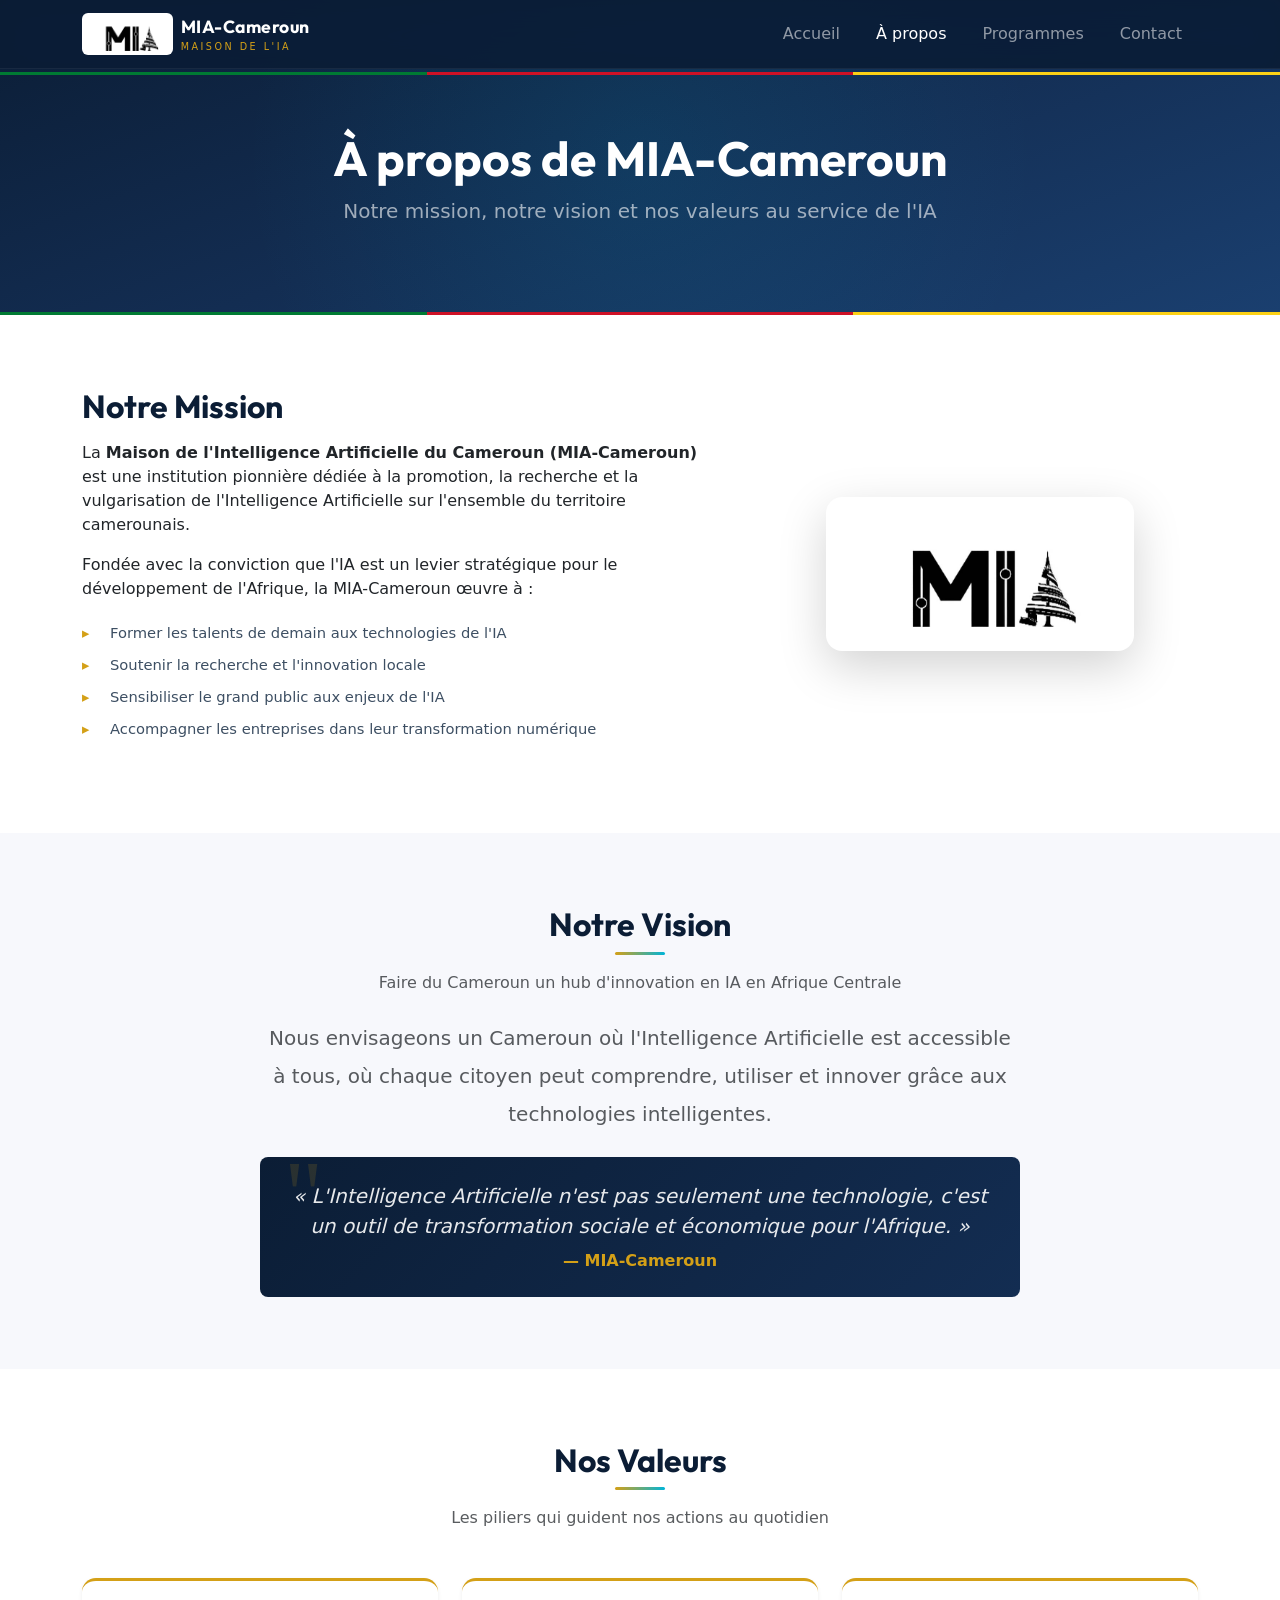
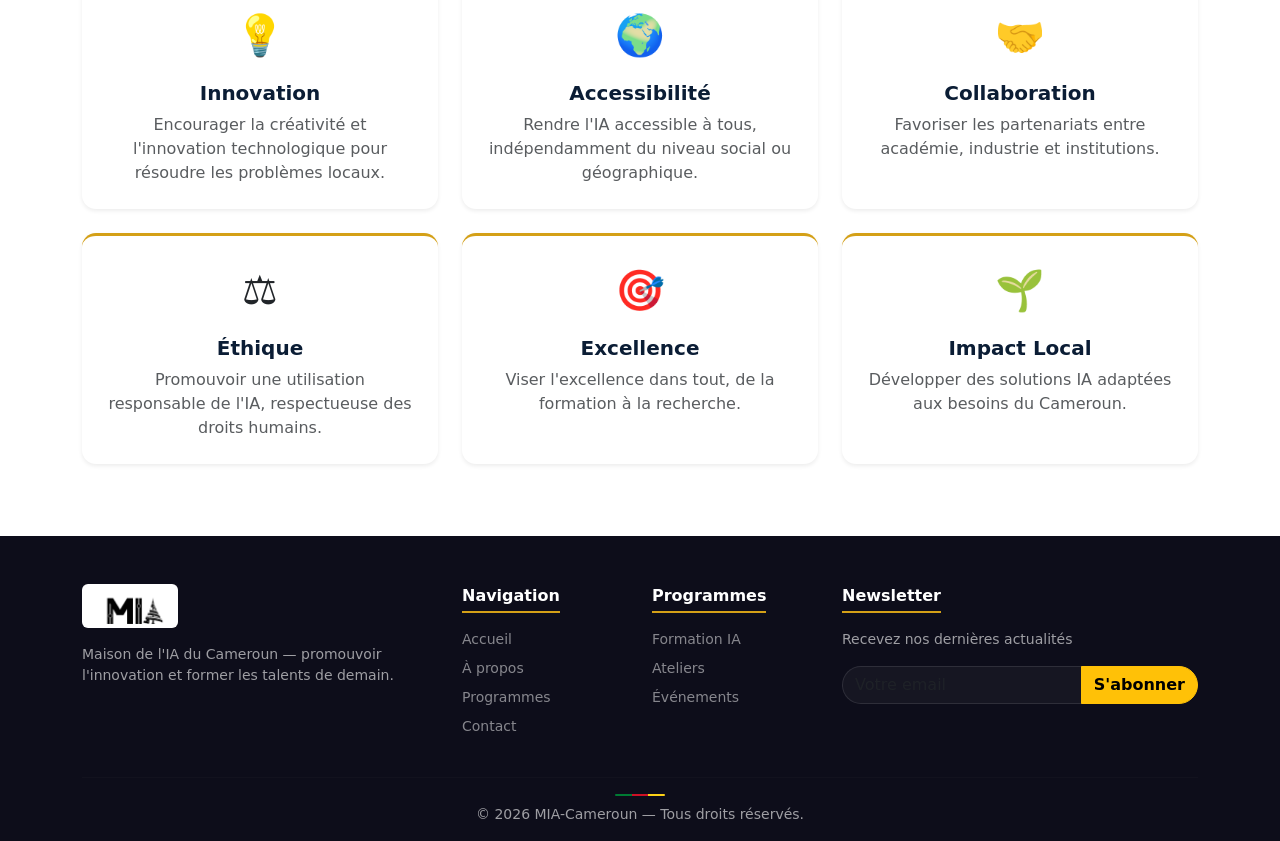
<file: bootstrap/a-propos-bs.html>
<!DOCTYPE html>
<html lang="fr">

<head>
    <meta charset="UTF-8">
    <meta name="viewport" content="width=device-width, initial-scale=1.0">
    <meta name="description" content="Mission, vision et valeurs de la MIA-Cameroun — Version Bootstrap.">
    <title>À propos | MIA-Cameroun</title>
    <link href="https://cdn.jsdelivr.net/npm/bootstrap@5.3.3/dist/css/bootstrap.min.css" rel="stylesheet">
    <link href="https://cdn.jsdelivr.net/npm/bootstrap-icons@1.11.3/font/bootstrap-icons.min.css" rel="stylesheet">
    <link rel="stylesheet" href="style-bs.css">
</head>

<body>

    <!-- Navbar -->
    <nav class="navbar navbar-expand-lg navbar-dark fixed-top"
        style="background:rgba(11,29,53,.92);backdrop-filter:blur(16px) saturate(1.8);border-bottom:1px solid rgba(255,255,255,.06);">
        <div class="container">
            <a class="navbar-brand d-flex align-items-center gap-2" href="index-bs.html">
                <img src="../logo.jpeg" alt="Logo MIA" height="42" class="rounded p-1" style="background:#fff;">
                <div>
                    <div class="fw-bold" style="font-family:'Outfit',sans-serif;font-size:1.1rem;letter-spacing:.5px;">
                        MIA-Cameroun</div>
                    <small class="d-block"
                        style="color:#d4a017;font-size:.6rem;letter-spacing:2.5px;text-transform:uppercase;">Maison de
                        l'IA</small>
                </div>
            </a>
            <button class="navbar-toggler border-0" type="button" data-bs-toggle="collapse"
                data-bs-target="#navbarNav"><span class="navbar-toggler-icon"></span></button>
            <div class="collapse navbar-collapse" id="navbarNav">
                <ul class="navbar-nav ms-auto gap-1">
                    <li class="nav-item"><a class="nav-link px-3 rounded-pill" href="index-bs.html">Accueil</a></li>
                    <li class="nav-item"><a class="nav-link active px-3 rounded-pill" href="a-propos-bs.html">À
                            propos</a></li>
                    <li class="nav-item"><a class="nav-link px-3 rounded-pill" href="programmes-bs.html">Programmes</a>
                    </li>
                    <li class="nav-item"><a class="nav-link px-3 rounded-pill" href="contact-bs.html">Contact</a></li>
                </ul>
            </div>
        </div>
    </nav>
    <div class="d-flex" style="position:fixed;top:72px;left:0;right:0;z-index:1030;height:3px;">
        <div style="flex:1;background:#007a33;"></div>
        <div style="flex:1;background:#ce1126;"></div>
        <div style="flex:1;background:#fcd116;"></div>
    </div>

    <!-- Banner -->
    <section class="page-banner-bs text-center text-white">
        <div class="container position-relative" style="z-index:2;">
            <h1 class="display-5 fw-bold" style="font-family:'Outfit',sans-serif;">À propos de MIA-Cameroun</h1>
            <p class="lead" style="color:rgba(255,255,255,.6);">Notre mission, notre vision et nos valeurs au service de
                l'IA</p>
        </div>
    </section>
    <div class="d-flex" style="height:3px;">
        <div style="flex:1;background:#007a33;"></div>
        <div style="flex:1;background:#ce1126;"></div>
        <div style="flex:1;background:#fcd116;"></div>
    </div>

    <!-- Mission -->
    <section class="py-5">
        <div class="container py-4">
            <div class="row align-items-center g-5">
                <div class="col-lg-7">
                    <h2 class="fw-bold mb-3" style="font-family:'Outfit',sans-serif;color:#0b1d35;">Notre Mission</h2>
                    <p>La <strong>Maison de l'Intelligence Artificielle du Cameroun (MIA-Cameroun)</strong> est une
                        institution pionnière dédiée à la promotion, la recherche et la vulgarisation de l'Intelligence
                        Artificielle sur l'ensemble du territoire camerounais.</p>
                    <p>Fondée avec la conviction que l'IA est un levier stratégique pour le développement de l'Afrique,
                        la MIA-Cameroun œuvre à :</p>
                    <ul class="list-unstyled check-list mt-3">
                        <li>Former les talents de demain aux technologies de l'IA</li>
                        <li>Soutenir la recherche et l'innovation locale</li>
                        <li>Sensibiliser le grand public aux enjeux de l'IA</li>
                        <li>Accompagner les entreprises dans leur transformation numérique</li>
                    </ul>
                </div>
                <div class="col-lg-5 text-center">
                    <div class="p-4 rounded-4 shadow-lg" style="background:#fff;display:inline-block;">
                        <img src="../logo.jpeg" alt="MIA-Cameroun" class="img-fluid" style="max-width:260px;">
                    </div>
                </div>
            </div>
        </div>
    </section>

    <!-- Vision -->
    <section class="py-5" style="background:#f7f8fc;">
        <div class="container py-4">
            <div class="text-center mb-4">
                <h2 class="fw-bold" style="font-family:'Outfit',sans-serif;color:#0b1d35;">Notre Vision</h2>
                <div class="mx-auto mt-2 mb-3 rounded"
                    style="width:50px;height:3px;background:linear-gradient(90deg,#d4a017,#00b4d8);"></div>
                <p class="text-muted mx-auto" style="max-width:560px;">Faire du Cameroun un hub d'innovation en IA en
                    Afrique Centrale</p>
            </div>
            <div class="mx-auto text-center" style="max-width:760px;">
                <p class="fs-5 text-muted" style="line-height:1.9;">
                    Nous envisageons un Cameroun où l'Intelligence Artificielle est accessible à tous, où chaque citoyen
                    peut comprendre, utiliser et innover grâce aux technologies intelligentes.
                </p>
                <div class="quote-box-bs rounded-3 p-4 mt-4 text-white">
                    <p class="fst-italic fs-5 mb-2 position-relative" style="z-index:1;color:rgba(255,255,255,.9);">«
                        L'Intelligence Artificielle n'est pas seulement une technologie, c'est un outil de
                        transformation sociale et économique pour l'Afrique. »</p>
                    <p class="fw-semibold mb-0 position-relative" style="z-index:1;color:#d4a017;">— MIA-Cameroun</p>
                </div>
            </div>
        </div>
    </section>

    <!-- Valeurs -->
    <section class="py-5">
        <div class="container py-4">
            <div class="text-center mb-5">
                <h2 class="fw-bold" style="font-family:'Outfit',sans-serif;color:#0b1d35;">Nos Valeurs</h2>
                <div class="mx-auto mt-2 mb-3 rounded"
                    style="width:50px;height:3px;background:linear-gradient(90deg,#d4a017,#00b4d8);"></div>
                <p class="text-muted">Les piliers qui guident nos actions au quotidien</p>
            </div>
            <div class="row g-4">
                <div class="col-md-6 col-lg-4">
                    <div class="card h-100 border-0 shadow-sm value-card-bs text-center p-4">
                        <div class="fs-1 mb-3">💡</div>
                        <h5 class="fw-bold" style="color:#0b1d35;">Innovation</h5>
                        <p class="text-muted mb-0">Encourager la créativité et l'innovation technologique pour résoudre
                            les problèmes locaux.</p>
                    </div>
                </div>
                <div class="col-md-6 col-lg-4">
                    <div class="card h-100 border-0 shadow-sm value-card-bs text-center p-4">
                        <div class="fs-1 mb-3">🌍</div>
                        <h5 class="fw-bold" style="color:#0b1d35;">Accessibilité</h5>
                        <p class="text-muted mb-0">Rendre l'IA accessible à tous, indépendamment du niveau social ou
                            géographique.</p>
                    </div>
                </div>
                <div class="col-md-6 col-lg-4">
                    <div class="card h-100 border-0 shadow-sm value-card-bs text-center p-4">
                        <div class="fs-1 mb-3">🤝</div>
                        <h5 class="fw-bold" style="color:#0b1d35;">Collaboration</h5>
                        <p class="text-muted mb-0">Favoriser les partenariats entre académie, industrie et institutions.
                        </p>
                    </div>
                </div>
                <div class="col-md-6 col-lg-4">
                    <div class="card h-100 border-0 shadow-sm value-card-bs text-center p-4">
                        <div class="fs-1 mb-3">⚖️</div>
                        <h5 class="fw-bold" style="color:#0b1d35;">Éthique</h5>
                        <p class="text-muted mb-0">Promouvoir une utilisation responsable de l'IA, respectueuse des
                            droits humains.</p>
                    </div>
                </div>
                <div class="col-md-6 col-lg-4">
                    <div class="card h-100 border-0 shadow-sm value-card-bs text-center p-4">
                        <div class="fs-1 mb-3">🎯</div>
                        <h5 class="fw-bold" style="color:#0b1d35;">Excellence</h5>
                        <p class="text-muted mb-0">Viser l'excellence dans tout, de la formation à la recherche.</p>
                    </div>
                </div>
                <div class="col-md-6 col-lg-4">
                    <div class="card h-100 border-0 shadow-sm value-card-bs text-center p-4">
                        <div class="fs-1 mb-3">🌱</div>
                        <h5 class="fw-bold" style="color:#0b1d35;">Impact Local</h5>
                        <p class="text-muted mb-0">Développer des solutions IA adaptées aux besoins du Cameroun.</p>
                    </div>
                </div>
            </div>
        </div>
    </section>

    <!-- Footer -->
    <footer class="pt-5 pb-3" style="background:#0d0d1a;color:rgba(255,255,255,.6);">
        <div class="container">
            <div class="row g-4 mb-4">
                <div class="col-lg-4">
                    <img src="../logo.jpeg" alt="MIA" height="44" class="rounded p-1 mb-3" style="background:#fff;">
                    <p class="small">Maison de l'IA du Cameroun — promouvoir l'innovation et former les talents de
                        demain.</p>
                </div>
                <div class="col-6 col-lg-2">
                    <h6 class="text-white mb-3 fw-bold"
                        style="border-bottom:2px solid #d4a017;display:inline-block;padding-bottom:6px;">Navigation</h6>
                    <ul class="list-unstyled small">
                        <li class="mb-2"><a href="index-bs.html" class="text-decoration-none"
                                style="color:rgba(255,255,255,.5);">Accueil</a></li>
                        <li class="mb-2"><a href="a-propos-bs.html" class="text-decoration-none"
                                style="color:rgba(255,255,255,.5);">À propos</a></li>
                        <li class="mb-2"><a href="programmes-bs.html" class="text-decoration-none"
                                style="color:rgba(255,255,255,.5);">Programmes</a></li>
                        <li class="mb-2"><a href="contact-bs.html" class="text-decoration-none"
                                style="color:rgba(255,255,255,.5);">Contact</a></li>
                    </ul>
                </div>
                <div class="col-6 col-lg-2">
                    <h6 class="text-white mb-3 fw-bold"
                        style="border-bottom:2px solid #d4a017;display:inline-block;padding-bottom:6px;">Programmes</h6>
                    <ul class="list-unstyled small">
                        <li class="mb-2"><a href="programmes-bs.html" class="text-decoration-none"
                                style="color:rgba(255,255,255,.5);">Formation IA</a></li>
                        <li class="mb-2"><a href="programmes-bs.html" class="text-decoration-none"
                                style="color:rgba(255,255,255,.5);">Ateliers</a></li>
                        <li class="mb-2"><a href="programmes-bs.html" class="text-decoration-none"
                                style="color:rgba(255,255,255,.5);">Événements</a></li>
                    </ul>
                </div>
                <div class="col-lg-4">
                    <h6 class="text-white mb-3 fw-bold"
                        style="border-bottom:2px solid #d4a017;display:inline-block;padding-bottom:6px;">Newsletter</h6>
                    <p class="small">Recevez nos dernières actualités</p>
                    <div class="input-group">
                        <input type="email" class="form-control rounded-start-pill" placeholder="Votre email"
                            style="background:rgba(255,255,255,.04);border-color:rgba(255,255,255,.1);color:#fff;">
                        <button class="btn btn-warning fw-semibold rounded-end-pill btn-shine">S'abonner</button>
                    </div>
                </div>
            </div>
            <hr style="border-color:rgba(255,255,255,.08);">
            <div class="text-center">
                <div class="d-flex mx-auto mb-2 rounded overflow-hidden" style="width:50px;height:2px;">
                    <div style="flex:1;background:#007a33;"></div>
                    <div style="flex:1;background:#ce1126;"></div>
                    <div style="flex:1;background:#fcd116;"></div>
                </div>
                <p class="small mb-0">&copy; 2026 MIA-Cameroun — Tous droits réservés.</p>
            </div>
        </div>
    </footer>

    <script src="https://cdn.jsdelivr.net/npm/bootstrap@5.3.3/dist/js/bootstrap.bundle.min.js"></script>
</body>

</html>
</file>
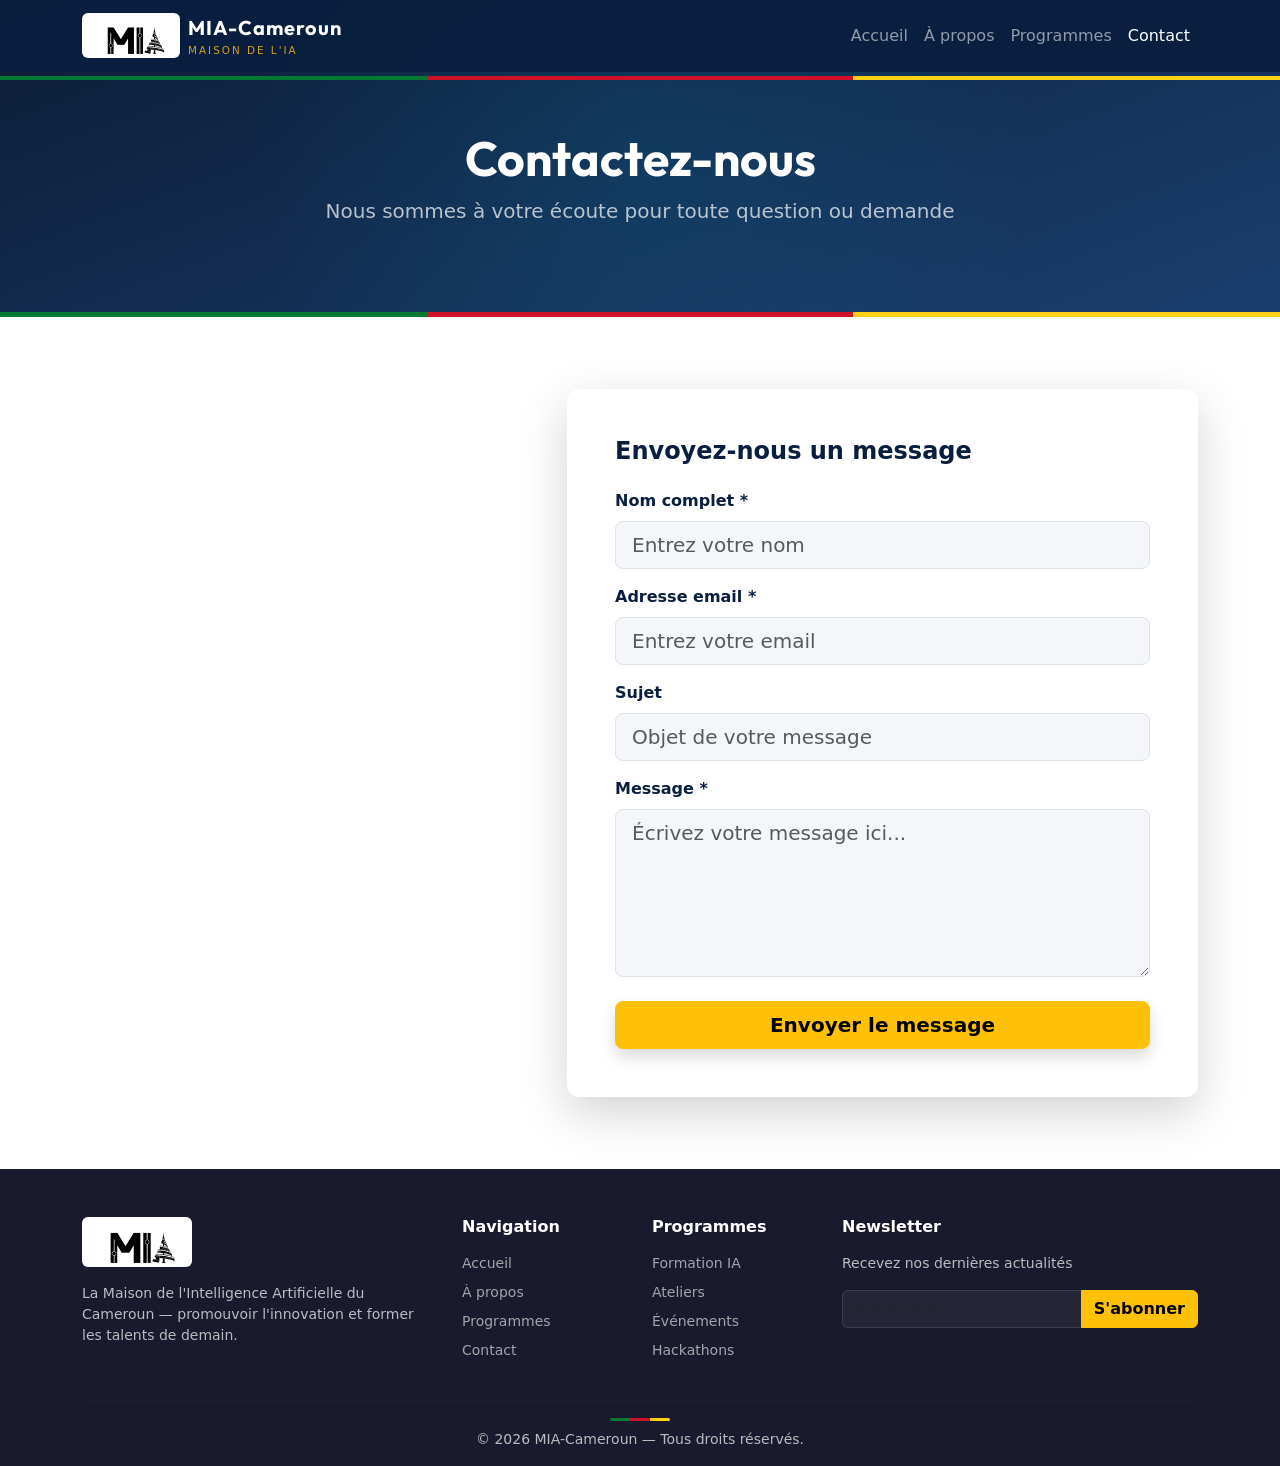
<file: bootstrap/contact-bs.html>
<!DOCTYPE html>
<html lang="fr">

<head>
    <meta charset="UTF-8">
    <meta name="viewport" content="width=device-width, initial-scale=1.0">
    <meta name="description" content="Contactez la MIA-Cameroun - Version Bootstrap.">
    <title>Contact | MIA-Cameroun</title>
    <link rel="preconnect" href="https://fonts.googleapis.com">
    <link
        href="https://fonts.googleapis.com/css2?family=Inter:wght@400;500;600;700&family=Outfit:wght@400;500;600;700;800&display=swap"
        rel="stylesheet">
    <link href="https://cdn.jsdelivr.net/npm/bootstrap@5.3.3/dist/css/bootstrap.min.css" rel="stylesheet">
    <link href="https://cdn.jsdelivr.net/npm/bootstrap-icons@1.11.3/font/bootstrap-icons.min.css" rel="stylesheet">
    <link rel="stylesheet" href="style-bs.css">
</head>

<body>

    <!-- Navbar -->
    <nav class="navbar navbar-expand-lg navbar-dark fixed-top"
        style="background: rgba(10,31,63,0.95); backdrop-filter: blur(10px);">
        <div class="container">
            <a class="navbar-brand d-flex align-items-center gap-2" href="index-bs.html">
                <img src="../logo.jpeg" alt="Logo MIA" height="45" class="rounded p-1" style="background:white;">
                <div>
                    <div class="fw-bold" style="font-family:'Outfit',sans-serif; letter-spacing:1px;">MIA-Cameroun</div>
                    <small class="d-block"
                        style="color:#d4a017; font-size:0.65rem; letter-spacing:2px; text-transform:uppercase;">Maison
                        de l'IA</small>
                </div>
            </a>
            <button class="navbar-toggler" type="button" data-bs-toggle="collapse" data-bs-target="#navbarNav">
                <span class="navbar-toggler-icon"></span>
            </button>
            <div class="collapse navbar-collapse" id="navbarNav">
                <ul class="navbar-nav ms-auto">
                    <li class="nav-item"><a class="nav-link" href="index-bs.html">Accueil</a></li>
                    <li class="nav-item"><a class="nav-link" href="a-propos-bs.html">À propos</a></li>
                    <li class="nav-item"><a class="nav-link" href="programmes-bs.html">Programmes</a></li>
                    <li class="nav-item"><a class="nav-link active" href="contact-bs.html">Contact</a></li>
                </ul>
            </div>
        </div>
    </nav>

    <!-- Tricolore -->
    <div class="d-flex" style="position:fixed;top:76px;left:0;right:0;z-index:1030;height:4px;">
        <div style="flex:1;background:#007a33;"></div>
        <div style="flex:1;background:#ce1126;"></div>
        <div style="flex:1;background:#fcd116;"></div>
    </div>

    <!-- Banner -->
    <section class="page-banner-bs text-center text-white">
        <div class="container position-relative" style="z-index:2;">
            <h1 class="display-5 fw-bold" style="font-family:'Outfit',sans-serif;">Contactez-nous</h1>
            <p class="lead" style="color:rgba(255,255,255,0.7);">Nous sommes à votre écoute pour toute question ou
                demande</p>
        </div>
    </section>

    <div class="d-flex" style="height:5px;">
        <div style="flex:1;background:#007a33;"></div>
        <div style="flex:1;background:#ce1126;"></div>
        <div style="flex:1;background:#fcd116;"></div>
    </div>

    <!-- Contact Section -->
    <section class="py-5">
        <div class="container py-4">
            <div class="row g-5">
                <!-- Contact Info -->
                <div class="col-lg-5">
                    <div class="contact-panel text-white p-4 p-lg-5 h-100">
                        <h4 class="fw-bold mb-4">Nos Coordonnées</h4>

                        <div class="d-flex gap-3 mb-4">
                            <div class="d-flex align-items-center justify-content-center rounded-3 flex-shrink-0"
                                style="width:45px;height:45px;background:rgba(255,255,255,0.1);">
                                <i class="bi bi-geo-alt-fill"></i>
                            </div>
                            <div>
                                <h6 class="fw-bold mb-1">Adresse</h6>
                                <p class="small mb-0" style="color:rgba(255,255,255,0.7);">Quartier Bastos,
                                    Yaoundé<br>Cameroun</p>
                            </div>
                        </div>

                        <div class="d-flex gap-3 mb-4">
                            <div class="d-flex align-items-center justify-content-center rounded-3 flex-shrink-0"
                                style="width:45px;height:45px;background:rgba(255,255,255,0.1);">
                                <i class="bi bi-envelope-fill"></i>
                            </div>
                            <div>
                                <h6 class="fw-bold mb-1">Email</h6>
                                <p class="small mb-0" style="color:rgba(255,255,255,0.7);">contact@mia-cameroun.cm</p>
                            </div>
                        </div>

                        <div class="d-flex gap-3 mb-4">
                            <div class="d-flex align-items-center justify-content-center rounded-3 flex-shrink-0"
                                style="width:45px;height:45px;background:rgba(255,255,255,0.1);">
                                <i class="bi bi-telephone-fill"></i>
                            </div>
                            <div>
                                <h6 class="fw-bold mb-1">Téléphone</h6>
                                <p class="small mb-0" style="color:rgba(255,255,255,0.7);">+237 6XX XXX XXX</p>
                            </div>
                        </div>

                        <div class="d-flex gap-3 mb-4">
                            <div class="d-flex align-items-center justify-content-center rounded-3 flex-shrink-0"
                                style="width:45px;height:45px;background:rgba(255,255,255,0.1);">
                                <i class="bi bi-clock-fill"></i>
                            </div>
                            <div>
                                <h6 class="fw-bold mb-1">Horaires</h6>
                                <p class="small mb-0" style="color:rgba(255,255,255,0.7);">Lun - Ven : 8h00 -
                                    17h00<br>Sam : 9h00 - 13h00</p>
                            </div>
                        </div>

                        <hr style="border-color:rgba(255,255,255,0.15);">
                        <h6 class="fw-bold mb-3">Suivez-nous</h6>
                        <div class="d-flex gap-2">
                            <a href="#" class="btn btn-sm rounded-3"
                                style="background:rgba(255,255,255,0.1);color:white;width:40px;height:40px;display:flex;align-items:center;justify-content:center;">
                                <i class="bi bi-facebook"></i>
                            </a>
                            <a href="#" class="btn btn-sm rounded-3"
                                style="background:rgba(255,255,255,0.1);color:white;width:40px;height:40px;display:flex;align-items:center;justify-content:center;">
                                <i class="bi bi-twitter-x"></i>
                            </a>
                            <a href="#" class="btn btn-sm rounded-3"
                                style="background:rgba(255,255,255,0.1);color:white;width:40px;height:40px;display:flex;align-items:center;justify-content:center;">
                                <i class="bi bi-linkedin"></i>
                            </a>
                            <a href="#" class="btn btn-sm rounded-3"
                                style="background:rgba(255,255,255,0.1);color:white;width:40px;height:40px;display:flex;align-items:center;justify-content:center;">
                                <i class="bi bi-youtube"></i>
                            </a>
                        </div>
                    </div>
                </div>

                <!-- Form -->
                <div class="col-lg-7">
                    <div class="card border-0 shadow-lg p-4 p-lg-5" style="border-radius:12px;">
                        <h4 class="fw-bold mb-4" style="color:#0a1f3f;">Envoyez-nous un message</h4>
                        <form id="contactForm" onsubmit="handleSubmit(event)">
                            <div class="mb-3">
                                <label for="nom" class="form-label fw-semibold" style="color:#0a1f3f;">Nom complet
                                    *</label>
                                <input type="text" class="form-control form-control-lg" id="nom"
                                    placeholder="Entrez votre nom" required style="background:#f4f6f9;">
                            </div>
                            <div class="mb-3">
                                <label for="email" class="form-label fw-semibold" style="color:#0a1f3f;">Adresse email
                                    *</label>
                                <input type="email" class="form-control form-control-lg" id="email"
                                    placeholder="Entrez votre email" required style="background:#f4f6f9;">
                            </div>
                            <div class="mb-3">
                                <label for="sujet" class="form-label fw-semibold" style="color:#0a1f3f;">Sujet</label>
                                <input type="text" class="form-control form-control-lg" id="sujet"
                                    placeholder="Objet de votre message" style="background:#f4f6f9;">
                            </div>
                            <div class="mb-4">
                                <label for="message" class="form-label fw-semibold" style="color:#0a1f3f;">Message
                                    *</label>
                                <textarea class="form-control form-control-lg" id="message" rows="5"
                                    placeholder="Écrivez votre message ici..." required
                                    style="background:#f4f6f9;"></textarea>
                            </div>
                            <button type="submit" class="btn btn-warning btn-lg fw-semibold w-100 shadow">Envoyer le
                                message</button>
                        </form>
                        <div id="successMsg" class="alert alert-success mt-3 text-center fw-semibold"
                            style="display:none;">
                            ✅ Votre message a été envoyé avec succès ! Nous vous répondrons dans les plus brefs délais.
                        </div>
                    </div>
                </div>
            </div>
        </div>
    </section>

    <!-- Footer -->
    <footer class="pt-5 pb-3" style="background:#1a1a2e; color:rgba(255,255,255,0.7);">
        <div class="container">
            <div class="row g-4 mb-4">
                <div class="col-lg-4">
                    <img src="../logo.jpeg" alt="MIA" height="50" class="rounded p-1 mb-3" style="background:white;">
                    <p class="small">La Maison de l'Intelligence Artificielle du Cameroun — promouvoir l'innovation et
                        former les talents de demain.</p>
                </div>
                <div class="col-6 col-lg-2">
                    <h6 class="text-white mb-3 fw-bold">Navigation</h6>
                    <ul class="list-unstyled small">
                        <li class="mb-2"><a href="index-bs.html" class="text-decoration-none"
                                style="color:rgba(255,255,255,0.6);">Accueil</a></li>
                        <li class="mb-2"><a href="a-propos-bs.html" class="text-decoration-none"
                                style="color:rgba(255,255,255,0.6);">À propos</a></li>
                        <li class="mb-2"><a href="programmes-bs.html" class="text-decoration-none"
                                style="color:rgba(255,255,255,0.6);">Programmes</a></li>
                        <li class="mb-2"><a href="contact-bs.html" class="text-decoration-none"
                                style="color:rgba(255,255,255,0.6);">Contact</a></li>
                    </ul>
                </div>
                <div class="col-6 col-lg-2">
                    <h6 class="text-white mb-3 fw-bold">Programmes</h6>
                    <ul class="list-unstyled small">
                        <li class="mb-2"><a href="programmes-bs.html" class="text-decoration-none"
                                style="color:rgba(255,255,255,0.6);">Formation IA</a></li>
                        <li class="mb-2"><a href="programmes-bs.html" class="text-decoration-none"
                                style="color:rgba(255,255,255,0.6);">Ateliers</a></li>
                        <li class="mb-2"><a href="programmes-bs.html" class="text-decoration-none"
                                style="color:rgba(255,255,255,0.6);">Événements</a></li>
                        <li class="mb-2"><a href="programmes-bs.html" class="text-decoration-none"
                                style="color:rgba(255,255,255,0.6);">Hackathons</a></li>
                    </ul>
                </div>
                <div class="col-lg-4">
                    <h6 class="text-white mb-3 fw-bold">Newsletter</h6>
                    <p class="small">Recevez nos dernières actualités</p>
                    <div class="input-group">
                        <input type="email" class="form-control" placeholder="Votre email"
                            style="background:rgba(255,255,255,0.05);border-color:rgba(255,255,255,0.1);color:white;">
                        <button class="btn btn-warning fw-semibold">S'abonner</button>
                    </div>
                </div>
            </div>
            <hr style="border-color:rgba(255,255,255,0.1);">
            <div class="text-center">
                <div class="d-flex mx-auto mb-2 rounded overflow-hidden" style="width:60px;height:3px;">
                    <div style="flex:1;background:#007a33;"></div>
                    <div style="flex:1;background:#ce1126;"></div>
                    <div style="flex:1;background:#fcd116;"></div>
                </div>
                <p class="small mb-0">&copy; 2026 MIA-Cameroun — Tous droits réservés.</p>
            </div>
        </div>
    </footer>

    <script src="https://cdn.jsdelivr.net/npm/bootstrap@5.3.3/dist/js/bootstrap.bundle.min.js"></script>
    <script>
        function handleSubmit(e) {
            e.preventDefault();
            document.getElementById('contactForm').style.display = 'none';
            document.getElementById('successMsg').style.display = 'block';
        }
    </script>
</body>

</html>
</file>
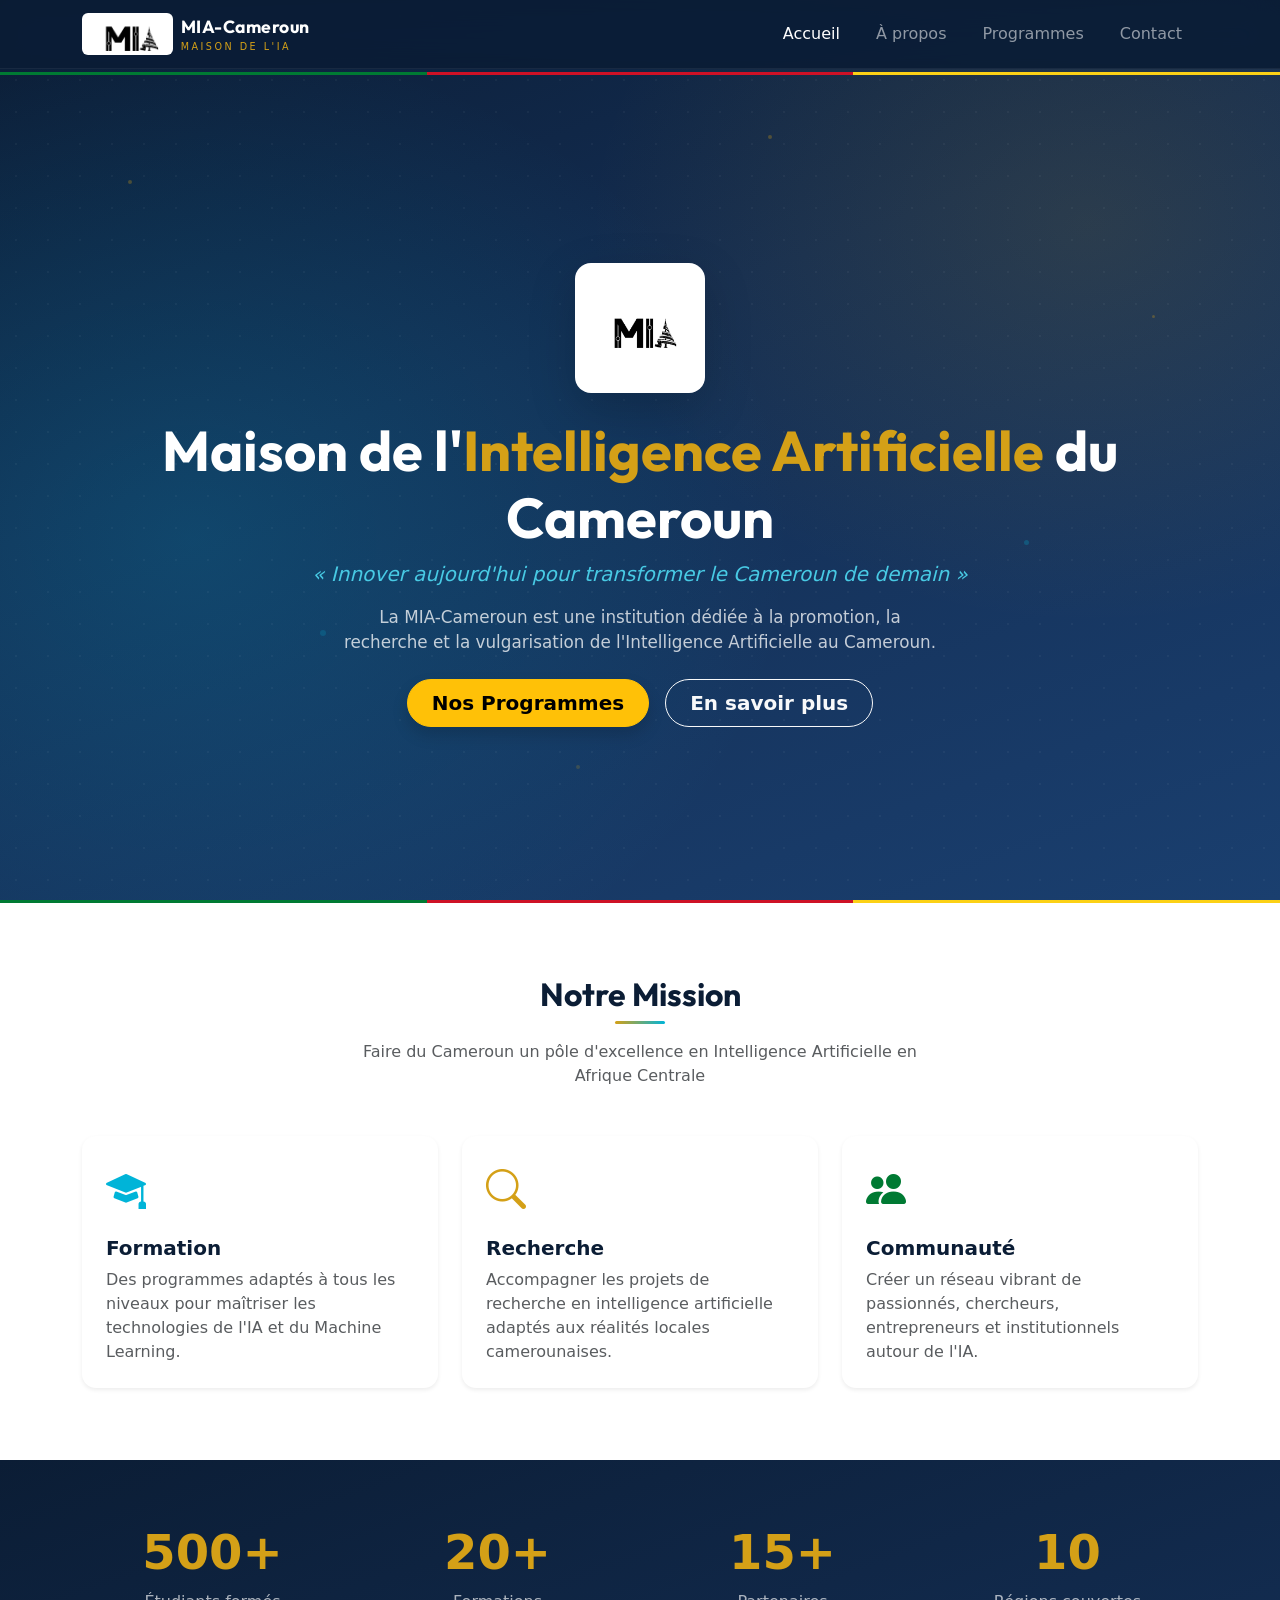
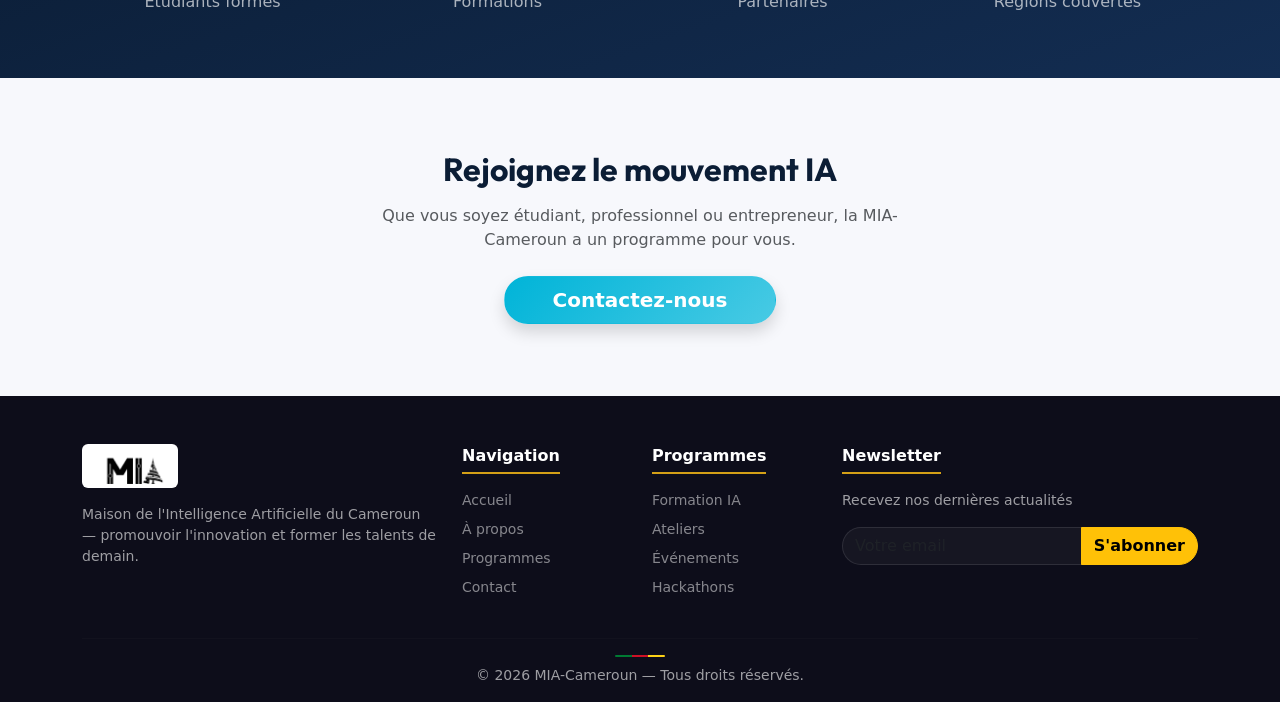
<file: bootstrap/index-bs.html>
<!DOCTYPE html>
<html lang="fr">

<head>
    <meta charset="UTF-8">
    <meta name="viewport" content="width=device-width, initial-scale=1.0">
    <meta name="description"
        content="MIA-Cameroun — Maison de l'Intelligence Artificielle du Cameroun. Version Bootstrap.">
    <title>MIA-Cameroun | Accueil</title>
    <link href="https://cdn.jsdelivr.net/npm/bootstrap@5.3.3/dist/css/bootstrap.min.css" rel="stylesheet">
    <link href="https://cdn.jsdelivr.net/npm/bootstrap-icons@1.11.3/font/bootstrap-icons.min.css" rel="stylesheet">
    <link rel="stylesheet" href="style-bs.css">
</head>

<body>

    <!-- Navbar -->
    <nav class="navbar navbar-expand-lg navbar-dark fixed-top"
        style="background:rgba(11,29,53,.92);backdrop-filter:blur(16px) saturate(1.8);border-bottom:1px solid rgba(255,255,255,.06);">
        <div class="container">
            <a class="navbar-brand d-flex align-items-center gap-2" href="index-bs.html">
                <img src="../logo.jpeg" alt="Logo MIA" height="42" class="rounded p-1" style="background:#fff;">
                <div>
                    <div class="fw-bold" style="font-family:'Outfit',sans-serif;font-size:1.1rem;letter-spacing:.5px;">
                        MIA-Cameroun</div>
                    <small class="d-block"
                        style="color:#d4a017;font-size:.6rem;letter-spacing:2.5px;text-transform:uppercase;">Maison de
                        l'IA</small>
                </div>
            </a>
            <button class="navbar-toggler border-0" type="button" data-bs-toggle="collapse"
                data-bs-target="#navbarNav"><span class="navbar-toggler-icon"></span></button>
            <div class="collapse navbar-collapse" id="navbarNav">
                <ul class="navbar-nav ms-auto gap-1">
                    <li class="nav-item"><a class="nav-link active px-3 rounded-pill" href="index-bs.html">Accueil</a>
                    </li>
                    <li class="nav-item"><a class="nav-link px-3 rounded-pill" href="a-propos-bs.html">À propos</a></li>
                    <li class="nav-item"><a class="nav-link px-3 rounded-pill" href="programmes-bs.html">Programmes</a>
                    </li>
                    <li class="nav-item"><a class="nav-link px-3 rounded-pill" href="contact-bs.html">Contact</a></li>
                </ul>
            </div>
        </div>
    </nav>

    <!-- Tricolore fixe -->
    <div class="d-flex" style="position:fixed;top:72px;left:0;right:0;z-index:1030;height:3px;">
        <div style="flex:1;background:#007a33;"></div>
        <div style="flex:1;background:#ce1126;"></div>
        <div style="flex:1;background:#fcd116;"></div>
    </div>

    <!-- Hero -->
    <section class="hero-section d-flex align-items-center justify-content-center text-center text-white"
        style="min-height:100vh;padding-top:90px;">
        <div class="particles"><span></span><span></span><span></span><span></span><span></span><span></span></div>
        <div class="container position-relative" style="z-index:2;">
            <img src="../logo.jpeg" alt="Logo MIA" class="hero-logo mx-auto mb-4 rounded-4 p-3 shadow-lg"
                style="width:130px;height:130px;object-fit:contain;background:#fff;">
            <h1 class="display-4 fw-bold mb-2" style="font-family:'Outfit',sans-serif;">
                Maison de l'<span style="color:#d4a017;">Intelligence Artificielle</span> du Cameroun
            </h1>
            <p class="lead fst-italic mb-3" style="color:#48cae4;">« Innover aujourd'hui pour transformer le Cameroun de
                demain »</p>
            <p class="mx-auto mb-4" style="max-width:600px;color:rgba(255,255,255,.75);font-size:1.05rem;">
                La MIA-Cameroun est une institution dédiée à la promotion, la recherche et la vulgarisation de
                l'Intelligence Artificielle au Cameroun.
            </p>
            <div class="d-flex gap-3 justify-content-center flex-wrap">
                <a href="programmes-bs.html"
                    class="btn btn-warning btn-lg fw-semibold px-4 shadow rounded-pill btn-shine">Nos Programmes</a>
                <a href="a-propos-bs.html" class="btn btn-outline-light btn-lg fw-semibold px-4 rounded-pill">En savoir
                    plus</a>
            </div>
        </div>
    </section>

    <!-- Tricolore -->
    <div class="d-flex" style="height:3px;">
        <div style="flex:1;background:#007a33;"></div>
        <div style="flex:1;background:#ce1126;"></div>
        <div style="flex:1;background:#fcd116;"></div>
    </div>

    <!-- Mission -->
    <section class="py-5">
        <div class="container py-4">
            <div class="text-center mb-5">
                <h2 class="fw-bold" style="font-family:'Outfit',sans-serif;color:#0b1d35;">Notre Mission</h2>
                <div class="mx-auto mt-2 mb-3 rounded"
                    style="width:50px;height:3px;background:linear-gradient(90deg,#d4a017,#00b4d8);"></div>
                <p class="text-muted mx-auto" style="max-width:560px;">Faire du Cameroun un pôle d'excellence en
                    Intelligence Artificielle en Afrique Centrale</p>
            </div>
            <div class="row g-4">
                <div class="col-md-4">
                    <div class="card h-100 border-0 shadow-sm card-hover p-4">
                        <i class="bi bi-mortarboard-fill fs-1 mb-3" style="color:#00b4d8;"></i>
                        <h5 class="fw-bold" style="color:#0b1d35;">Formation</h5>
                        <p class="text-muted mb-0">Des programmes adaptés à tous les niveaux pour maîtriser les
                            technologies de l'IA et du Machine Learning.</p>
                    </div>
                </div>
                <div class="col-md-4">
                    <div class="card h-100 border-0 shadow-sm card-hover p-4">
                        <i class="bi bi-search fs-1 mb-3" style="color:#d4a017;"></i>
                        <h5 class="fw-bold" style="color:#0b1d35;">Recherche</h5>
                        <p class="text-muted mb-0">Accompagner les projets de recherche en intelligence artificielle
                            adaptés aux réalités locales camerounaises.</p>
                    </div>
                </div>
                <div class="col-md-4">
                    <div class="card h-100 border-0 shadow-sm card-hover p-4">
                        <i class="bi bi-people-fill fs-1 mb-3" style="color:#007a33;"></i>
                        <h5 class="fw-bold" style="color:#0b1d35;">Communauté</h5>
                        <p class="text-muted mb-0">Créer un réseau vibrant de passionnés, chercheurs, entrepreneurs et
                            institutionnels autour de l'IA.</p>
                    </div>
                </div>
            </div>
        </div>
    </section>

    <!-- Stats -->
    <section class="py-5 text-white" style="background:linear-gradient(160deg,#0b1d35,#132d52);">
        <div class="container py-3">
            <div class="row text-center g-4">
                <div class="col-6 col-md-3">
                    <h2 class="display-5 fw-bold" style="color:#d4a017;">500+</h2>
                    <p class="mb-0" style="color:rgba(255,255,255,.65);">Étudiants formés</p>
                </div>
                <div class="col-6 col-md-3">
                    <h2 class="display-5 fw-bold" style="color:#d4a017;">20+</h2>
                    <p class="mb-0" style="color:rgba(255,255,255,.65);">Formations</p>
                </div>
                <div class="col-6 col-md-3">
                    <h2 class="display-5 fw-bold" style="color:#d4a017;">15+</h2>
                    <p class="mb-0" style="color:rgba(255,255,255,.65);">Partenaires</p>
                </div>
                <div class="col-6 col-md-3">
                    <h2 class="display-5 fw-bold" style="color:#d4a017;">10</h2>
                    <p class="mb-0" style="color:rgba(255,255,255,.65);">Régions couvertes</p>
                </div>
            </div>
        </div>
    </section>

    <!-- CTA -->
    <section class="py-5" style="background:#f7f8fc;">
        <div class="container text-center py-4">
            <h2 class="fw-bold mb-3" style="font-family:'Outfit',sans-serif;color:#0b1d35;">Rejoignez le mouvement IA
            </h2>
            <p class="text-muted mx-auto mb-4" style="max-width:520px;">Que vous soyez étudiant, professionnel ou
                entrepreneur, la MIA-Cameroun a un programme pour vous.</p>
            <a href="contact-bs.html" class="btn btn-lg fw-semibold px-5 text-white rounded-pill shadow btn-shine"
                style="background:linear-gradient(135deg,#00b4d8,#48cae4);">Contactez-nous</a>
        </div>
    </section>

    <!-- Footer -->
    <footer class="pt-5 pb-3" style="background:#0d0d1a;color:rgba(255,255,255,.6);">
        <div class="container">
            <div class="row g-4 mb-4">
                <div class="col-lg-4">
                    <img src="../logo.jpeg" alt="MIA" height="44" class="rounded p-1 mb-3" style="background:#fff;">
                    <p class="small">Maison de l'Intelligence Artificielle du Cameroun — promouvoir l'innovation et
                        former les talents de demain.</p>
                </div>
                <div class="col-6 col-lg-2">
                    <h6 class="text-white mb-3 fw-bold"
                        style="border-bottom:2px solid #d4a017;display:inline-block;padding-bottom:6px;">Navigation</h6>
                    <ul class="list-unstyled small">
                        <li class="mb-2"><a href="index-bs.html" class="text-decoration-none"
                                style="color:rgba(255,255,255,.5);">Accueil</a></li>
                        <li class="mb-2"><a href="a-propos-bs.html" class="text-decoration-none"
                                style="color:rgba(255,255,255,.5);">À propos</a></li>
                        <li class="mb-2"><a href="programmes-bs.html" class="text-decoration-none"
                                style="color:rgba(255,255,255,.5);">Programmes</a></li>
                        <li class="mb-2"><a href="contact-bs.html" class="text-decoration-none"
                                style="color:rgba(255,255,255,.5);">Contact</a></li>
                    </ul>
                </div>
                <div class="col-6 col-lg-2">
                    <h6 class="text-white mb-3 fw-bold"
                        style="border-bottom:2px solid #d4a017;display:inline-block;padding-bottom:6px;">Programmes</h6>
                    <ul class="list-unstyled small">
                        <li class="mb-2"><a href="programmes-bs.html" class="text-decoration-none"
                                style="color:rgba(255,255,255,.5);">Formation IA</a></li>
                        <li class="mb-2"><a href="programmes-bs.html" class="text-decoration-none"
                                style="color:rgba(255,255,255,.5);">Ateliers</a></li>
                        <li class="mb-2"><a href="programmes-bs.html" class="text-decoration-none"
                                style="color:rgba(255,255,255,.5);">Événements</a></li>
                        <li class="mb-2"><a href="programmes-bs.html" class="text-decoration-none"
                                style="color:rgba(255,255,255,.5);">Hackathons</a></li>
                    </ul>
                </div>
                <div class="col-lg-4">
                    <h6 class="text-white mb-3 fw-bold"
                        style="border-bottom:2px solid #d4a017;display:inline-block;padding-bottom:6px;">Newsletter</h6>
                    <p class="small">Recevez nos dernières actualités</p>
                    <div class="input-group">
                        <input type="email" class="form-control rounded-start-pill" placeholder="Votre email"
                            style="background:rgba(255,255,255,.04);border-color:rgba(255,255,255,.1);color:#fff;">
                        <button class="btn btn-warning fw-semibold rounded-end-pill btn-shine">S'abonner</button>
                    </div>
                </div>
            </div>
            <hr style="border-color:rgba(255,255,255,.08);">
            <div class="text-center">
                <div class="d-flex mx-auto mb-2 rounded overflow-hidden" style="width:50px;height:2px;">
                    <div style="flex:1;background:#007a33;"></div>
                    <div style="flex:1;background:#ce1126;"></div>
                    <div style="flex:1;background:#fcd116;"></div>
                </div>
                <p class="small mb-0">&copy; 2026 MIA-Cameroun — Tous droits réservés.</p>
            </div>
        </div>
    </footer>

    <script src="https://cdn.jsdelivr.net/npm/bootstrap@5.3.3/dist/js/bootstrap.bundle.min.js"></script>
</body>

</html>
</file>
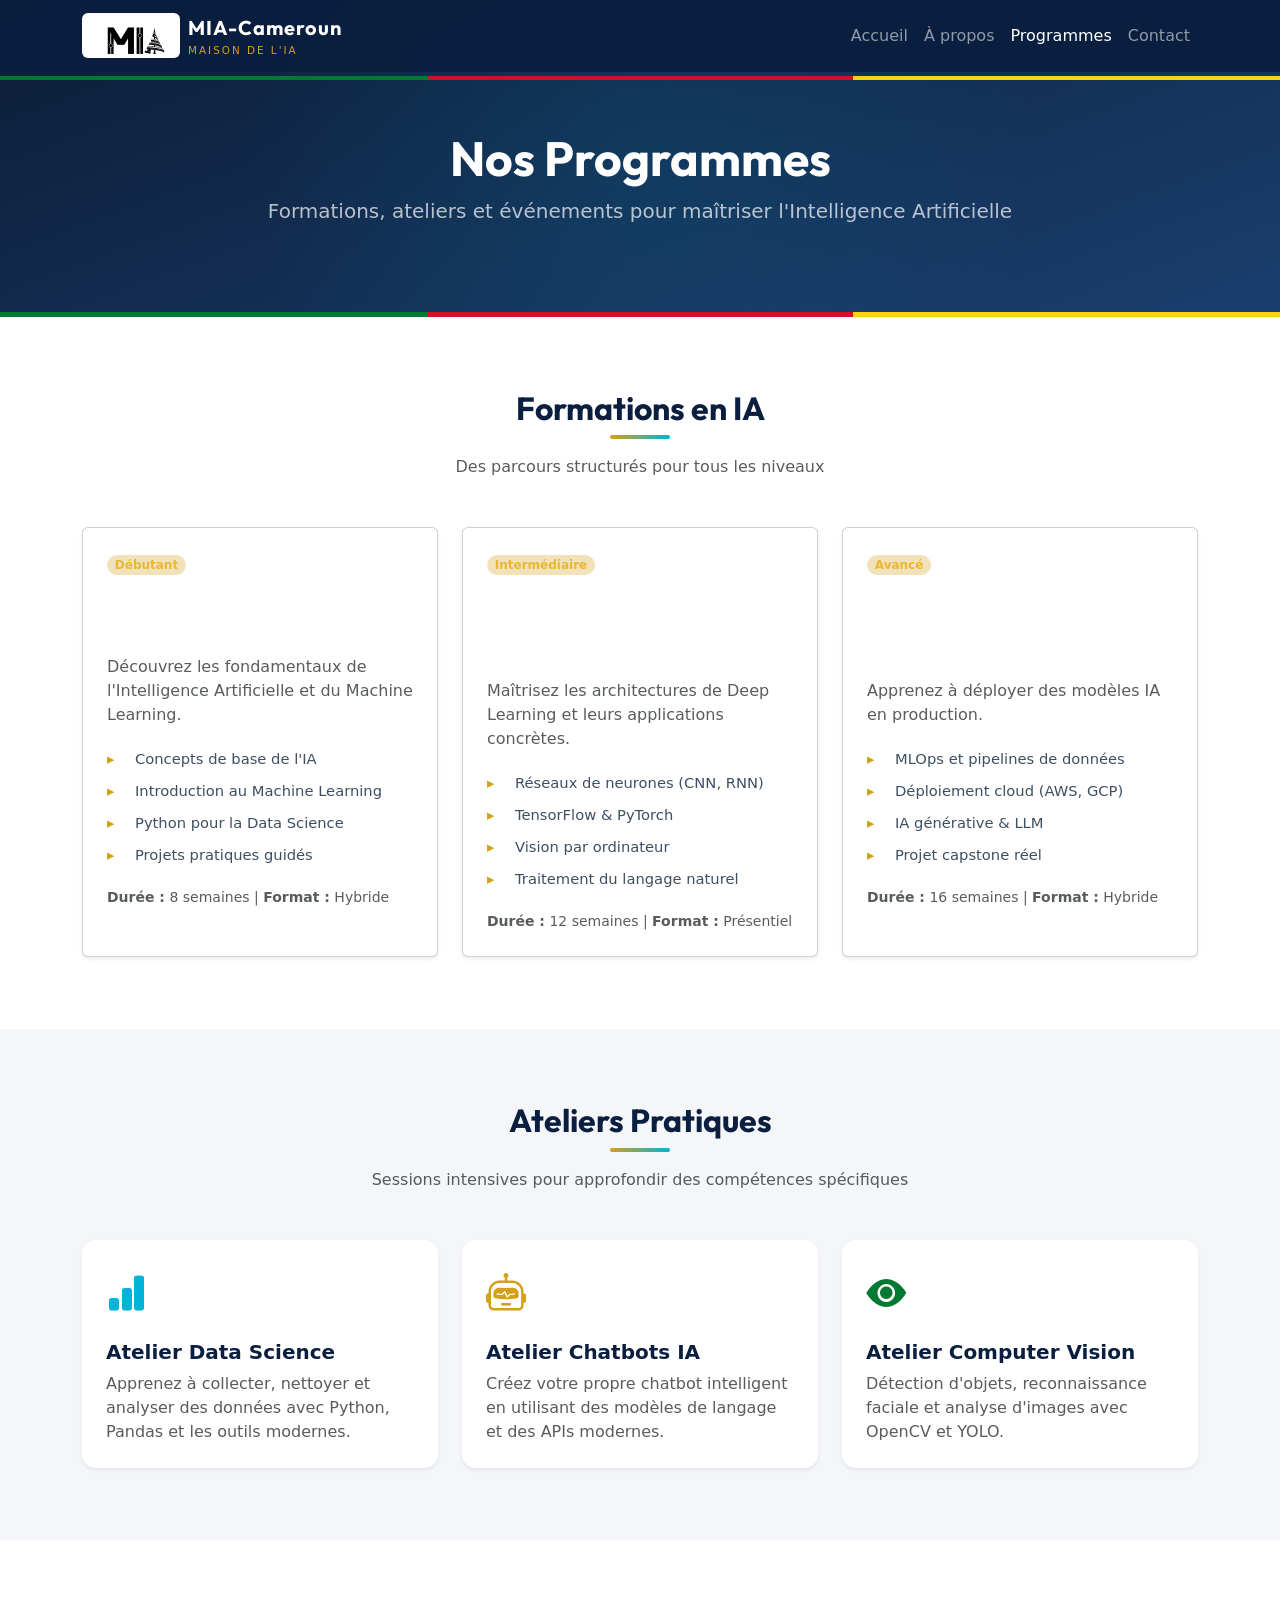
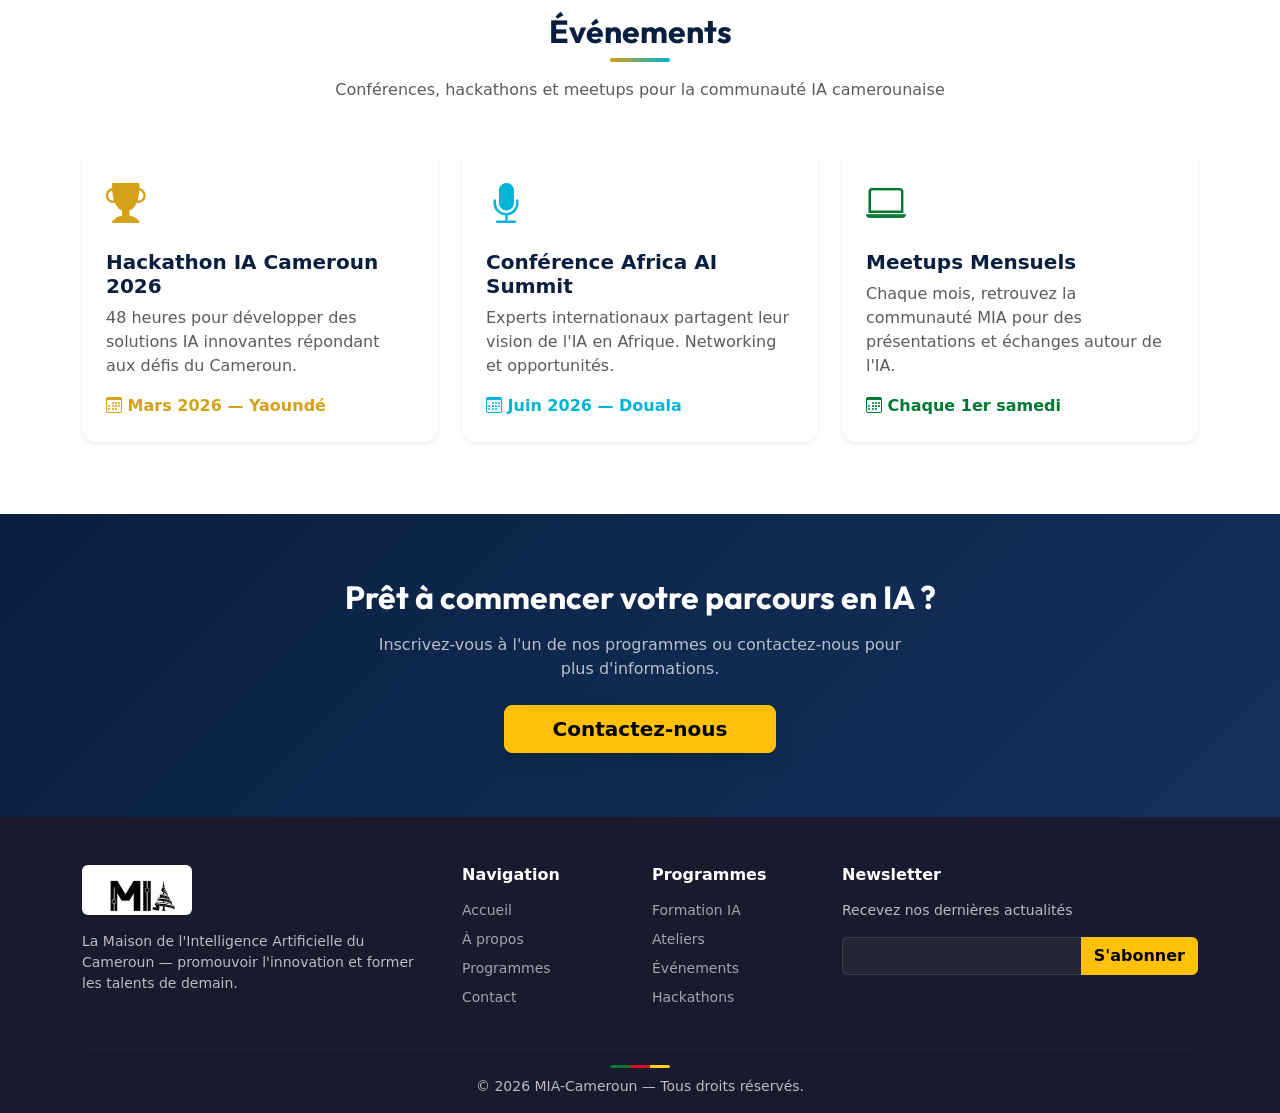
<file: bootstrap/programmes-bs.html>
<!DOCTYPE html>
<html lang="fr">

<head>
    <meta charset="UTF-8">
    <meta name="viewport" content="width=device-width, initial-scale=1.0">
    <meta name="description"
        content="Programmes de formation, ateliers et événements IA - MIA-Cameroun Version Bootstrap.">
    <title>Programmes | MIA-Cameroun</title>
    <link rel="preconnect" href="https://fonts.googleapis.com">
    <link
        href="https://fonts.googleapis.com/css2?family=Inter:wght@400;500;600;700&family=Outfit:wght@400;500;600;700;800&display=swap"
        rel="stylesheet">
    <link href="https://cdn.jsdelivr.net/npm/bootstrap@5.3.3/dist/css/bootstrap.min.css" rel="stylesheet">
    <link href="https://cdn.jsdelivr.net/npm/bootstrap-icons@1.11.3/font/bootstrap-icons.min.css" rel="stylesheet">
    <link rel="stylesheet" href="style-bs.css">
</head>

<body>

    <!-- Navbar -->
    <nav class="navbar navbar-expand-lg navbar-dark fixed-top"
        style="background: rgba(10,31,63,0.95); backdrop-filter: blur(10px);">
        <div class="container">
            <a class="navbar-brand d-flex align-items-center gap-2" href="index-bs.html">
                <img src="../logo.jpeg" alt="Logo MIA" height="45" class="rounded p-1" style="background:white;">
                <div>
                    <div class="fw-bold" style="font-family:'Outfit',sans-serif; letter-spacing:1px;">MIA-Cameroun</div>
                    <small class="d-block"
                        style="color:#d4a017; font-size:0.65rem; letter-spacing:2px; text-transform:uppercase;">Maison
                        de l'IA</small>
                </div>
            </a>
            <button class="navbar-toggler" type="button" data-bs-toggle="collapse" data-bs-target="#navbarNav">
                <span class="navbar-toggler-icon"></span>
            </button>
            <div class="collapse navbar-collapse" id="navbarNav">
                <ul class="navbar-nav ms-auto">
                    <li class="nav-item"><a class="nav-link" href="index-bs.html">Accueil</a></li>
                    <li class="nav-item"><a class="nav-link" href="a-propos-bs.html">À propos</a></li>
                    <li class="nav-item"><a class="nav-link active" href="programmes-bs.html">Programmes</a></li>
                    <li class="nav-item"><a class="nav-link" href="contact-bs.html">Contact</a></li>
                </ul>
            </div>
        </div>
    </nav>

    <!-- Tricolore -->
    <div class="d-flex" style="position:fixed;top:76px;left:0;right:0;z-index:1030;height:4px;">
        <div style="flex:1;background:#007a33;"></div>
        <div style="flex:1;background:#ce1126;"></div>
        <div style="flex:1;background:#fcd116;"></div>
    </div>

    <!-- Banner -->
    <section class="page-banner-bs text-center text-white">
        <div class="container position-relative" style="z-index:2;">
            <h1 class="display-5 fw-bold" style="font-family:'Outfit',sans-serif;">Nos Programmes</h1>
            <p class="lead" style="color:rgba(255,255,255,0.7);">Formations, ateliers et événements pour maîtriser
                l'Intelligence Artificielle</p>
        </div>
    </section>

    <div class="d-flex" style="height:5px;">
        <div style="flex:1;background:#007a33;"></div>
        <div style="flex:1;background:#ce1126;"></div>
        <div style="flex:1;background:#fcd116;"></div>
    </div>

    <!-- Formations IA -->
    <section class="py-5">
        <div class="container py-4">
            <div class="text-center mb-5">
                <h2 class="fw-bold" style="font-family:'Outfit',sans-serif; color:#0a1f3f;">Formations en IA</h2>
                <div class="mx-auto mt-2 mb-3 rounded"
                    style="width:60px;height:4px;background:linear-gradient(to right,#d4a017,#00b4d8);"></div>
                <p class="text-muted mx-auto" style="max-width:600px;">Des parcours structurés pour tous les niveaux</p>
            </div>
            <div class="row g-4">
                <!-- Débutant -->
                <div class="col-lg-4">
                    <div class="card shadow-sm programme-card-bs h-100">
                        <div class="programme-header text-white p-4">
                            <span class="badge rounded-pill mb-2"
                                style="background:rgba(212,160,23,0.3);color:#e8b832;">Débutant</span>
                            <h5 class="fw-bold mb-0">Introduction à l'IA</h5>
                        </div>
                        <div class="card-body p-4">
                            <p class="text-muted">Découvrez les fondamentaux de l'Intelligence Artificielle et du
                                Machine Learning.</p>
                            <ul class="list-unstyled check-list">
                                <li>Concepts de base de l'IA</li>
                                <li>Introduction au Machine Learning</li>
                                <li>Python pour la Data Science</li>
                                <li>Projets pratiques guidés</li>
                            </ul>
                            <p class="small text-muted mt-3 mb-0"><strong>Durée :</strong> 8 semaines | <strong>Format
                                    :</strong> Hybride</p>
                        </div>
                    </div>
                </div>
                <!-- Intermédiaire -->
                <div class="col-lg-4">
                    <div class="card shadow-sm programme-card-bs h-100">
                        <div class="programme-header text-white p-4">
                            <span class="badge rounded-pill mb-2"
                                style="background:rgba(212,160,23,0.3);color:#e8b832;">Intermédiaire</span>
                            <h5 class="fw-bold mb-0">Deep Learning & Réseaux de Neurones</h5>
                        </div>
                        <div class="card-body p-4">
                            <p class="text-muted">Maîtrisez les architectures de Deep Learning et leurs applications
                                concrètes.</p>
                            <ul class="list-unstyled check-list">
                                <li>Réseaux de neurones (CNN, RNN)</li>
                                <li>TensorFlow & PyTorch</li>
                                <li>Vision par ordinateur</li>
                                <li>Traitement du langage naturel</li>
                            </ul>
                            <p class="small text-muted mt-3 mb-0"><strong>Durée :</strong> 12 semaines | <strong>Format
                                    :</strong> Présentiel</p>
                        </div>
                    </div>
                </div>
                <!-- Avancé -->
                <div class="col-lg-4">
                    <div class="card shadow-sm programme-card-bs h-100">
                        <div class="programme-header text-white p-4">
                            <span class="badge rounded-pill mb-2"
                                style="background:rgba(212,160,23,0.3);color:#e8b832;">Avancé</span>
                            <h5 class="fw-bold mb-0">IA Appliquée & Déploiement</h5>
                        </div>
                        <div class="card-body p-4">
                            <p class="text-muted">Apprenez à déployer des modèles IA en production.</p>
                            <ul class="list-unstyled check-list">
                                <li>MLOps et pipelines de données</li>
                                <li>Déploiement cloud (AWS, GCP)</li>
                                <li>IA générative & LLM</li>
                                <li>Projet capstone réel</li>
                            </ul>
                            <p class="small text-muted mt-3 mb-0"><strong>Durée :</strong> 16 semaines | <strong>Format
                                    :</strong> Hybride</p>
                        </div>
                    </div>
                </div>
            </div>
        </div>
    </section>

    <!-- Ateliers -->
    <section class="py-5" style="background:#f4f6f9;">
        <div class="container py-4">
            <div class="text-center mb-5">
                <h2 class="fw-bold" style="font-family:'Outfit',sans-serif; color:#0a1f3f;">Ateliers Pratiques</h2>
                <div class="mx-auto mt-2 mb-3 rounded"
                    style="width:60px;height:4px;background:linear-gradient(to right,#d4a017,#00b4d8);"></div>
                <p class="text-muted">Sessions intensives pour approfondir des compétences spécifiques</p>
            </div>
            <div class="row g-4">
                <div class="col-md-4">
                    <div class="card h-100 border-0 shadow-sm card-hover p-4">
                        <i class="bi bi-bar-chart-fill fs-1 mb-3" style="color:#00b4d8;"></i>
                        <h5 class="fw-bold" style="color:#0a1f3f;">Atelier Data Science</h5>
                        <p class="text-muted mb-0">Apprenez à collecter, nettoyer et analyser des données avec Python,
                            Pandas et les outils modernes.</p>
                    </div>
                </div>
                <div class="col-md-4">
                    <div class="card h-100 border-0 shadow-sm card-hover p-4">
                        <i class="bi bi-robot fs-1 mb-3" style="color:#d4a017;"></i>
                        <h5 class="fw-bold" style="color:#0a1f3f;">Atelier Chatbots IA</h5>
                        <p class="text-muted mb-0">Créez votre propre chatbot intelligent en utilisant des modèles de
                            langage et des APIs modernes.</p>
                    </div>
                </div>
                <div class="col-md-4">
                    <div class="card h-100 border-0 shadow-sm card-hover p-4">
                        <i class="bi bi-eye-fill fs-1 mb-3" style="color:#007a33;"></i>
                        <h5 class="fw-bold" style="color:#0a1f3f;">Atelier Computer Vision</h5>
                        <p class="text-muted mb-0">Détection d'objets, reconnaissance faciale et analyse d'images avec
                            OpenCV et YOLO.</p>
                    </div>
                </div>
            </div>
        </div>
    </section>

    <!-- Événements -->
    <section class="py-5">
        <div class="container py-4">
            <div class="text-center mb-5">
                <h2 class="fw-bold" style="font-family:'Outfit',sans-serif; color:#0a1f3f;">Événements</h2>
                <div class="mx-auto mt-2 mb-3 rounded"
                    style="width:60px;height:4px;background:linear-gradient(to right,#d4a017,#00b4d8);"></div>
                <p class="text-muted">Conférences, hackathons et meetups pour la communauté IA camerounaise</p>
            </div>
            <div class="row g-4">
                <div class="col-md-4">
                    <div class="card h-100 border-0 shadow-sm card-hover event-card p-4"
                        style="border-color:#d4a017 !important;">
                        <i class="bi bi-trophy-fill fs-1 mb-3" style="color:#d4a017;"></i>
                        <h5 class="fw-bold" style="color:#0a1f3f;">Hackathon IA Cameroun 2026</h5>
                        <p class="text-muted">48 heures pour développer des solutions IA innovantes répondant aux défis
                            du Cameroun.</p>
                        <p class="fw-semibold mb-0" style="color:#d4a017;"><i class="bi bi-calendar3"></i> Mars 2026 —
                            Yaoundé</p>
                    </div>
                </div>
                <div class="col-md-4">
                    <div class="card h-100 border-0 shadow-sm card-hover event-card p-4"
                        style="border-color:#00b4d8 !important;">
                        <i class="bi bi-mic-fill fs-1 mb-3" style="color:#00b4d8;"></i>
                        <h5 class="fw-bold" style="color:#0a1f3f;">Conférence Africa AI Summit</h5>
                        <p class="text-muted">Experts internationaux partagent leur vision de l'IA en Afrique.
                            Networking et opportunités.</p>
                        <p class="fw-semibold mb-0" style="color:#00b4d8;"><i class="bi bi-calendar3"></i> Juin 2026 —
                            Douala</p>
                    </div>
                </div>
                <div class="col-md-4">
                    <div class="card h-100 border-0 shadow-sm card-hover event-card p-4"
                        style="border-color:#007a33 !important;">
                        <i class="bi bi-laptop fs-1 mb-3" style="color:#007a33;"></i>
                        <h5 class="fw-bold" style="color:#0a1f3f;">Meetups Mensuels</h5>
                        <p class="text-muted">Chaque mois, retrouvez la communauté MIA pour des présentations et
                            échanges autour de l'IA.</p>
                        <p class="fw-semibold mb-0" style="color:#007a33;"><i class="bi bi-calendar3"></i> Chaque 1er
                            samedi</p>
                    </div>
                </div>
            </div>
        </div>
    </section>

    <!-- CTA -->
    <section class="py-5 text-white text-center" style="background: linear-gradient(135deg,#0a1f3f,#14325e);">
        <div class="container py-3">
            <h2 class="fw-bold mb-3" style="font-family:'Outfit',sans-serif;">Prêt à commencer votre parcours en IA ?
            </h2>
            <p class="mx-auto mb-4" style="max-width:550px;color:rgba(255,255,255,0.7);">Inscrivez-vous à l'un de nos
                programmes ou contactez-nous pour plus d'informations.</p>
            <a href="contact-bs.html" class="btn btn-warning btn-lg fw-semibold px-5 shadow">Contactez-nous</a>
        </div>
    </section>

    <!-- Footer -->
    <footer class="pt-5 pb-3" style="background:#1a1a2e; color:rgba(255,255,255,0.7);">
        <div class="container">
            <div class="row g-4 mb-4">
                <div class="col-lg-4">
                    <img src="../logo.jpeg" alt="MIA" height="50" class="rounded p-1 mb-3" style="background:white;">
                    <p class="small">La Maison de l'Intelligence Artificielle du Cameroun — promouvoir l'innovation et
                        former les talents de demain.</p>
                </div>
                <div class="col-6 col-lg-2">
                    <h6 class="text-white mb-3 fw-bold">Navigation</h6>
                    <ul class="list-unstyled small">
                        <li class="mb-2"><a href="index-bs.html" class="text-decoration-none"
                                style="color:rgba(255,255,255,0.6);">Accueil</a></li>
                        <li class="mb-2"><a href="a-propos-bs.html" class="text-decoration-none"
                                style="color:rgba(255,255,255,0.6);">À propos</a></li>
                        <li class="mb-2"><a href="programmes-bs.html" class="text-decoration-none"
                                style="color:rgba(255,255,255,0.6);">Programmes</a></li>
                        <li class="mb-2"><a href="contact-bs.html" class="text-decoration-none"
                                style="color:rgba(255,255,255,0.6);">Contact</a></li>
                    </ul>
                </div>
                <div class="col-6 col-lg-2">
                    <h6 class="text-white mb-3 fw-bold">Programmes</h6>
                    <ul class="list-unstyled small">
                        <li class="mb-2"><a href="programmes-bs.html" class="text-decoration-none"
                                style="color:rgba(255,255,255,0.6);">Formation IA</a></li>
                        <li class="mb-2"><a href="programmes-bs.html" class="text-decoration-none"
                                style="color:rgba(255,255,255,0.6);">Ateliers</a></li>
                        <li class="mb-2"><a href="programmes-bs.html" class="text-decoration-none"
                                style="color:rgba(255,255,255,0.6);">Événements</a></li>
                        <li class="mb-2"><a href="programmes-bs.html" class="text-decoration-none"
                                style="color:rgba(255,255,255,0.6);">Hackathons</a></li>
                    </ul>
                </div>
                <div class="col-lg-4">
                    <h6 class="text-white mb-3 fw-bold">Newsletter</h6>
                    <p class="small">Recevez nos dernières actualités</p>
                    <div class="input-group">
                        <input type="email" class="form-control" placeholder="Votre email"
                            style="background:rgba(255,255,255,0.05);border-color:rgba(255,255,255,0.1);color:white;">
                        <button class="btn btn-warning fw-semibold">S'abonner</button>
                    </div>
                </div>
            </div>
            <hr style="border-color:rgba(255,255,255,0.1);">
            <div class="text-center">
                <div class="d-flex mx-auto mb-2 rounded overflow-hidden" style="width:60px;height:3px;">
                    <div style="flex:1;background:#007a33;"></div>
                    <div style="flex:1;background:#ce1126;"></div>
                    <div style="flex:1;background:#fcd116;"></div>
                </div>
                <p class="small mb-0">&copy; 2026 MIA-Cameroun — Tous droits réservés.</p>
            </div>
        </div>
    </footer>

    <script src="https://cdn.jsdelivr.net/npm/bootstrap@5.3.3/dist/js/bootstrap.bundle.min.js"></script>
</body>

</html>
</file>
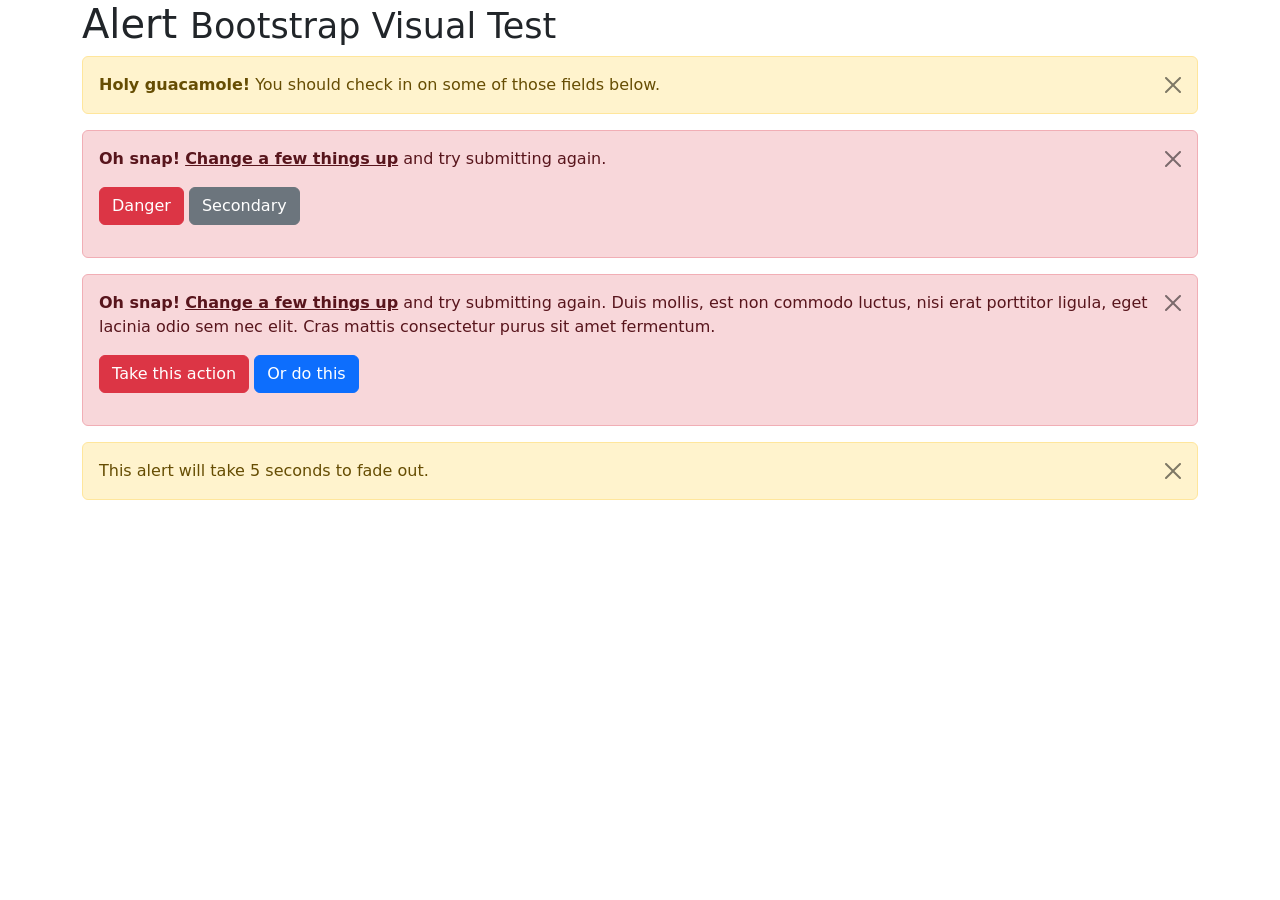
<file: bootstrap-5.3.8/bootstrap-5.3.8/js/tests/visual/alert.html>
<!doctype html>
<html lang="en">
  <head>
    <meta charset="utf-8">
    <meta name="viewport" content="width=device-width, initial-scale=1">
    <link href="../../../dist/css/bootstrap.min.css" rel="stylesheet">
    <title>Alert</title>
  </head>
  <body>
    <div class="container">
      <h1>Alert <small>Bootstrap Visual Test</small></h1>

      <div class="alert alert-warning alert-dismissible fade show" role="alert">
        <button type="button" class="btn-close" data-bs-dismiss="alert" aria-label="Close"></button>
        <strong>Holy guacamole!</strong> You should check in on some of those fields below.
      </div>

      <div class="alert alert-danger alert-dismissible fade show" role="alert">
        <button type="button" class="btn-close" data-bs-dismiss="alert" aria-label="Close"></button>
        <p>
          <strong>Oh snap!</strong> <a href="#" class="alert-link">Change a few things up</a> and try submitting again.
        </p>
        <p>
          <button type="button" class="btn btn-danger">Danger</button>
          <button type="button" class="btn btn-secondary">Secondary</button>
        </p>
      </div>

      <div class="alert alert-danger alert-dismissible fade show" role="alert">
        <button type="button" class="btn-close" data-bs-dismiss="alert" aria-label="Close"></button>
        <p>
          <strong>Oh snap!</strong> <a href="#" class="alert-link">Change a few things up</a> and try submitting again. Duis mollis, est non commodo luctus, nisi erat porttitor ligula, eget lacinia odio sem nec elit. Cras mattis consectetur purus sit amet fermentum.
        </p>
        <p>
          <button type="button" class="btn btn-danger">Take this action</button>
          <button type="button" class="btn btn-primary">Or do this</button>
        </p>
      </div>

      <div class="alert alert-warning alert-dismissible fade show" role="alert" style="transition-duration: 5s;">
        <button type="button" class="btn-close" data-bs-dismiss="alert" aria-label="Close"></button>
        This alert will take 5 seconds to fade out.
      </div>
    </div>

    <script src="../../../dist/js/bootstrap.bundle.js"></script>
  </body>
</html>
</file>
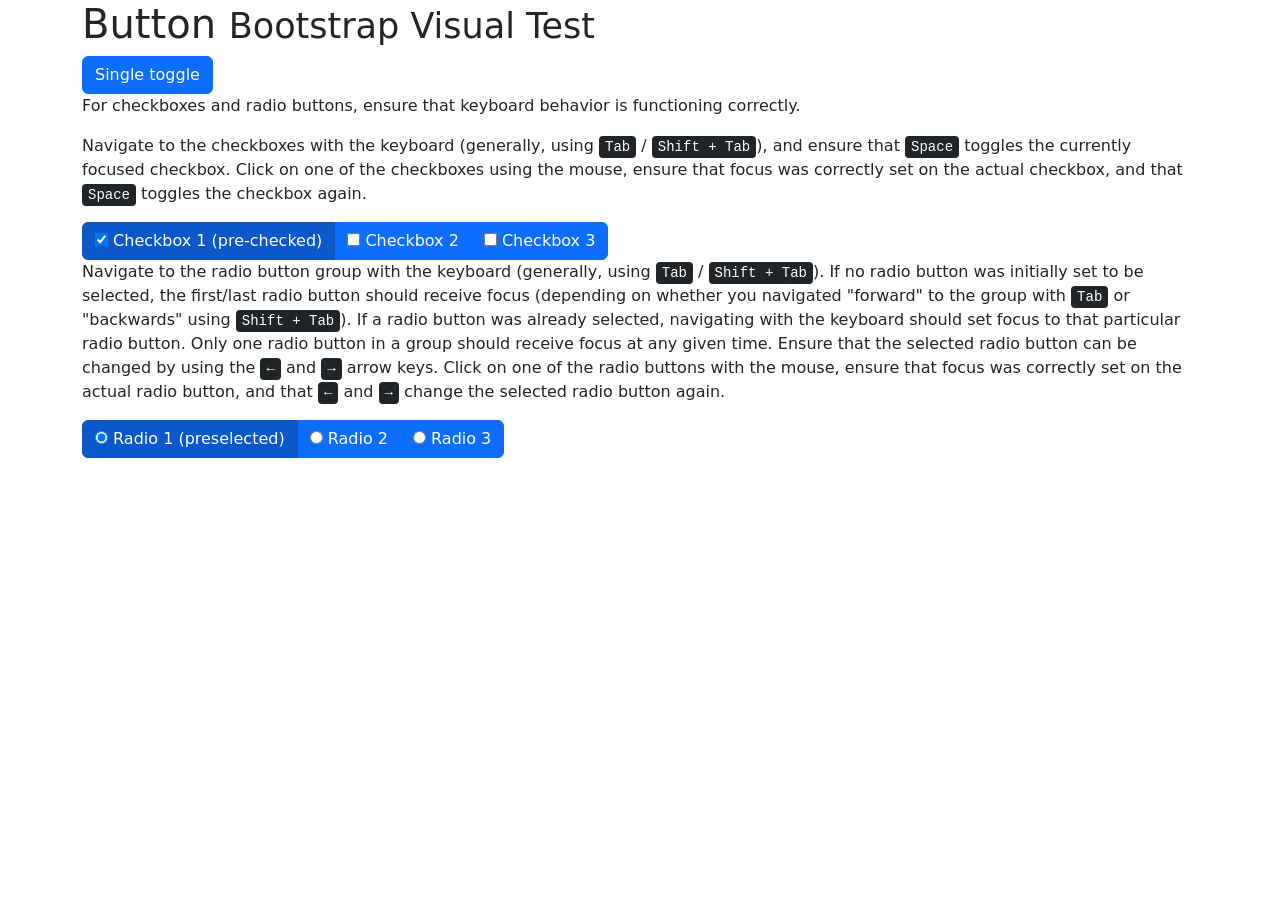
<file: bootstrap-5.3.8/bootstrap-5.3.8/js/tests/visual/button.html>
<!doctype html>
<html lang="en">
  <head>
    <meta charset="utf-8">
    <meta name="viewport" content="width=device-width, initial-scale=1">
    <link href="../../../dist/css/bootstrap.min.css" rel="stylesheet">
    <title>Button</title>
  </head>
  <body>
    <div class="container">
      <h1>Button <small>Bootstrap Visual Test</small></h1>

      <button type="button" class="btn btn-primary" data-bs-toggle="button" aria-pressed="false" autocomplete="off">
        Single toggle
      </button>

      <p>For checkboxes and radio buttons, ensure that keyboard behavior is functioning correctly.</p>
      <p>Navigate to the checkboxes with the keyboard (generally, using <kbd>Tab</kbd> / <kbd><kbd>Shift</kbd> + <kbd>Tab</kbd></kbd>), and ensure that <kbd>Space</kbd> toggles the currently focused checkbox. Click on one of the checkboxes using the mouse, ensure that focus was correctly set on the actual checkbox, and that <kbd>Space</kbd> toggles the checkbox again.</p>

      <div class="btn-group" data-bs-toggle="buttons">
        <label class="btn btn-primary active">
          <input type="checkbox" checked autocomplete="off"> Checkbox 1 (pre-checked)
        </label>
        <label class="btn btn-primary">
          <input type="checkbox" autocomplete="off"> Checkbox 2
        </label>
        <label class="btn btn-primary">
          <input type="checkbox" autocomplete="off"> Checkbox 3
        </label>
      </div>

      <p>Navigate to the radio button group with the keyboard (generally, using <kbd>Tab</kbd> / <kbd><kbd>Shift</kbd> + <kbd>Tab</kbd></kbd>). If no radio button was initially set to be selected, the first/last radio button should receive focus (depending on whether you navigated "forward" to the group with <kbd>Tab</kbd> or "backwards" using <kbd><kbd>Shift</kbd> + <kbd>Tab</kbd></kbd>). If a radio button was already selected, navigating with the keyboard should set focus to that particular radio button. Only one radio button in a group should receive focus at any given time.  Ensure that the selected radio button can be changed by using the <kbd>←</kbd> and <kbd>→</kbd> arrow keys. Click on one of the radio buttons with the mouse,  ensure that focus was correctly set on the actual radio button, and that <kbd>←</kbd> and <kbd>→</kbd> change the selected radio button again.</p>

      <div class="btn-group" data-bs-toggle="buttons">
        <label class="btn btn-primary active">
          <input type="radio" name="options" id="option1" autocomplete="off" checked> Radio 1 (preselected)
        </label>
        <label class="btn btn-primary">
          <input type="radio" name="options" id="option2" autocomplete="off"> Radio 2
        </label>
        <label class="btn btn-primary">
          <input type="radio" name="options" id="option3" autocomplete="off"> Radio 3
        </label>
      </div>
    </div>

    <script src="../../../dist/js/bootstrap.bundle.js"></script>
  </body>
</html>
</file>
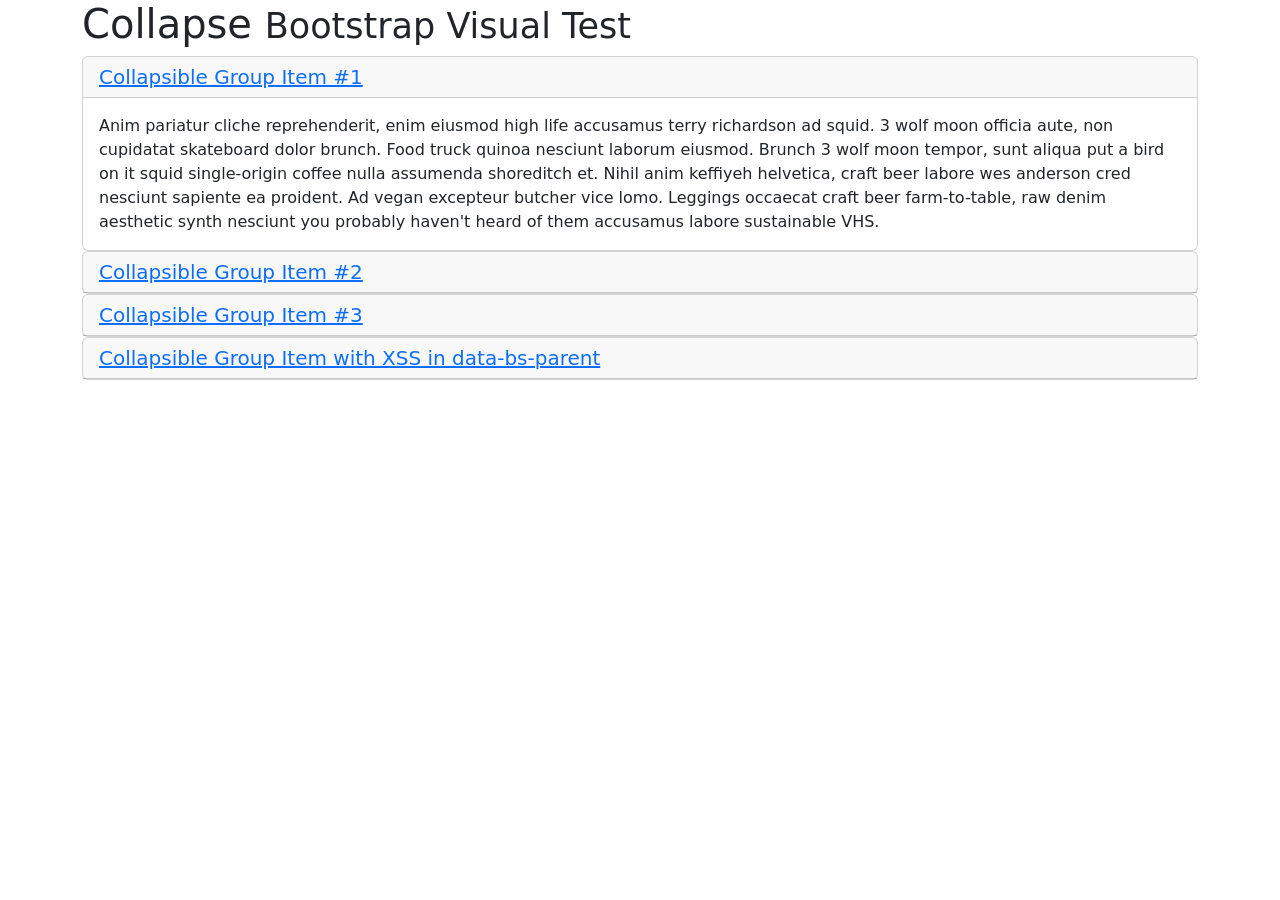
<file: bootstrap-5.3.8/bootstrap-5.3.8/js/tests/visual/collapse.html>
<!doctype html>
<html lang="en">
  <head>
    <meta charset="utf-8">
    <meta name="viewport" content="width=device-width, initial-scale=1">
    <link href="../../../dist/css/bootstrap.min.css" rel="stylesheet">
    <title>Collapse</title>
  </head>
  <body>
    <div class="container">
      <h1>Collapse <small>Bootstrap Visual Test</small></h1>

      <div id="accordion" role="tablist">
        <div class="card" role="presentation">
          <div class="card-header" role="tab" id="headingOne">
            <h5 class="mb-0">
              <a data-bs-toggle="collapse" href="#collapseOne" aria-expanded="true" aria-controls="collapseOne">
                Collapsible Group Item #1
              </a>
            </h5>
          </div>

          <div id="collapseOne" class="collapse show" data-bs-parent="#accordion" role="tabpanel" aria-labelledby="headingOne">
            <div class="card-body">
              Anim pariatur cliche reprehenderit, enim eiusmod high life accusamus terry richardson ad squid. 3 wolf moon officia aute, non cupidatat skateboard dolor brunch. Food truck quinoa nesciunt laborum eiusmod. Brunch 3 wolf moon tempor, sunt aliqua put a bird on it squid single-origin coffee nulla assumenda shoreditch et. Nihil anim keffiyeh helvetica, craft beer labore wes anderson cred nesciunt sapiente ea proident. Ad vegan excepteur butcher vice lomo. Leggings occaecat craft beer farm-to-table, raw denim aesthetic synth nesciunt you probably haven't heard of them accusamus labore sustainable VHS.
            </div>
          </div>
        </div>
        <div class="card" role="presentation">
          <div class="card-header" role="tab" id="headingTwo">
            <h5 class="mb-0">
              <a class="collapsed" data-bs-toggle="collapse" href="#collapseTwo" aria-expanded="false" aria-controls="collapseTwo">
                Collapsible Group Item #2
              </a>
            </h5>
          </div>
          <div id="collapseTwo" class="collapse" data-bs-parent="#accordion" role="tabpanel" aria-labelledby="headingTwo">
            <div class="card-body">
              Anim pariatur cliche reprehenderit, enim eiusmod high life accusamus terry richardson ad squid. 3 wolf moon officia aute, non cupidatat skateboard dolor brunch. Food truck quinoa nesciunt laborum eiusmod. Brunch 3 wolf moon tempor, sunt aliqua put a bird on it squid single-origin coffee nulla assumenda shoreditch et. Nihil anim keffiyeh helvetica, craft beer labore wes anderson cred nesciunt sapiente ea proident. Ad vegan excepteur butcher vice lomo. Leggings occaecat craft beer farm-to-table, raw denim aesthetic synth nesciunt you probably haven't heard of them accusamus labore sustainable VHS.
            </div>
          </div>
        </div>
        <div class="card" role="presentation">
          <div class="card-header" role="tab" id="headingThree">
            <h5 class="mb-0">
              <a class="collapsed" data-bs-toggle="collapse" href="#collapseThree" aria-expanded="false" aria-controls="collapseThree">
                Collapsible Group Item #3
              </a>
            </h5>
          </div>
          <div id="collapseThree" class="collapse" data-bs-parent="#accordion" role="tabpanel" aria-labelledby="headingThree">
            <div class="card-body">
              Anim pariatur cliche reprehenderit, enim eiusmod high life accusamus terry richardson ad squid. 3 wolf moon officia aute, non cupidatat skateboard dolor brunch. Food truck quinoa nesciunt laborum eiusmod. Brunch 3 wolf moon tempor, sunt aliqua put a bird on it squid single-origin coffee nulla assumenda shoreditch et. Nihil anim keffiyeh helvetica, craft beer labore wes anderson cred nesciunt sapiente ea proident. Ad vegan excepteur butcher vice lomo. Leggings occaecat craft beer farm-to-table, raw denim aesthetic synth nesciunt you probably haven't heard of them accusamus labore sustainable VHS.
            </div>
          </div>
        </div>
        <div class="card" role="presentation">
          <div class="card-header" role="tab" id="headingFour">
            <h5 class="mb-0">
              <a class="collapsed" data-bs-toggle="collapse" href="#collapseFour" aria-expanded="false" aria-controls="collapseFour">
                Collapsible Group Item with XSS in data-bs-parent
              </a>
            </h5>
          </div>
          <div id="collapseFour" class="collapse" data-bs-parent="<img src=1 onerror=alert(123)>" role="tabpanel" aria-labelledby="headingFour">
            <div class="card-body">
              Anim pariatur cliche reprehenderit, enim eiusmod high life accusamus terry richardson ad squid. 3 wolf moon officia aute, non cupidatat skateboard dolor brunch. Food truck quinoa nesciunt laborum eiusmod. Brunch 3 wolf moon tempor, sunt aliqua put a bird on it squid single-origin coffee nulla assumenda shoreditch et. Nihil anim keffiyeh helvetica, craft beer labore wes anderson cred nesciunt sapiente ea proident. Ad vegan excepteur butcher vice lomo. Leggings occaecat craft beer farm-to-table, raw denim aesthetic synth nesciunt you probably haven't heard of them accusamus labore sustainable VHS.
            </div>
          </div>
        </div>
      </div>
    </div>

    <script src="../../../dist/js/bootstrap.bundle.js"></script>
  </body>
</html>
</file>
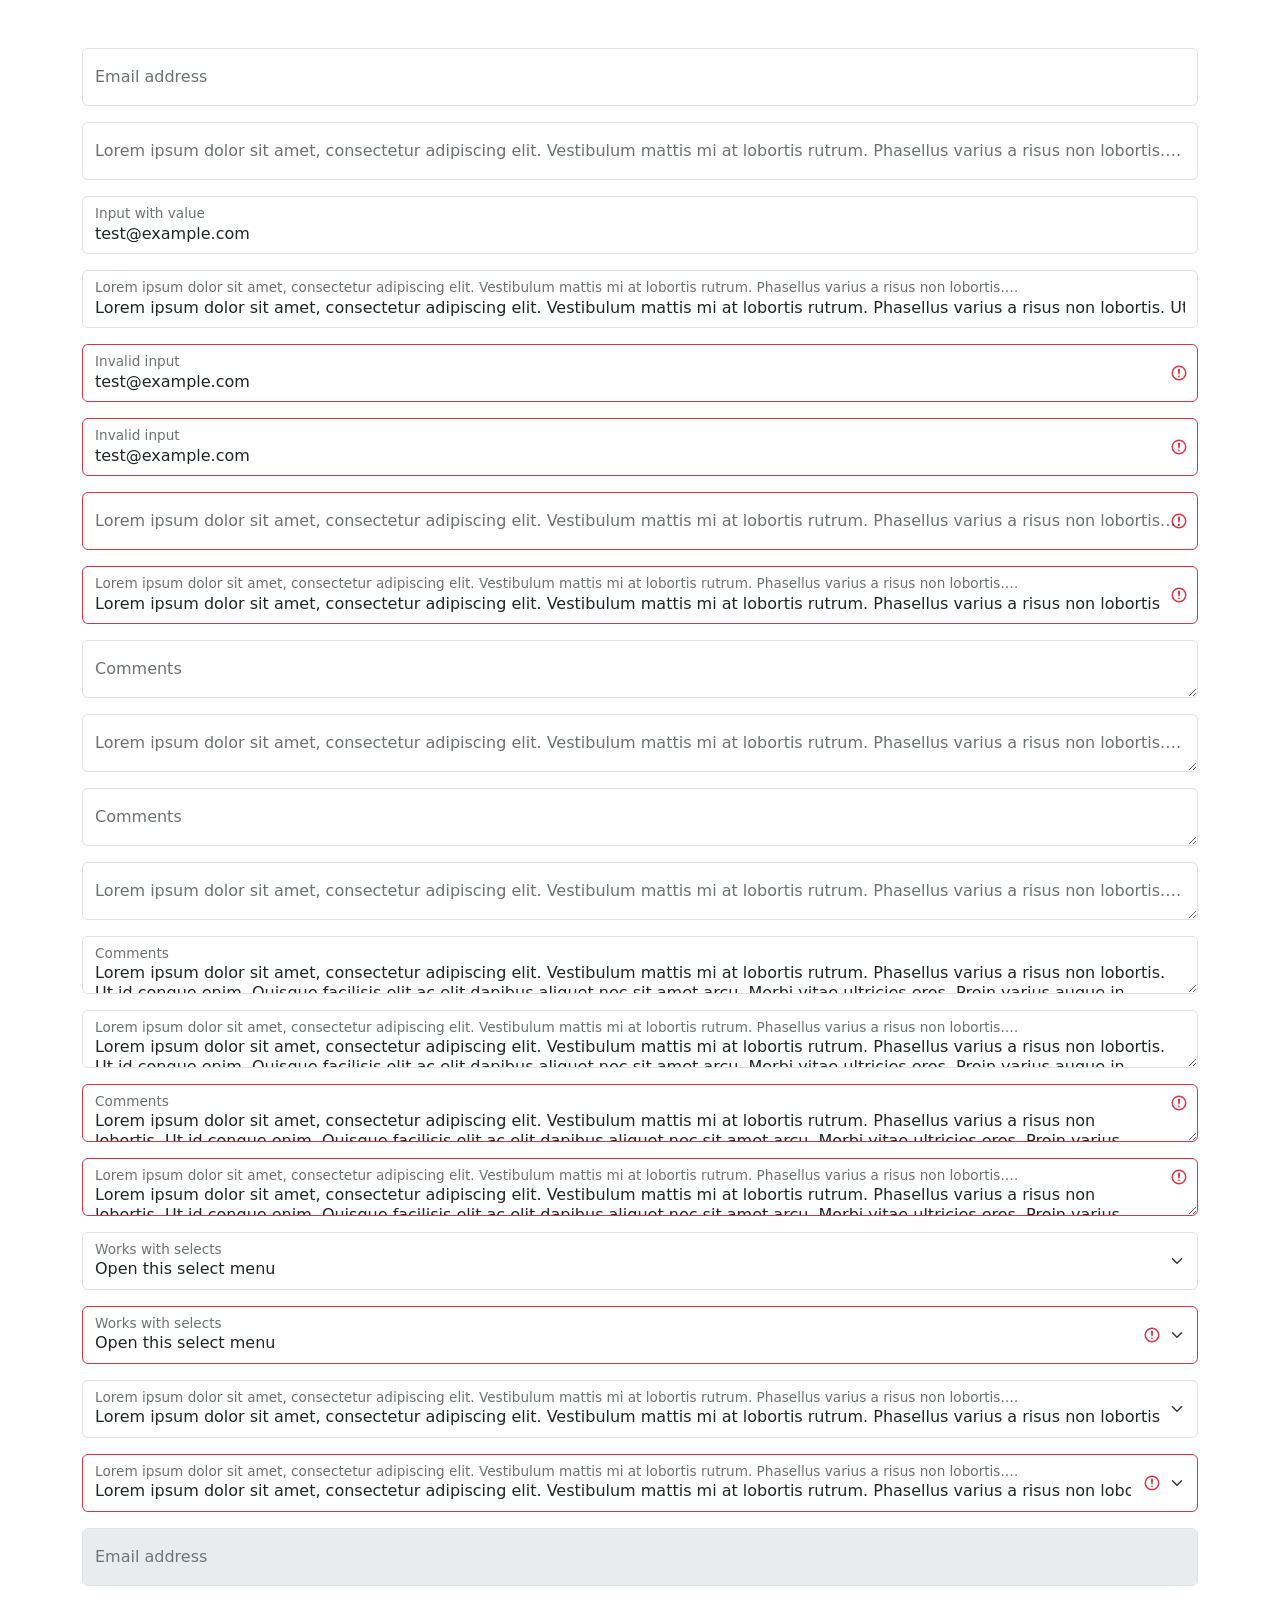
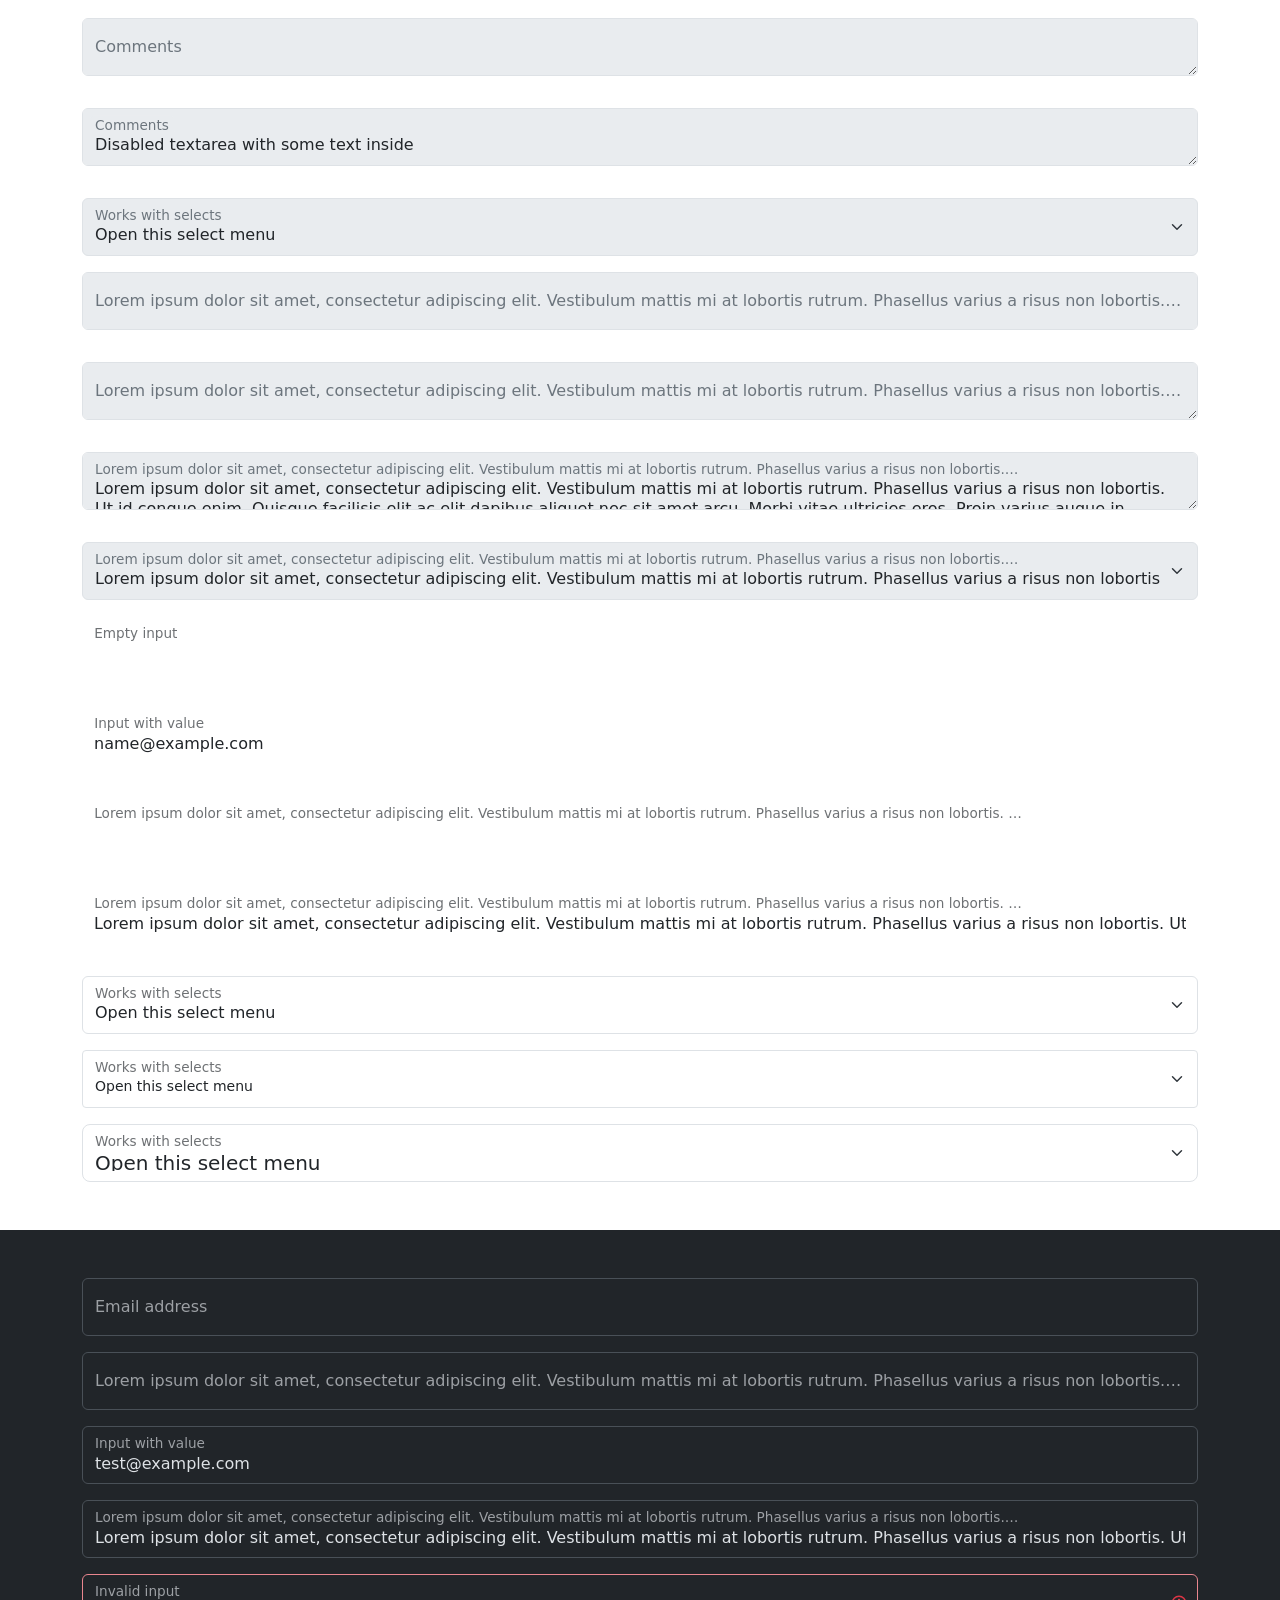
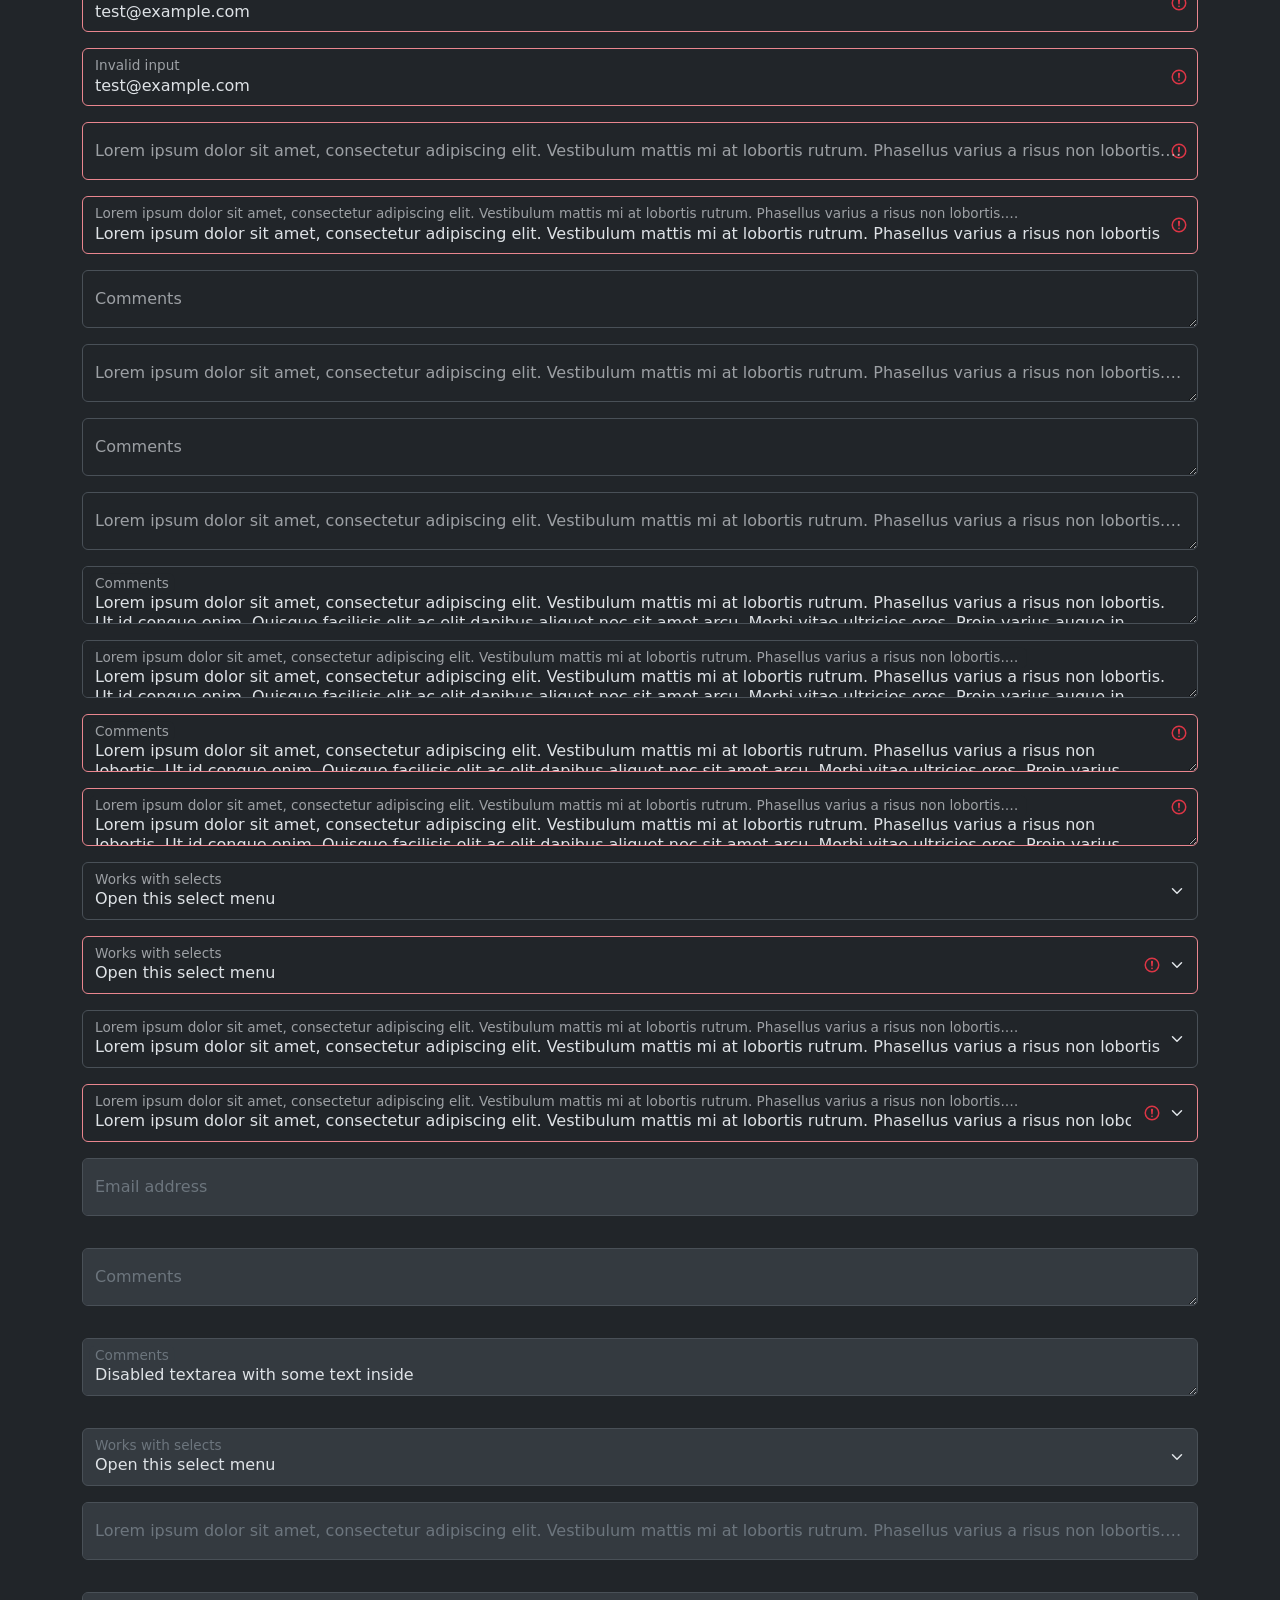
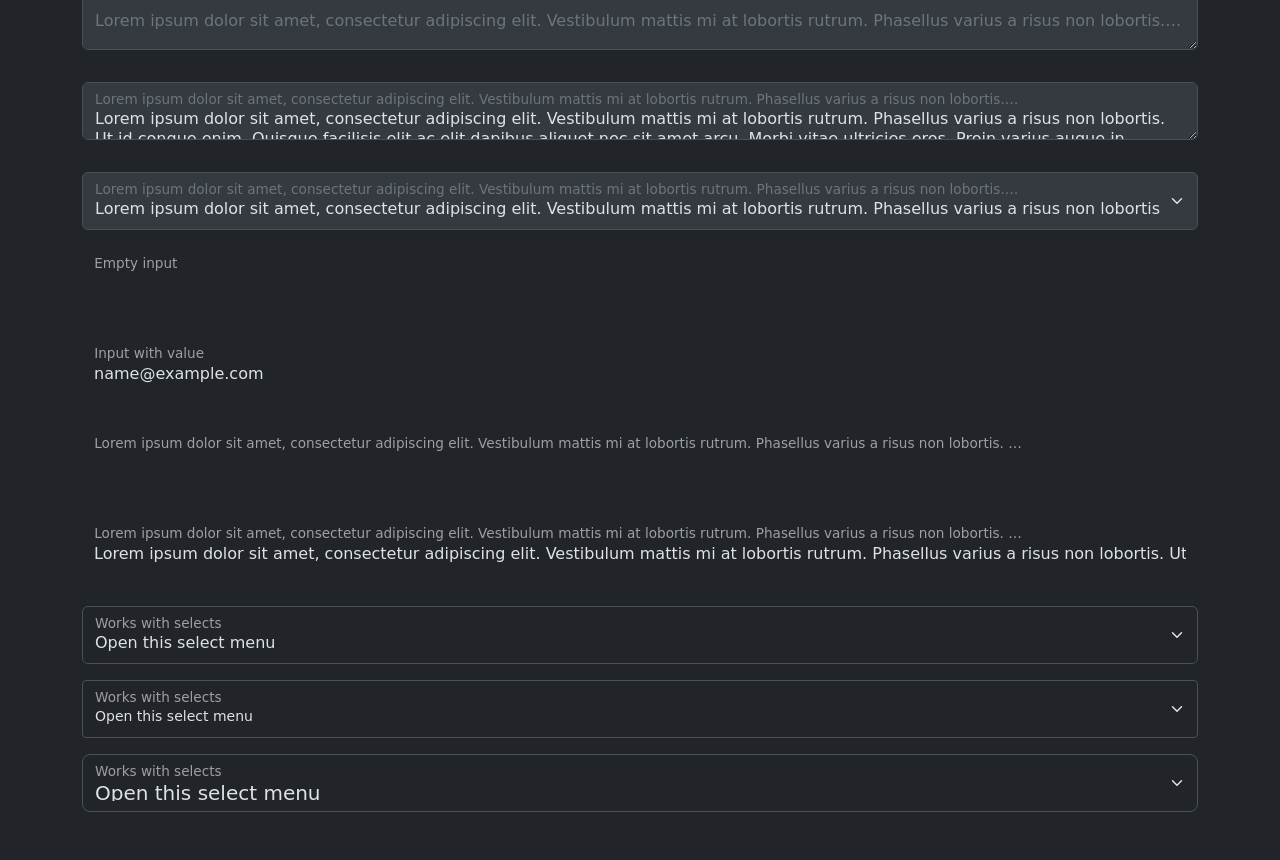
<file: bootstrap-5.3.8/bootstrap-5.3.8/js/tests/visual/floating-label.html>
<!doctype html>
<html lang="zxx">
  <head>
    <meta charset="utf-8">
    <meta name="viewport" content="width=device-width, initial-scale=1">
    <link href="../../../dist/css/bootstrap.min.css" rel="stylesheet">
    <title>Form</title>
    <style></style>
  </head>
  <body>
    <div class="container py-5 d-flex flex-column gap-3">
      <div class="form-floating">
        <input type="email" class="form-control" id="floatingInput" placeholder="name@example.com">
        <label for="floatingInput">Email address</label>
      </div>
      <div class="form-floating">
        <input type="email" class="form-control" id="floatingInput1" placeholder="name@example.com">
        <label for="floatingInput1">Lorem ipsum dolor sit amet, consectetur adipiscing elit. Vestibulum mattis mi at lobortis rutrum. Phasellus varius a risus non lobortis. Ut id congue enim. Quisque facilisis elit ac elit dapibus aliquet nec sit amet arcu. Morbi vitae ultricies eros. Proin varius augue in tristique pretium. Morbi at ullamcorper elit, at ullamcorper massa. Vivamus suscipit quam quis viverra eleifend.</label>
      </div>
      <form class="form-floating">
        <input type="email" class="form-control" id="floatingInputValue" placeholder="name@example.com" value="test@example.com">
        <label for="floatingInputValue">Input with value</label>
      </form>
      <form class="form-floating">
        <input type="email" class="form-control" id="floatingInputValue1" placeholder="name@example.com" value="Lorem ipsum dolor sit amet, consectetur adipiscing elit. Vestibulum mattis mi at lobortis rutrum. Phasellus varius a risus non lobortis. Ut id congue enim. Quisque facilisis elit ac elit dapibus aliquet nec sit amet arcu. Morbi vitae ultricies eros. Proin varius augue in tristique pretium. Morbi at ullamcorper elit, at ullamcorper massa. Vivamus suscipit quam quis viverra eleifend.">
        <label for="floatingInputValue1">Lorem ipsum dolor sit amet, consectetur adipiscing elit. Vestibulum mattis mi at lobortis rutrum. Phasellus varius a risus non lobortis. Ut id congue enim. Quisque facilisis elit ac elit dapibus aliquet nec sit amet arcu. Morbi vitae ultricies eros. Proin varius augue in tristique pretium. Morbi at ullamcorper elit, at ullamcorper massa. Vivamus suscipit quam quis viverra eleifend.</label>
      </form>
      <form class="form-floating">
        <input type="email" class="form-control is-invalid" id="floatingInputInvalid" placeholder="name@example.com" value="test@example.com">
        <label for="floatingInputInvalid">Invalid input</label>
      </form>
      <form class="form-floating">
        <input type="email" class="form-control is-invalid" id="floatingInputInvalid1" placeholder="name@example.com" value="test@example.com">
        <label for="floatingInputInvalid1">Invalid input</label>
      </form>
      <form class="form-floating">
        <input type="email" class="form-control is-invalid" id="floatingInputInvalid2" placeholder="name@example.com">
        <label for="floatingInputInvalid2">Lorem ipsum dolor sit amet, consectetur adipiscing elit. Vestibulum mattis mi at lobortis rutrum. Phasellus varius a risus non lobortis. Ut id congue enim. Quisque facilisis elit ac elit dapibus aliquet nec sit amet arcu. Morbi vitae ultricies eros. Proin varius augue in tristique pretium. Morbi at ullamcorper elit, at ullamcorper massa. Vivamus suscipit quam quis viverra eleifend.</label>
      </form>
      <form class="form-floating">
        <input type="email" class="form-control is-invalid" id="floatingInputInvalid3" placeholder="name@example.com" value="Lorem ipsum dolor sit amet, consectetur adipiscing elit. Vestibulum mattis mi at lobortis rutrum. Phasellus varius a risus non lobortis. Ut id congue enim. Quisque facilisis elit ac elit dapibus aliquet nec sit amet arcu. Morbi vitae ultricies eros. Proin varius augue in tristique pretium. Morbi at ullamcorper elit, at ullamcorper massa. Vivamus suscipit quam quis viverra eleifend.">
        <label for="floatingInputInvalid3">Lorem ipsum dolor sit amet, consectetur adipiscing elit. Vestibulum mattis mi at lobortis rutrum. Phasellus varius a risus non lobortis. Ut id congue enim. Quisque facilisis elit ac elit dapibus aliquet nec sit amet arcu. Morbi vitae ultricies eros. Proin varius augue in tristique pretium. Morbi at ullamcorper elit, at ullamcorper massa. Vivamus suscipit quam quis viverra eleifend.</label>
      </form>
      <div class="form-floating">
        <textarea class="form-control" placeholder="Leave a comment here" id="floatingTextarea"></textarea>
        <label for="floatingTextarea">Comments</label>
      </div>
      <div class="form-floating">
        <textarea class="form-control" placeholder="Leave a comment here" id="floatingTextarea1"></textarea>
        <label for="floatingTextarea1">Lorem ipsum dolor sit amet, consectetur adipiscing elit. Vestibulum mattis mi at lobortis rutrum. Phasellus varius a risus non lobortis. Ut id congue enim. Quisque facilisis elit ac elit dapibus aliquet nec sit amet arcu. Morbi vitae ultricies eros. Proin varius augue in tristique pretium. Morbi at ullamcorper elit, at ullamcorper massa. Vivamus suscipit quam quis viverra eleifend.</label>
      </div>
      <div class="form-floating">
        <textarea class="form-control" placeholder="Leave a comment here" id="floatingTextarea2" style="height: 50px"></textarea>
        <label for="floatingTextarea2">Comments</label>
      </div>
      <div class="form-floating">
        <textarea class="form-control" placeholder="Leave a comment here" id="floatingTextarea3" style="height: 50px"></textarea>
        <label for="floatingTextarea3">Lorem ipsum dolor sit amet, consectetur adipiscing elit. Vestibulum mattis mi at lobortis rutrum. Phasellus varius a risus non lobortis. Ut id congue enim. Quisque facilisis elit ac elit dapibus aliquet nec sit amet arcu. Morbi vitae ultricies eros. Proin varius augue in tristique pretium. Morbi at ullamcorper elit, at ullamcorper massa. Vivamus suscipit quam quis viverra eleifend.</label>
      </div>
      <div class="form-floating">
        <textarea class="form-control" placeholder="Leave a comment here" id="floatingTextarea4" style="height: 50px">Lorem ipsum dolor sit amet, consectetur adipiscing elit. Vestibulum mattis mi at lobortis rutrum. Phasellus varius a risus non lobortis. Ut id congue enim. Quisque facilisis elit ac elit dapibus aliquet nec sit amet arcu. Morbi vitae ultricies eros. Proin varius augue in tristique pretium. Morbi at ullamcorper elit, at ullamcorper massa. Vivamus suscipit quam quis viverra eleifend.</textarea>
        <label for="floatingTextarea4">Comments</label>
      </div>
      <div class="form-floating">
        <textarea class="form-control" placeholder="Leave a comment here" id="floatingTextarea5" style="height: 50px">Lorem ipsum dolor sit amet, consectetur adipiscing elit. Vestibulum mattis mi at lobortis rutrum. Phasellus varius a risus non lobortis. Ut id congue enim. Quisque facilisis elit ac elit dapibus aliquet nec sit amet arcu. Morbi vitae ultricies eros. Proin varius augue in tristique pretium. Morbi at ullamcorper elit, at ullamcorper massa. Vivamus suscipit quam quis viverra eleifend.</textarea>
        <label for="floatingTextarea5">Lorem ipsum dolor sit amet, consectetur adipiscing elit. Vestibulum mattis mi at lobortis rutrum. Phasellus varius a risus non lobortis. Ut id congue enim. Quisque facilisis elit ac elit dapibus aliquet nec sit amet arcu. Morbi vitae ultricies eros. Proin varius augue in tristique pretium. Morbi at ullamcorper elit, at ullamcorper massa. Vivamus suscipit quam quis viverra eleifend.</label>
      </div>
      <div class="form-floating">
        <textarea class="form-control is-invalid" placeholder="Leave a comment here" id="floatingTextarea6" style="height: 50px">Lorem ipsum dolor sit amet, consectetur adipiscing elit. Vestibulum mattis mi at lobortis rutrum. Phasellus varius a risus non lobortis. Ut id congue enim. Quisque facilisis elit ac elit dapibus aliquet nec sit amet arcu. Morbi vitae ultricies eros. Proin varius augue in tristique pretium. Morbi at ullamcorper elit, at ullamcorper massa. Vivamus suscipit quam quis viverra eleifend.</textarea>
        <label for="floatingTextarea6">Comments</label>
      </div>
      <div class="form-floating">
        <textarea class="form-control is-invalid" placeholder="Leave a comment here" id="floatingTextarea7" style="height: 50px">Lorem ipsum dolor sit amet, consectetur adipiscing elit. Vestibulum mattis mi at lobortis rutrum. Phasellus varius a risus non lobortis. Ut id congue enim. Quisque facilisis elit ac elit dapibus aliquet nec sit amet arcu. Morbi vitae ultricies eros. Proin varius augue in tristique pretium. Morbi at ullamcorper elit, at ullamcorper massa. Vivamus suscipit quam quis viverra eleifend.</textarea>
        <label for="floatingTextarea7">Lorem ipsum dolor sit amet, consectetur adipiscing elit. Vestibulum mattis mi at lobortis rutrum. Phasellus varius a risus non lobortis. Ut id congue enim. Quisque facilisis elit ac elit dapibus aliquet nec sit amet arcu. Morbi vitae ultricies eros. Proin varius augue in tristique pretium. Morbi at ullamcorper elit, at ullamcorper massa. Vivamus suscipit quam quis viverra eleifend.</label>
      </div>
      <div class="form-floating">
        <select class="form-select" id="floatingSelect" aria-label="Floating label select example">
          <option selected>Open this select menu</option>
          <option value="1">One</option>
          <option value="2">Two</option>
          <option value="3">Three</option>
        </select>
        <label for="floatingSelect">Works with selects</label>
      </div>
      <div class="form-floating">
        <select class="form-select is-invalid" id="floatingSelect1" aria-label="Floating label select example">
          <option selected>Open this select menu</option>
          <option value="1">One</option>
          <option value="2">Two</option>
          <option value="3">Three</option>
        </select>
        <label for="floatingSelect1">Works with selects</label>
      </div>
      <div class="form-floating">
        <select class="form-select" id="floatingSelect2" aria-label="Floating label select example">
          <option selected>Lorem ipsum dolor sit amet, consectetur adipiscing elit. Vestibulum mattis mi at lobortis rutrum. Phasellus varius a risus non lobortis. Ut id congue enim. Quisque facilisis elit ac elit dapibus aliquet nec sit amet arcu. Morbi vitae ultricies eros. Proin varius augue in tristique pretium. Morbi at ullamcorper elit, at ullamcorper massa. Vivamus suscipit quam quis viverra eleifend.</option>
          <option value="1">Lorem ipsum dolor sit amet, consectetur adipiscing elit. Vestibulum mattis mi at lobortis rutrum. Phasellus varius a risus non lobortis. Ut id congue enim. Quisque facilisis elit ac elit dapibus aliquet nec sit amet arcu. Morbi vitae ultricies eros. Proin varius augue in tristique pretium. Morbi at ullamcorper elit, at ullamcorper massa. Vivamus suscipit quam quis viverra eleifend.</option>
          <option value="2">Lorem ipsum dolor sit amet, consectetur adipiscing elit. Vestibulum mattis mi at lobortis rutrum. Phasellus varius a risus non lobortis. Ut id congue enim. Quisque facilisis elit ac elit dapibus aliquet nec sit amet arcu. Morbi vitae ultricies eros. Proin varius augue in tristique pretium. Morbi at ullamcorper elit, at ullamcorper massa. Vivamus suscipit quam quis viverra eleifend.</option>
          <option value="3">Lorem ipsum dolor sit amet, consectetur adipiscing elit. Vestibulum mattis mi at lobortis rutrum. Phasellus varius a risus non lobortis. Ut id congue enim. Quisque facilisis elit ac elit dapibus aliquet nec sit amet arcu. Morbi vitae ultricies eros. Proin varius augue in tristique pretium. Morbi at ullamcorper elit, at ullamcorper massa. Vivamus suscipit quam quis viverra eleifend.</option>
        </select>
        <label for="floatingSelect2">Lorem ipsum dolor sit amet, consectetur adipiscing elit. Vestibulum mattis mi at lobortis rutrum. Phasellus varius a risus non lobortis. Ut id congue enim. Quisque facilisis elit ac elit dapibus aliquet nec sit amet arcu. Morbi vitae ultricies eros. Proin varius augue in tristique pretium. Morbi at ullamcorper elit, at ullamcorper massa. Vivamus suscipit quam quis viverra eleifend.</label>
      </div>
      <div class="form-floating">
        <select class="form-select is-invalid" id="floatingSelect3" aria-label="Floating label select example">
          <option selected>Lorem ipsum dolor sit amet, consectetur adipiscing elit. Vestibulum mattis mi at lobortis rutrum. Phasellus varius a risus non lobortis. Ut id congue enim. Quisque facilisis elit ac elit dapibus aliquet nec sit amet arcu. Morbi vitae ultricies eros. Proin varius augue in tristique pretium. Morbi at ullamcorper elit, at ullamcorper massa. Vivamus suscipit quam quis viverra eleifend.</option>
          <option value="1">Lorem ipsum dolor sit amet, consectetur adipiscing elit. Vestibulum mattis mi at lobortis rutrum. Phasellus varius a risus non lobortis. Ut id congue enim. Quisque facilisis elit ac elit dapibus aliquet nec sit amet arcu. Morbi vitae ultricies eros. Proin varius augue in tristique pretium. Morbi at ullamcorper elit, at ullamcorper massa. Vivamus suscipit quam quis viverra eleifend.</option>
          <option value="2">Lorem ipsum dolor sit amet, consectetur adipiscing elit. Vestibulum mattis mi at lobortis rutrum. Phasellus varius a risus non lobortis. Ut id congue enim. Quisque facilisis elit ac elit dapibus aliquet nec sit amet arcu. Morbi vitae ultricies eros. Proin varius augue in tristique pretium. Morbi at ullamcorper elit, at ullamcorper massa. Vivamus suscipit quam quis viverra eleifend.</option>
          <option value="3">Lorem ipsum dolor sit amet, consectetur adipiscing elit. Vestibulum mattis mi at lobortis rutrum. Phasellus varius a risus non lobortis. Ut id congue enim. Quisque facilisis elit ac elit dapibus aliquet nec sit amet arcu. Morbi vitae ultricies eros. Proin varius augue in tristique pretium. Morbi at ullamcorper elit, at ullamcorper massa. Vivamus suscipit quam quis viverra eleifend.</option>
        </select>
        <label for="floatingSelect3">Lorem ipsum dolor sit amet, consectetur adipiscing elit. Vestibulum mattis mi at lobortis rutrum. Phasellus varius a risus non lobortis. Ut id congue enim. Quisque facilisis elit ac elit dapibus aliquet nec sit amet arcu. Morbi vitae ultricies eros. Proin varius augue in tristique pretium. Morbi at ullamcorper elit, at ullamcorper massa. Vivamus suscipit quam quis viverra eleifend.</label>
      </div>
      <div class="form-floating mb-3">
        <input type="email" class="form-control" id="floatingInputDisabled" placeholder="name@example.com" disabled>
        <label for="floatingInputDisabled">Email address</label>
      </div>
      <div class="form-floating mb-3">
        <textarea class="form-control" placeholder="Leave a comment here" id="floatingTextareaDisabled" disabled></textarea>
        <label for="floatingTextareaDisabled">Comments</label>
      </div>
      <div class="form-floating mb-3">
        <textarea class="form-control" placeholder="Leave a comment here" id="floatingTextareaDisabled1" style="height: 50px" disabled>Disabled textarea with some text inside</textarea>
        <label for="floatingTextareaDisabled1">Comments</label>
      </div>
      <div class="form-floating">
        <select class="form-select" id="floatingSelectDisabled" aria-label="Floating label disabled select example" disabled>
          <option selected>Open this select menu</option>
          <option value="1">One</option>
          <option value="2">Two</option>
          <option value="3">Three</option>
        </select>
        <label for="floatingSelectDisabled">Works with selects</label>
      </div>
      <div class="form-floating mb-3">
        <input type="email" class="form-control" id="floatingInputDisabled1" placeholder="name@example.com" disabled>
        <label for="floatingInputDisabled1">Lorem ipsum dolor sit amet, consectetur adipiscing elit. Vestibulum mattis mi at lobortis rutrum. Phasellus varius a risus non lobortis. Ut id congue enim. Quisque facilisis elit ac elit dapibus aliquet nec sit amet arcu. Morbi vitae ultricies eros. Proin varius augue in tristique pretium. Morbi at ullamcorper elit, at ullamcorper massa. Vivamus suscipit quam quis viverra eleifend.</label>
      </div>
      <div class="form-floating mb-3">
        <textarea class="form-control" placeholder="Leave a comment here" id="floatingTextareaDisabled2" disabled></textarea>
        <label for="floatingTextareaDisabled2">Lorem ipsum dolor sit amet, consectetur adipiscing elit. Vestibulum mattis mi at lobortis rutrum. Phasellus varius a risus non lobortis. Ut id congue enim. Quisque facilisis elit ac elit dapibus aliquet nec sit amet arcu. Morbi vitae ultricies eros. Proin varius augue in tristique pretium. Morbi at ullamcorper elit, at ullamcorper massa. Vivamus suscipit quam quis viverra eleifend.</label>
      </div>
      <div class="form-floating mb-3">
        <textarea class="form-control" placeholder="Leave a comment here" id="floatingTextareaDisabled3" style="height: 50px" disabled>Lorem ipsum dolor sit amet, consectetur adipiscing elit. Vestibulum mattis mi at lobortis rutrum. Phasellus varius a risus non lobortis. Ut id congue enim. Quisque facilisis elit ac elit dapibus aliquet nec sit amet arcu. Morbi vitae ultricies eros. Proin varius augue in tristique pretium. Morbi at ullamcorper elit, at ullamcorper massa. Vivamus suscipit quam quis viverra eleifend.</textarea>
        <label for="floatingTextareaDisabled3">Lorem ipsum dolor sit amet, consectetur adipiscing elit. Vestibulum mattis mi at lobortis rutrum. Phasellus varius a risus non lobortis. Ut id congue enim. Quisque facilisis elit ac elit dapibus aliquet nec sit amet arcu. Morbi vitae ultricies eros. Proin varius augue in tristique pretium. Morbi at ullamcorper elit, at ullamcorper massa. Vivamus suscipit quam quis viverra eleifend.</label>
      </div>
      <div class="form-floating">
        <select class="form-select" id="floatingSelectDisabled1" aria-label="Floating label disabled select example" disabled>
          <option selected>Lorem ipsum dolor sit amet, consectetur adipiscing elit. Vestibulum mattis mi at lobortis rutrum. Phasellus varius a risus non lobortis. Ut id congue enim. Quisque facilisis elit ac elit dapibus aliquet nec sit amet arcu. Morbi vitae ultricies eros. Proin varius augue in tristique pretium. Morbi at ullamcorper elit, at ullamcorper massa. Vivamus suscipit quam quis viverra eleifend.</option>
          <option value="1">Lorem ipsum dolor sit amet, consectetur adipiscing elit. Vestibulum mattis mi at lobortis rutrum. Phasellus varius a risus non lobortis. Ut id congue enim. Quisque facilisis elit ac elit dapibus aliquet nec sit amet arcu. Morbi vitae ultricies eros. Proin varius augue in tristique pretium. Morbi at ullamcorper elit, at ullamcorper massa. Vivamus suscipit quam quis viverra eleifend.</option>
          <option value="2">Lorem ipsum dolor sit amet, consectetur adipiscing elit. Vestibulum mattis mi at lobortis rutrum. Phasellus varius a risus non lobortis. Ut id congue enim. Quisque facilisis elit ac elit dapibus aliquet nec sit amet arcu. Morbi vitae ultricies eros. Proin varius augue in tristique pretium. Morbi at ullamcorper elit, at ullamcorper massa. Vivamus suscipit quam quis viverra eleifend.</option>
          <option value="3">Lorem ipsum dolor sit amet, consectetur adipiscing elit. Vestibulum mattis mi at lobortis rutrum. Phasellus varius a risus non lobortis. Ut id congue enim. Quisque facilisis elit ac elit dapibus aliquet nec sit amet arcu. Morbi vitae ultricies eros. Proin varius augue in tristique pretium. Morbi at ullamcorper elit, at ullamcorper massa. Vivamus suscipit quam quis viverra eleifend.</option>
        </select>
        <label for="floatingSelectDisabled1">Lorem ipsum dolor sit amet, consectetur adipiscing elit. Vestibulum mattis mi at lobortis rutrum. Phasellus varius a risus non lobortis. Ut id congue enim. Quisque facilisis elit ac elit dapibus aliquet nec sit amet arcu. Morbi vitae ultricies eros. Proin varius augue in tristique pretium. Morbi at ullamcorper elit, at ullamcorper massa. Vivamus suscipit quam quis viverra eleifend.</label>
      </div>
      <div class="form-floating mb-3">
        <input type="email" readonly class="form-control-plaintext" id="floatingEmptyPlaintextInput" placeholder="name@example.com">
        <label for="floatingEmptyPlaintextInput">Empty input</label>
      </div>
      <div class="form-floating mb-3">
        <input type="email" readonly class="form-control-plaintext" id="floatingPlaintextInput" placeholder="name@example.com" value="name@example.com">
        <label for="floatingPlaintextInput">Input with value</label>
      </div>
      <div class="form-floating mb-3">
        <input type="email" readonly class="form-control-plaintext" id="floatingEmptyPlaintextInput1" placeholder="name@example.com">
        <label for="floatingEmptyPlaintextInput1">Lorem ipsum dolor sit amet, consectetur adipiscing elit. Vestibulum mattis mi at lobortis rutrum. Phasellus varius a risus non lobortis. Ut id congue enim. Quisque facilisis elit ac elit dapibus aliquet nec sit amet arcu. Morbi vitae ultricies eros. Proin varius augue in tristique pretium. Morbi at ullamcorper elit, at ullamcorper massa. Vivamus suscipit quam quis viverra eleifend.</label>
      </div>
      <div class="form-floating mb-3">
        <input type="email" readonly class="form-control-plaintext" id="floatingPlaintextInput1" placeholder="name@example.com" value="Lorem ipsum dolor sit amet, consectetur adipiscing elit. Vestibulum mattis mi at lobortis rutrum. Phasellus varius a risus non lobortis. Ut id congue enim. Quisque facilisis elit ac elit dapibus aliquet nec sit amet arcu. Morbi vitae ultricies eros. Proin varius augue in tristique pretium. Morbi at ullamcorper elit, at ullamcorper massa. Vivamus suscipit quam quis viverra eleifend.">
        <label for="floatingPlaintextInput1">Lorem ipsum dolor sit amet, consectetur adipiscing elit. Vestibulum mattis mi at lobortis rutrum. Phasellus varius a risus non lobortis. Ut id congue enim. Quisque facilisis elit ac elit dapibus aliquet nec sit amet arcu. Morbi vitae ultricies eros. Proin varius augue in tristique pretium. Morbi at ullamcorper elit, at ullamcorper massa. Vivamus suscipit quam quis viverra eleifend.</label>
      </div>
      <!--Compare form-select rendering depending on the size-->
      <div class="form-floating">
        <select class="form-select" id="floatingSelectRegular" aria-label="Floating label select example">
          <option selected="">Open this select menu</option>
          <option value="1">One</option>
          <option value="2">Two</option>
          <option value="3">Three</option>
        </select>
        <label for="floatingSelectRegular">Works with selects</label>
      </div>
      <div class="form-floating">
        <select class="form-select form-select-sm" id="floatingSelectSmall" aria-label="Floating label select example">
          <option selected="">Open this select menu</option>
          <option value="1">One</option>
          <option value="2">Two</option>
          <option value="3">Three</option>
        </select>
        <label for="floatingSelectSmall">Works with selects</label>
      </div>
      <div class="form-floating">
        <select class="form-select form-select-lg" id="floatingSelectLarge" aria-label="Floating label select example">
          <option selected="">Open this select menu</option>
          <option value="1">One</option>
          <option value="2">Two</option>
          <option value="3">Three</option>
        </select>
        <label for="floatingSelectLarge">Works with selects</label>
      </div>
    </div>

    <div class="container-fluid bg-body" data-bs-theme="dark">
      <div class="container py-5 d-flex flex-column gap-3">
        <div class="form-floating">
          <input type="email" class="form-control" id="floatingInput2" placeholder="name@example.com">
          <label for="floatingInput2">Email address</label>
        </div>
        <div class="form-floating">
          <input type="email" class="form-control" id="floatingInput3" placeholder="name@example.com">
          <label for="floatingInput3">Lorem ipsum dolor sit amet, consectetur adipiscing elit. Vestibulum mattis mi at lobortis rutrum. Phasellus varius a risus non lobortis. Ut id congue enim. Quisque facilisis elit ac elit dapibus aliquet nec sit amet arcu. Morbi vitae ultricies eros. Proin varius augue in tristique pretium. Morbi at ullamcorper elit, at ullamcorper massa. Vivamus suscipit quam quis viverra eleifend.</label>
        </div>
        <form class="form-floating">
          <input type="email" class="form-control" id="floatingInputValue2" placeholder="name@example.com" value="test@example.com">
          <label for="floatingInputValue2">Input with value</label>
        </form>
        <form class="form-floating">
          <input type="email" class="form-control" id="floatingInputValue3" placeholder="name@example.com" value="Lorem ipsum dolor sit amet, consectetur adipiscing elit. Vestibulum mattis mi at lobortis rutrum. Phasellus varius a risus non lobortis. Ut id congue enim. Quisque facilisis elit ac elit dapibus aliquet nec sit amet arcu. Morbi vitae ultricies eros. Proin varius augue in tristique pretium. Morbi at ullamcorper elit, at ullamcorper massa. Vivamus suscipit quam quis viverra eleifend.">
          <label for="floatingInputValue3">Lorem ipsum dolor sit amet, consectetur adipiscing elit. Vestibulum mattis mi at lobortis rutrum. Phasellus varius a risus non lobortis. Ut id congue enim. Quisque facilisis elit ac elit dapibus aliquet nec sit amet arcu. Morbi vitae ultricies eros. Proin varius augue in tristique pretium. Morbi at ullamcorper elit, at ullamcorper massa. Vivamus suscipit quam quis viverra eleifend.</label>
        </form>
        <form class="form-floating">
          <input type="email" class="form-control is-invalid" id="floatingInputInvalid4" placeholder="name@example.com" value="test@example.com">
          <label for="floatingInputInvalid4">Invalid input</label>
        </form>
        <form class="form-floating">
          <input type="email" class="form-control is-invalid" id="floatingInputInvalid5" placeholder="name@example.com" value="test@example.com">
          <label for="floatingInputInvalid5">Invalid input</label>
        </form>
        <form class="form-floating">
          <input type="email" class="form-control is-invalid" id="floatingInputInvalid6" placeholder="name@example.com">
          <label for="floatingInputInvalid6">Lorem ipsum dolor sit amet, consectetur adipiscing elit. Vestibulum mattis mi at lobortis rutrum. Phasellus varius a risus non lobortis. Ut id congue enim. Quisque facilisis elit ac elit dapibus aliquet nec sit amet arcu. Morbi vitae ultricies eros. Proin varius augue in tristique pretium. Morbi at ullamcorper elit, at ullamcorper massa. Vivamus suscipit quam quis viverra eleifend.</label>
        </form>
        <form class="form-floating">
          <input type="email" class="form-control is-invalid" id="floatingInputInvalid7" placeholder="name@example.com" value="Lorem ipsum dolor sit amet, consectetur adipiscing elit. Vestibulum mattis mi at lobortis rutrum. Phasellus varius a risus non lobortis. Ut id congue enim. Quisque facilisis elit ac elit dapibus aliquet nec sit amet arcu. Morbi vitae ultricies eros. Proin varius augue in tristique pretium. Morbi at ullamcorper elit, at ullamcorper massa. Vivamus suscipit quam quis viverra eleifend.">
          <label for="floatingInputInvalid7">Lorem ipsum dolor sit amet, consectetur adipiscing elit. Vestibulum mattis mi at lobortis rutrum. Phasellus varius a risus non lobortis. Ut id congue enim. Quisque facilisis elit ac elit dapibus aliquet nec sit amet arcu. Morbi vitae ultricies eros. Proin varius augue in tristique pretium. Morbi at ullamcorper elit, at ullamcorper massa. Vivamus suscipit quam quis viverra eleifend.</label>
        </form>
        <div class="form-floating">
          <textarea class="form-control" placeholder="Leave a comment here" id="floatingTextarea8"></textarea>
          <label for="floatingTextarea8">Comments</label>
        </div>
        <div class="form-floating">
          <textarea class="form-control" placeholder="Leave a comment here" id="floatingTextarea9"></textarea>
          <label for="floatingTextarea9">Lorem ipsum dolor sit amet, consectetur adipiscing elit. Vestibulum mattis mi at lobortis rutrum. Phasellus varius a risus non lobortis. Ut id congue enim. Quisque facilisis elit ac elit dapibus aliquet nec sit amet arcu. Morbi vitae ultricies eros. Proin varius augue in tristique pretium. Morbi at ullamcorper elit, at ullamcorper massa. Vivamus suscipit quam quis viverra eleifend.</label>
        </div>
        <div class="form-floating">
          <textarea class="form-control" placeholder="Leave a comment here" id="floatingTextarea10" style="height: 50px"></textarea>
          <label for="floatingTextarea10">Comments</label>
        </div>
        <div class="form-floating">
          <textarea class="form-control" placeholder="Leave a comment here" id="floatingTextarea11" style="height: 50px"></textarea>
          <label for="floatingTextarea11">Lorem ipsum dolor sit amet, consectetur adipiscing elit. Vestibulum mattis mi at lobortis rutrum. Phasellus varius a risus non lobortis. Ut id congue enim. Quisque facilisis elit ac elit dapibus aliquet nec sit amet arcu. Morbi vitae ultricies eros. Proin varius augue in tristique pretium. Morbi at ullamcorper elit, at ullamcorper massa. Vivamus suscipit quam quis viverra eleifend.</label>
        </div>
        <div class="form-floating">
          <textarea class="form-control" placeholder="Leave a comment here" id="floatingTextarea12" style="height: 50px">Lorem ipsum dolor sit amet, consectetur adipiscing elit. Vestibulum mattis mi at lobortis rutrum. Phasellus varius a risus non lobortis. Ut id congue enim. Quisque facilisis elit ac elit dapibus aliquet nec sit amet arcu. Morbi vitae ultricies eros. Proin varius augue in tristique pretium. Morbi at ullamcorper elit, at ullamcorper massa. Vivamus suscipit quam quis viverra eleifend.</textarea>
          <label for="floatingTextarea12">Comments</label>
        </div>
        <div class="form-floating">
          <textarea class="form-control" placeholder="Leave a comment here" id="floatingTextarea13" style="height: 50px">Lorem ipsum dolor sit amet, consectetur adipiscing elit. Vestibulum mattis mi at lobortis rutrum. Phasellus varius a risus non lobortis. Ut id congue enim. Quisque facilisis elit ac elit dapibus aliquet nec sit amet arcu. Morbi vitae ultricies eros. Proin varius augue in tristique pretium. Morbi at ullamcorper elit, at ullamcorper massa. Vivamus suscipit quam quis viverra eleifend.</textarea>
          <label for="floatingTextarea13">Lorem ipsum dolor sit amet, consectetur adipiscing elit. Vestibulum mattis mi at lobortis rutrum. Phasellus varius a risus non lobortis. Ut id congue enim. Quisque facilisis elit ac elit dapibus aliquet nec sit amet arcu. Morbi vitae ultricies eros. Proin varius augue in tristique pretium. Morbi at ullamcorper elit, at ullamcorper massa. Vivamus suscipit quam quis viverra eleifend.</label>
        </div>
        <div class="form-floating">
          <textarea class="form-control is-invalid" placeholder="Leave a comment here" id="floatingTextarea14" style="height: 50px">Lorem ipsum dolor sit amet, consectetur adipiscing elit. Vestibulum mattis mi at lobortis rutrum. Phasellus varius a risus non lobortis. Ut id congue enim. Quisque facilisis elit ac elit dapibus aliquet nec sit amet arcu. Morbi vitae ultricies eros. Proin varius augue in tristique pretium. Morbi at ullamcorper elit, at ullamcorper massa. Vivamus suscipit quam quis viverra eleifend.</textarea>
          <label for="floatingTextarea14">Comments</label>
        </div>
        <div class="form-floating">
          <textarea class="form-control is-invalid" placeholder="Leave a comment here" id="floatingTextarea15" style="height: 50px">Lorem ipsum dolor sit amet, consectetur adipiscing elit. Vestibulum mattis mi at lobortis rutrum. Phasellus varius a risus non lobortis. Ut id congue enim. Quisque facilisis elit ac elit dapibus aliquet nec sit amet arcu. Morbi vitae ultricies eros. Proin varius augue in tristique pretium. Morbi at ullamcorper elit, at ullamcorper massa. Vivamus suscipit quam quis viverra eleifend.</textarea>
          <label for="floatingTextarea15">Lorem ipsum dolor sit amet, consectetur adipiscing elit. Vestibulum mattis mi at lobortis rutrum. Phasellus varius a risus non lobortis. Ut id congue enim. Quisque facilisis elit ac elit dapibus aliquet nec sit amet arcu. Morbi vitae ultricies eros. Proin varius augue in tristique pretium. Morbi at ullamcorper elit, at ullamcorper massa. Vivamus suscipit quam quis viverra eleifend.</label>
        </div>
        <div class="form-floating">
          <select class="form-select" id="floatingSelect4" aria-label="Floating label select example">
            <option selected>Open this select menu</option>
            <option value="1">One</option>
            <option value="2">Two</option>
            <option value="3">Three</option>
          </select>
          <label for="floatingSelect4">Works with selects</label>
        </div>
        <div class="form-floating">
          <select class="form-select is-invalid" id="floatingSelect5" aria-label="Floating label select example">
            <option selected>Open this select menu</option>
            <option value="1">One</option>
            <option value="2">Two</option>
            <option value="3">Three</option>
          </select>
          <label for="floatingSelect5">Works with selects</label>
        </div>
        <div class="form-floating">
          <select class="form-select" id="floatingSelect6" aria-label="Floating label select example">
            <option selected>Lorem ipsum dolor sit amet, consectetur adipiscing elit. Vestibulum mattis mi at lobortis rutrum. Phasellus varius a risus non lobortis. Ut id congue enim. Quisque facilisis elit ac elit dapibus aliquet nec sit amet arcu. Morbi vitae ultricies eros. Proin varius augue in tristique pretium. Morbi at ullamcorper elit, at ullamcorper massa. Vivamus suscipit quam quis viverra eleifend.</option>
            <option value="1">Lorem ipsum dolor sit amet, consectetur adipiscing elit. Vestibulum mattis mi at lobortis rutrum. Phasellus varius a risus non lobortis. Ut id congue enim. Quisque facilisis elit ac elit dapibus aliquet nec sit amet arcu. Morbi vitae ultricies eros. Proin varius augue in tristique pretium. Morbi at ullamcorper elit, at ullamcorper massa. Vivamus suscipit quam quis viverra eleifend.</option>
            <option value="2">Lorem ipsum dolor sit amet, consectetur adipiscing elit. Vestibulum mattis mi at lobortis rutrum. Phasellus varius a risus non lobortis. Ut id congue enim. Quisque facilisis elit ac elit dapibus aliquet nec sit amet arcu. Morbi vitae ultricies eros. Proin varius augue in tristique pretium. Morbi at ullamcorper elit, at ullamcorper massa. Vivamus suscipit quam quis viverra eleifend.</option>
            <option value="3">Lorem ipsum dolor sit amet, consectetur adipiscing elit. Vestibulum mattis mi at lobortis rutrum. Phasellus varius a risus non lobortis. Ut id congue enim. Quisque facilisis elit ac elit dapibus aliquet nec sit amet arcu. Morbi vitae ultricies eros. Proin varius augue in tristique pretium. Morbi at ullamcorper elit, at ullamcorper massa. Vivamus suscipit quam quis viverra eleifend.</option>
          </select>
          <label for="floatingSelect6">Lorem ipsum dolor sit amet, consectetur adipiscing elit. Vestibulum mattis mi at lobortis rutrum. Phasellus varius a risus non lobortis. Ut id congue enim. Quisque facilisis elit ac elit dapibus aliquet nec sit amet arcu. Morbi vitae ultricies eros. Proin varius augue in tristique pretium. Morbi at ullamcorper elit, at ullamcorper massa. Vivamus suscipit quam quis viverra eleifend.</label>
        </div>
        <div class="form-floating">
          <select class="form-select is-invalid" id="floatingSelect7" aria-label="Floating label select example">
            <option selected>Lorem ipsum dolor sit amet, consectetur adipiscing elit. Vestibulum mattis mi at lobortis rutrum. Phasellus varius a risus non lobortis. Ut id congue enim. Quisque facilisis elit ac elit dapibus aliquet nec sit amet arcu. Morbi vitae ultricies eros. Proin varius augue in tristique pretium. Morbi at ullamcorper elit, at ullamcorper massa. Vivamus suscipit quam quis viverra eleifend.</option>
            <option value="1">Lorem ipsum dolor sit amet, consectetur adipiscing elit. Vestibulum mattis mi at lobortis rutrum. Phasellus varius a risus non lobortis. Ut id congue enim. Quisque facilisis elit ac elit dapibus aliquet nec sit amet arcu. Morbi vitae ultricies eros. Proin varius augue in tristique pretium. Morbi at ullamcorper elit, at ullamcorper massa. Vivamus suscipit quam quis viverra eleifend.</option>
            <option value="2">Lorem ipsum dolor sit amet, consectetur adipiscing elit. Vestibulum mattis mi at lobortis rutrum. Phasellus varius a risus non lobortis. Ut id congue enim. Quisque facilisis elit ac elit dapibus aliquet nec sit amet arcu. Morbi vitae ultricies eros. Proin varius augue in tristique pretium. Morbi at ullamcorper elit, at ullamcorper massa. Vivamus suscipit quam quis viverra eleifend.</option>
            <option value="3">Lorem ipsum dolor sit amet, consectetur adipiscing elit. Vestibulum mattis mi at lobortis rutrum. Phasellus varius a risus non lobortis. Ut id congue enim. Quisque facilisis elit ac elit dapibus aliquet nec sit amet arcu. Morbi vitae ultricies eros. Proin varius augue in tristique pretium. Morbi at ullamcorper elit, at ullamcorper massa. Vivamus suscipit quam quis viverra eleifend.</option>
          </select>
          <label for="floatingSelect7">Lorem ipsum dolor sit amet, consectetur adipiscing elit. Vestibulum mattis mi at lobortis rutrum. Phasellus varius a risus non lobortis. Ut id congue enim. Quisque facilisis elit ac elit dapibus aliquet nec sit amet arcu. Morbi vitae ultricies eros. Proin varius augue in tristique pretium. Morbi at ullamcorper elit, at ullamcorper massa. Vivamus suscipit quam quis viverra eleifend.</label>
        </div>
        <div class="form-floating mb-3">
          <input type="email" class="form-control" id="floatingInputDisabled2" placeholder="name@example.com" disabled>
          <label for="floatingInputDisabled2">Email address</label>
        </div>
        <div class="form-floating mb-3">
          <textarea class="form-control" placeholder="Leave a comment here" id="floatingTextareaDisabled4" disabled></textarea>
          <label for="floatingTextareaDisabled4">Comments</label>
        </div>
        <div class="form-floating mb-3">
          <textarea class="form-control" placeholder="Leave a comment here" id="floatingTextareaDisabled5" style="height: 50px" disabled>Disabled textarea with some text inside</textarea>
          <label for="floatingTextareaDisabled5">Comments</label>
        </div>
        <div class="form-floating">
          <select class="form-select" id="floatingSelectDisabled2" aria-label="Floating label disabled select example" disabled>
            <option selected>Open this select menu</option>
            <option value="1">One</option>
            <option value="2">Two</option>
            <option value="3">Three</option>
          </select>
          <label for="floatingSelectDisabled2">Works with selects</label>
        </div>
        <div class="form-floating mb-3">
          <input type="email" class="form-control" id="floatingInputDisabled3" placeholder="name@example.com" disabled>
          <label for="floatingInputDisabled3">Lorem ipsum dolor sit amet, consectetur adipiscing elit. Vestibulum mattis mi at lobortis rutrum. Phasellus varius a risus non lobortis. Ut id congue enim. Quisque facilisis elit ac elit dapibus aliquet nec sit amet arcu. Morbi vitae ultricies eros. Proin varius augue in tristique pretium. Morbi at ullamcorper elit, at ullamcorper massa. Vivamus suscipit quam quis viverra eleifend.</label>
        </div>
        <div class="form-floating mb-3">
          <textarea class="form-control" placeholder="Leave a comment here" id="floatingTextareaDisabled6" disabled></textarea>
          <label for="floatingTextareaDisabled6">Lorem ipsum dolor sit amet, consectetur adipiscing elit. Vestibulum mattis mi at lobortis rutrum. Phasellus varius a risus non lobortis. Ut id congue enim. Quisque facilisis elit ac elit dapibus aliquet nec sit amet arcu. Morbi vitae ultricies eros. Proin varius augue in tristique pretium. Morbi at ullamcorper elit, at ullamcorper massa. Vivamus suscipit quam quis viverra eleifend.</label>
        </div>
        <div class="form-floating mb-3">
          <textarea class="form-control" placeholder="Leave a comment here" id="floatingTextareaDisabled7" style="height: 50px" disabled>Lorem ipsum dolor sit amet, consectetur adipiscing elit. Vestibulum mattis mi at lobortis rutrum. Phasellus varius a risus non lobortis. Ut id congue enim. Quisque facilisis elit ac elit dapibus aliquet nec sit amet arcu. Morbi vitae ultricies eros. Proin varius augue in tristique pretium. Morbi at ullamcorper elit, at ullamcorper massa. Vivamus suscipit quam quis viverra eleifend.</textarea>
          <label for="floatingTextareaDisabled7">Lorem ipsum dolor sit amet, consectetur adipiscing elit. Vestibulum mattis mi at lobortis rutrum. Phasellus varius a risus non lobortis. Ut id congue enim. Quisque facilisis elit ac elit dapibus aliquet nec sit amet arcu. Morbi vitae ultricies eros. Proin varius augue in tristique pretium. Morbi at ullamcorper elit, at ullamcorper massa. Vivamus suscipit quam quis viverra eleifend.</label>
        </div>
        <div class="form-floating">
          <select class="form-select" id="floatingSelectDisabled3" aria-label="Floating label disabled select example" disabled>
            <option selected>Lorem ipsum dolor sit amet, consectetur adipiscing elit. Vestibulum mattis mi at lobortis rutrum. Phasellus varius a risus non lobortis. Ut id congue enim. Quisque facilisis elit ac elit dapibus aliquet nec sit amet arcu. Morbi vitae ultricies eros. Proin varius augue in tristique pretium. Morbi at ullamcorper elit, at ullamcorper massa. Vivamus suscipit quam quis viverra eleifend.</option>
            <option value="1">Lorem ipsum dolor sit amet, consectetur adipiscing elit. Vestibulum mattis mi at lobortis rutrum. Phasellus varius a risus non lobortis. Ut id congue enim. Quisque facilisis elit ac elit dapibus aliquet nec sit amet arcu. Morbi vitae ultricies eros. Proin varius augue in tristique pretium. Morbi at ullamcorper elit, at ullamcorper massa. Vivamus suscipit quam quis viverra eleifend.</option>
            <option value="2">Lorem ipsum dolor sit amet, consectetur adipiscing elit. Vestibulum mattis mi at lobortis rutrum. Phasellus varius a risus non lobortis. Ut id congue enim. Quisque facilisis elit ac elit dapibus aliquet nec sit amet arcu. Morbi vitae ultricies eros. Proin varius augue in tristique pretium. Morbi at ullamcorper elit, at ullamcorper massa. Vivamus suscipit quam quis viverra eleifend.</option>
            <option value="3">Lorem ipsum dolor sit amet, consectetur adipiscing elit. Vestibulum mattis mi at lobortis rutrum. Phasellus varius a risus non lobortis. Ut id congue enim. Quisque facilisis elit ac elit dapibus aliquet nec sit amet arcu. Morbi vitae ultricies eros. Proin varius augue in tristique pretium. Morbi at ullamcorper elit, at ullamcorper massa. Vivamus suscipit quam quis viverra eleifend.</option>
          </select>
          <label for="floatingSelectDisabled3">Lorem ipsum dolor sit amet, consectetur adipiscing elit. Vestibulum mattis mi at lobortis rutrum. Phasellus varius a risus non lobortis. Ut id congue enim. Quisque facilisis elit ac elit dapibus aliquet nec sit amet arcu. Morbi vitae ultricies eros. Proin varius augue in tristique pretium. Morbi at ullamcorper elit, at ullamcorper massa. Vivamus suscipit quam quis viverra eleifend.</label>
        </div>
        <div class="form-floating mb-3">
          <input type="email" readonly class="form-control-plaintext" id="floatingEmptyPlaintextInput2" placeholder="name@example.com">
          <label for="floatingEmptyPlaintextInput2">Empty input</label>
        </div>
        <div class="form-floating mb-3">
          <input type="email" readonly class="form-control-plaintext" id="floatingPlaintextInput2" placeholder="name@example.com" value="name@example.com">
          <label for="floatingPlaintextInput2">Input with value</label>
        </div>
        <div class="form-floating mb-3">
          <input type="email" readonly class="form-control-plaintext" id="floatingEmptyPlaintextInput3" placeholder="name@example.com">
          <label for="floatingEmptyPlaintextInput3">Lorem ipsum dolor sit amet, consectetur adipiscing elit. Vestibulum mattis mi at lobortis rutrum. Phasellus varius a risus non lobortis. Ut id congue enim. Quisque facilisis elit ac elit dapibus aliquet nec sit amet arcu. Morbi vitae ultricies eros. Proin varius augue in tristique pretium. Morbi at ullamcorper elit, at ullamcorper massa. Vivamus suscipit quam quis viverra eleifend.</label>
        </div>
        <div class="form-floating mb-3">
          <input type="email" readonly class="form-control-plaintext" id="floatingPlaintextInput3" placeholder="name@example.com" value="Lorem ipsum dolor sit amet, consectetur adipiscing elit. Vestibulum mattis mi at lobortis rutrum. Phasellus varius a risus non lobortis. Ut id congue enim. Quisque facilisis elit ac elit dapibus aliquet nec sit amet arcu. Morbi vitae ultricies eros. Proin varius augue in tristique pretium. Morbi at ullamcorper elit, at ullamcorper massa. Vivamus suscipit quam quis viverra eleifend.">
          <label for="floatingPlaintextInput3">Lorem ipsum dolor sit amet, consectetur adipiscing elit. Vestibulum mattis mi at lobortis rutrum. Phasellus varius a risus non lobortis. Ut id congue enim. Quisque facilisis elit ac elit dapibus aliquet nec sit amet arcu. Morbi vitae ultricies eros. Proin varius augue in tristique pretium. Morbi at ullamcorper elit, at ullamcorper massa. Vivamus suscipit quam quis viverra eleifend.</label>
        </div>
        <!--Compare form-select rendering depending on the size-->
        <div class="form-floating">
          <select class="form-select" id="floatingSelectRegularDark" aria-label="Floating label select example">
            <option selected="">Open this select menu</option>
            <option value="1">One</option>
            <option value="2">Two</option>
            <option value="3">Three</option>
          </select>
          <label for="floatingSelectRegularDark">Works with selects</label>
        </div>
        <div class="form-floating">
          <select class="form-select form-select-sm" id="floatingSelectSmallDark" aria-label="Floating label select example">
            <option selected="">Open this select menu</option>
            <option value="1">One</option>
            <option value="2">Two</option>
            <option value="3">Three</option>
          </select>
          <label for="floatingSelectSmallDark">Works with selects</label>
        </div>
        <div class="form-floating">
          <select class="form-select form-select-lg" id="floatingSelectLargeDark" aria-label="Floating label select example">
            <option selected="">Open this select menu</option>
            <option value="1">One</option>
            <option value="2">Two</option>
            <option value="3">Three</option>
          </select>
          <label for="floatingSelectLargeDark">Works with selects</label>
        </div>
      </div>
    </div>

    <script src="../../../dist/js/bootstrap.bundle.js"></script>
  </body>
</html>
</file>
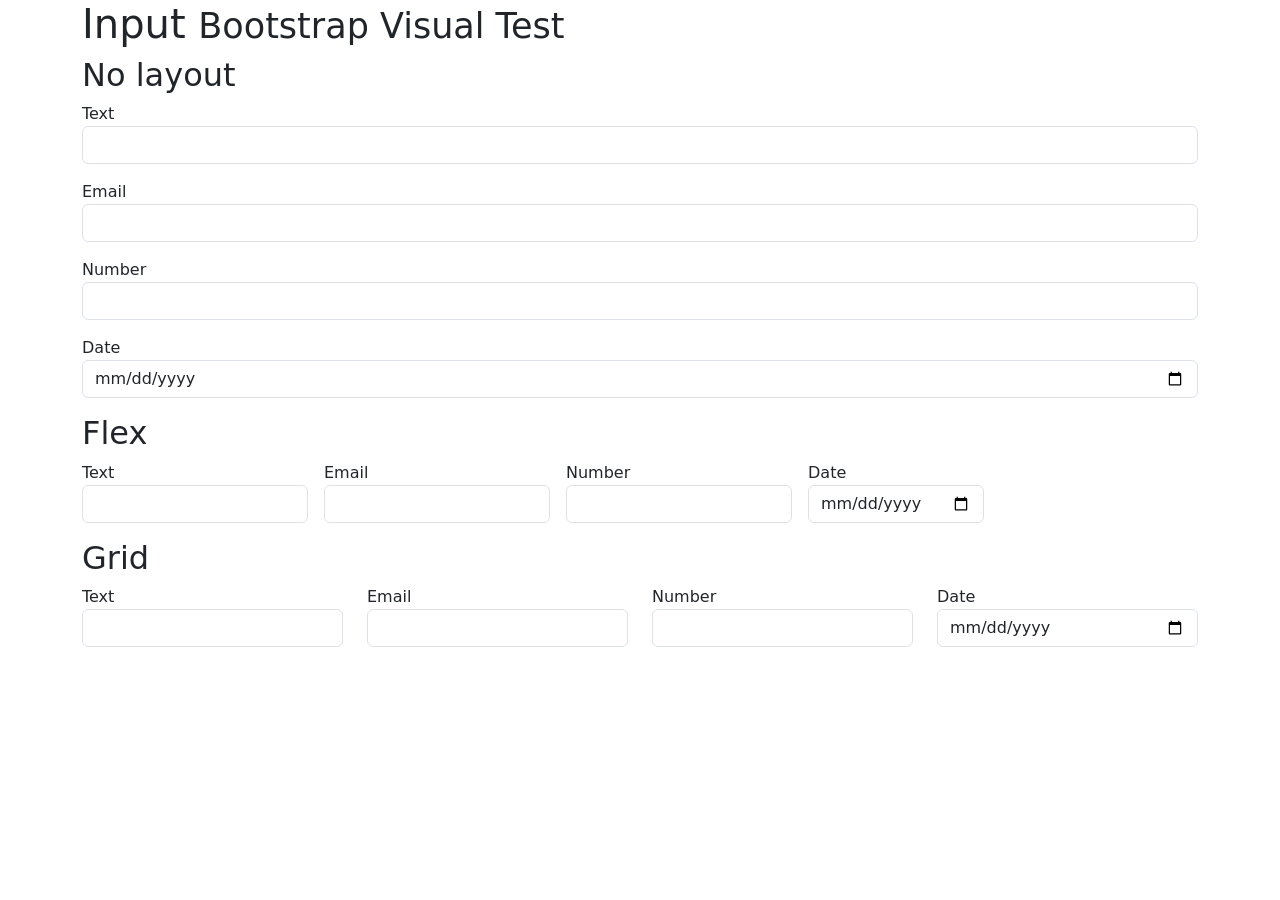
<file: bootstrap-5.3.8/bootstrap-5.3.8/js/tests/visual/input.html>
<!doctype html>
<html lang="en">
  <head>
    <meta charset="utf-8">
    <meta name="viewport" content="width=device-width, initial-scale=1">
    <link href="../../../dist/css/bootstrap.min.css" rel="stylesheet">
    <title>Form</title>
    <style></style>
  </head>
  <body>
    <div class="container">
      <h1>Input <small>Bootstrap Visual Test</small></h1>

      <h2>No layout</h2>

      <div class="mb-3">
        Text
        <input class="form-control">
      </div>
      <div class="mb-3">
        Email
        <input type="email" class="form-control">
      </div>
      <div class="mb-3">
        Number
        <input type="number" class="form-control">
      </div>
      <div class="mb-3">
        Date
        <input type="date" class="form-control">
      </div>

      <h2>Flex</h2>

      <div class="d-flex flex-wrap gap-3 mb-3">
        <div>
          Text
          <input class="form-control">
        </div>
        <div>
          Email
          <input type="email" class="form-control">
        </div>
        <div>
          Number
          <input type="number" class="form-control">
        </div>
        <div>
          Date
          <input type="date" class="form-control">
        </div>
      </div>

      <h2>Grid</h2>

      <div class="row mb-3">
        <div class="col">
          Text
          <input class="form-control">
        </div>
        <div class="col">
          Email
          <input type="email" class="form-control">
        </div>
        <div class="col">
          Number
          <input type="number" class="form-control">
        </div>
        <div class="col">
          Date
          <input type="date" class="form-control">
        </div>
      </div>
    </div>

    <script src="../../../dist/js/bootstrap.bundle.js"></script>
  </body>
</html>
</file>
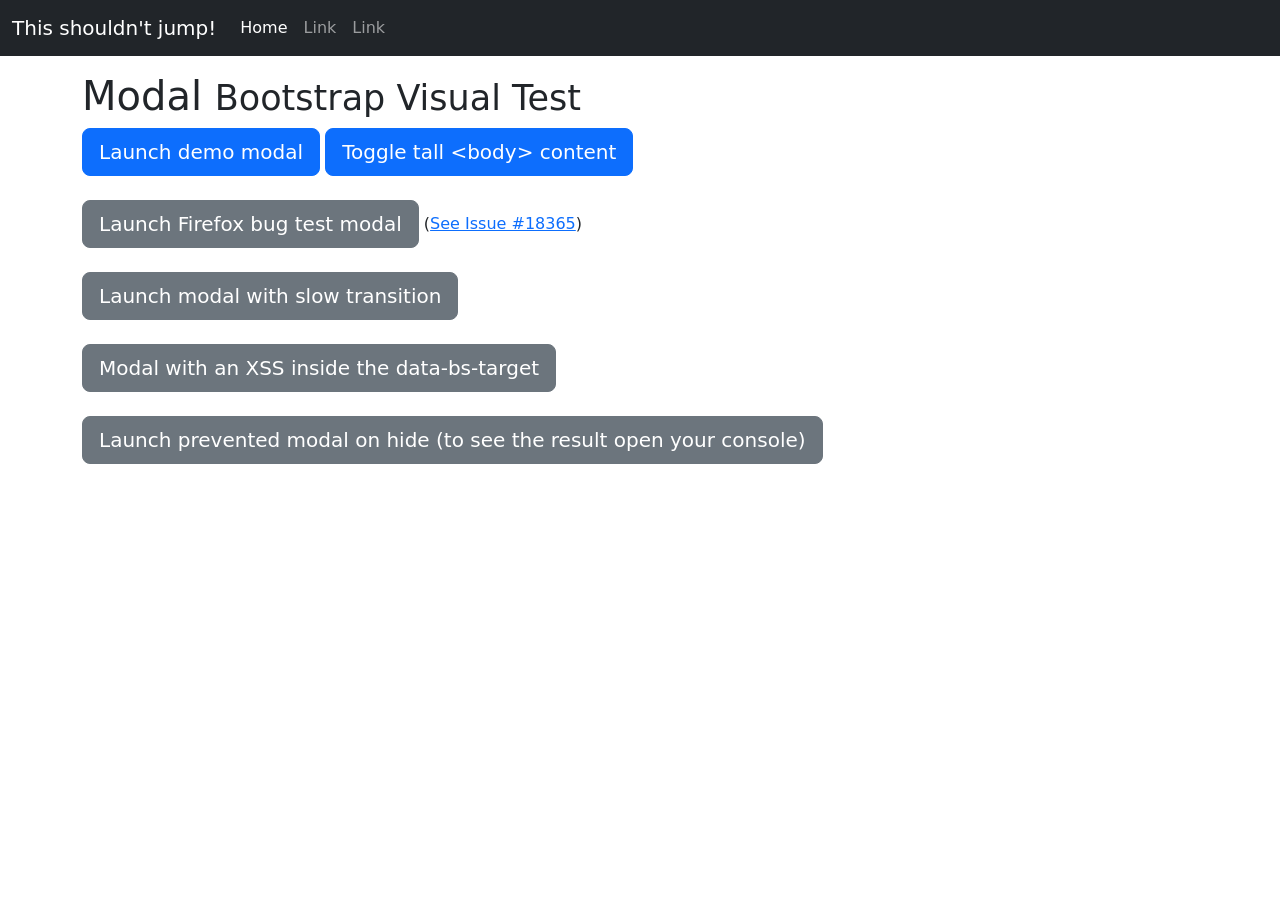
<file: bootstrap-5.3.8/bootstrap-5.3.8/js/tests/visual/modal.html>
<!doctype html>
<html lang="en">
  <head>
    <meta charset="utf-8">
    <meta name="viewport" content="width=device-width, initial-scale=1">
    <link href="../../../dist/css/bootstrap.min.css" rel="stylesheet">
    <title>Modal</title>
    <style>
      #tall {
        height: 1500px;
        width: 100px;
      }
    </style>
  </head>
  <body>
    <nav class="navbar navbar-expand-lg navbar-dark bg-dark">
      <div class="container-fluid">
        <button class="navbar-toggler" type="button" data-bs-toggle="collapse" data-bs-target="#navbarResponsive" aria-controls="navbarResponsive" aria-expanded="false" aria-label="Toggle navigation">
          <span class="navbar-toggler-icon"></span>
        </button>
        <div class="collapse navbar-collapse" id="navbarResponsive">
          <a class="navbar-brand" href="#">This shouldn't jump!</a>
          <ul class="navbar-nav">
            <li class="nav-item">
              <a class="nav-link active" href="#" aria-current="page">Home</a>
            </li>
            <li class="nav-item">
              <a class="nav-link" href="#">Link</a>
            </li>
            <li class="nav-item">
              <a class="nav-link" href="#">Link</a>
            </li>
          </ul>
        </div>
      </div>
    </nav>

    <div class="container mt-3">
      <h1>Modal <small>Bootstrap Visual Test</small></h1>

      <div class="modal fade" id="myModal" tabindex="-1" aria-labelledby="myModalLabel" aria-hidden="true">
        <div class="modal-dialog">
          <div class="modal-content">
            <div class="modal-header">
              <h1 class="modal-title fs-4" id="myModalLabel">Modal title</h1>
              <button type="button" class="btn-close" data-bs-dismiss="modal" aria-label="Close"></button>
            </div>
            <div class="modal-body">
              <h4>Text in a modal</h4>
              <p>Duis mollis, est non commodo luctus, nisi erat porttitor ligula.</p>

              <h4>Popover in a modal</h4>
              <p>This <button type="button" class="btn btn-primary" data-bs-toggle="popover" data-bs-placement="left" title="Popover title" data-bs-content="And here's some amazing content. It's very engaging. Right?">button</button> should trigger a popover on click.</p>


              <h4>Tooltips in a modal</h4>
              <p><a href="#" data-bs-toggle="tooltip" data-bs-placement="top" title="Tooltip on top">This link</a> and <a href="#" data-bs-toggle="tooltip" data-bs-placement="bottom" title="Tooltip on bottom">that link</a> should have tooltips on hover.</p>

              <div id="accordion" role="tablist">
                <div class="card" role="presentation">
                  <div class="card-header" role="tab" id="headingOne">
                    <h5 class="mb-0">
                      <a data-bs-toggle="collapse" href="#collapseOne" aria-expanded="true" aria-controls="collapseOne">
                        Collapsible Group Item #1
                      </a>
                    </h5>
                  </div>

                  <div id="collapseOne" class="collapse show" data-bs-parent="#accordion" role="tabpanel" aria-labelledby="headingOne">
                    <div class="card-body">
                      Anim pariatur cliche reprehenderit, enim eiusmod high life accusamus terry richardson ad squid. 3 wolf moon officia aute, non cupidatat skateboard dolor brunch. Food truck quinoa nesciunt laborum eiusmod. Brunch 3 wolf moon tempor, sunt aliqua put a bird on it squid single-origin coffee nulla assumenda shoreditch et. Nihil anim keffiyeh helvetica, craft beer labore wes anderson cred nesciunt sapiente ea proident. Ad vegan excepteur butcher vice lomo. Leggings occaecat craft beer farm-to-table, raw denim aesthetic synth nesciunt you probably haven't heard of them accusamus labore sustainable VHS.
                    </div>
                  </div>
                </div>
                <div class="card" role="presentation">
                  <div class="card-header" role="tab" id="headingTwo">
                    <h5 class="mb-0">
                      <a class="collapsed" data-bs-toggle="collapse" href="#collapseTwo" aria-expanded="false" aria-controls="collapseTwo">
                        Collapsible Group Item #2
                      </a>
                    </h5>
                  </div>
                  <div id="collapseTwo" class="collapse" data-bs-parent="#accordion" role="tabpanel" aria-labelledby="headingTwo">
                    <div class="card-body">
                      Anim pariatur cliche reprehenderit, enim eiusmod high life accusamus terry richardson ad squid. 3 wolf moon officia aute, non cupidatat skateboard dolor brunch. Food truck quinoa nesciunt laborum eiusmod. Brunch 3 wolf moon tempor, sunt aliqua put a bird on it squid single-origin coffee nulla assumenda shoreditch et. Nihil anim keffiyeh helvetica, craft beer labore wes anderson cred nesciunt sapiente ea proident. Ad vegan excepteur butcher vice lomo. Leggings occaecat craft beer farm-to-table, raw denim aesthetic synth nesciunt you probably haven't heard of them accusamus labore sustainable VHS.
                    </div>
                  </div>
                </div>
                <div class="card" role="presentation">
                  <div class="card-header" role="tab" id="headingThree">
                    <h5 class="mb-0">
                      <a class="collapsed" data-bs-toggle="collapse" href="#collapseThree" aria-expanded="false" aria-controls="collapseThree">
                        Collapsible Group Item #3
                      </a>
                    </h5>
                  </div>
                  <div id="collapseThree" class="collapse" data-bs-parent="#accordion" role="tabpanel" aria-labelledby="headingThree">
                    <div class="card-body">
                      Anim pariatur cliche reprehenderit, enim eiusmod high life accusamus terry richardson ad squid. 3 wolf moon officia aute, non cupidatat skateboard dolor brunch. Food truck quinoa nesciunt laborum eiusmod. Brunch 3 wolf moon tempor, sunt aliqua put a bird on it squid single-origin coffee nulla assumenda shoreditch et. Nihil anim keffiyeh helvetica, craft beer labore wes anderson cred nesciunt sapiente ea proident. Ad vegan excepteur butcher vice lomo. Leggings occaecat craft beer farm-to-table, raw denim aesthetic synth nesciunt you probably haven't heard of them accusamus labore sustainable VHS.
                    </div>
                  </div>
                </div>
              </div>

              <hr>

              <h4>Overflowing text to show scroll behavior</h4>
              <p>Cras mattis consectetur purus sit amet fermentum. Cras justo odio, dapibus ac facilisis in, egestas eget quam. Morbi leo risus, porta ac consectetur ac, vestibulum at eros.</p>
              <p>Praesent commodo cursus magna, vel scelerisque nisl consectetur et. Vivamus sagittis lacus vel augue laoreet rutrum faucibus dolor auctor.</p>
              <p>Aenean lacinia bibendum nulla sed consectetur. Praesent commodo cursus magna, vel scelerisque nisl consectetur et. Donec sed odio dui. Donec ullamcorper nulla non metus auctor fringilla.</p>
              <p>Cras mattis consectetur purus sit amet fermentum. Cras justo odio, dapibus ac facilisis in, egestas eget quam. Morbi leo risus, porta ac consectetur ac, vestibulum at eros.</p>
              <p>Praesent commodo cursus magna, vel scelerisque nisl consectetur et. Vivamus sagittis lacus vel augue laoreet rutrum faucibus dolor auctor.</p>
              <p>Aenean lacinia bibendum nulla sed consectetur. Praesent commodo cursus magna, vel scelerisque nisl consectetur et. Donec sed odio dui. Donec ullamcorper nulla non metus auctor fringilla.</p>
              <p>Cras mattis consectetur purus sit amet fermentum. Cras justo odio, dapibus ac facilisis in, egestas eget quam. Morbi leo risus, porta ac consectetur ac, vestibulum at eros.</p>
              <p>Praesent commodo cursus magna, vel scelerisque nisl consectetur et. Vivamus sagittis lacus vel augue laoreet rutrum faucibus dolor auctor.</p>
              <p>Aenean lacinia bibendum nulla sed consectetur. Praesent commodo cursus magna, vel scelerisque nisl consectetur et. Donec sed odio dui. Donec ullamcorper nulla non metus auctor fringilla.</p>
            </div>
            <div class="modal-footer">
              <button type="button" class="btn btn-secondary" data-bs-dismiss="modal">Close</button>
              <button type="button" class="btn btn-primary">Save changes</button>
            </div>
          </div>
        </div>
      </div>

      <div class="modal fade" id="firefoxModal" tabindex="-1" aria-labelledby="firefoxModalLabel" aria-hidden="true">
        <div class="modal-dialog">
          <div class="modal-content">
            <div class="modal-header">
              <h1 class="modal-title fs-4" id="firefoxModalLabel">Firefox Bug Test</h1>
              <button type="button" class="btn-close" data-bs-dismiss="modal" aria-label="Close"></button>
            </div>
            <div class="modal-body">
              <ol>
                <li>Ensure you're using Firefox.</li>
                <li>Open a new tab and then switch back to this tab.</li>
                <li>Click into this input: <input type="text" id="ff-bug-input"></li>
                <li>Switch to the other tab and then back to this tab.</li>
              </ol>
              <p>Test result: <strong id="ff-bug-test-result"></strong></p>
            </div>
            <div class="modal-footer">
              <button type="button" class="btn btn-secondary" data-bs-dismiss="modal">Close</button>
              <button type="button" class="btn btn-primary">Save changes</button>
            </div>
          </div>
        </div>
      </div>

      <div class="modal fade" id="slowModal" tabindex="-1" aria-labelledby="slowModalLabel" aria-hidden="true" style="transition-duration: 5s;">
        <div class="modal-dialog" style="transition-duration: inherit;">
          <div class="modal-content">
            <div class="modal-header">
              <h1 class="modal-title fs-4" id="slowModalLabel">Lorem slowly</h1>
              <button type="button" class="btn-close" data-bs-dismiss="modal" aria-label="Close"></button>
            </div>
            <div class="modal-body">
              <p>Cum sociis natoque penatibus et magnis dis parturient montes, nascetur ridiculus mus. Duis mollis, est non commodo luctus, nisi erat porttitor ligula, eget lacinia odio sem nec elit. Donec sed odio dui. Nullam quis risus eget urna mollis ornare vel eu leo. Nulla vitae elit libero, a pharetra augue.</p>
            </div>
            <div class="modal-footer">
              <button type="button" class="btn btn-secondary" data-bs-dismiss="modal">Close</button>
              <button type="button" class="btn btn-primary">Save changes</button>
            </div>
          </div>
        </div>
      </div>

      <button type="button" class="btn btn-primary btn-lg" data-bs-toggle="modal" data-bs-target="#myModal">
        Launch demo modal
      </button>

      <button type="button" class="btn btn-primary btn-lg" id="tall-toggle">
        Toggle tall &lt;body&gt; content
      </button>

      <br><br>

      <button type="button" class="btn btn-secondary btn-lg" data-bs-toggle="modal" data-bs-target="#firefoxModal">
        Launch Firefox bug test modal
      </button>
      (<a href="https://github.com/twbs/bootstrap/issues/18365">See Issue #18365</a>)

      <br><br>

      <button type="button" class="btn btn-secondary btn-lg" data-bs-toggle="modal" data-bs-target="#slowModal">
        Launch modal with slow transition
      </button>

      <br><br>

      <div class="text-bg-dark p-2" id="tall" style="display: none;">
        Tall body content to force the page to have a scrollbar.
      </div>

      <button type="button" class="btn btn-secondary btn-lg" data-bs-toggle="modal" data-bs-target="&#x3C;div class=&#x22;modal fade the-bad&#x22; tabindex=&#x22;-1&#x22;&#x3E;&#x3C;div class=&#x22;modal-dialog&#x22;&#x3E;&#x3C;div class=&#x22;modal-content&#x22;&#x3E;&#x3C;div class=&#x22;modal-header&#x22;&#x3E;&#x3C;button type=&#x22;button&#x22; class=&#x22;btn-close&#x22; data-bs-dismiss=&#x22;modal&#x22; aria-label=&#x22;Close&#x22;&#x3E;&#x3C;span aria-hidden=&#x22;true&#x22;&#x3E;&#x26;times;&#x3C;/span&#x3E;&#x3C;/button&#x3E;&#x3C;h1 class=&#x22;modal-title fs-4&#x22;&#x3E;The Bad Modal&#x3C;/h1&#x3E;&#x3C;/div&#x3E;&#x3C;div class=&#x22;modal-body&#x22;&#x3E;This modal&#x27;s HTTML source code is declared inline, inside the data-bs-target attribute of it&#x27;s show-button&#x3C;/div&#x3E;&#x3C;/div&#x3E;&#x3C;/div&#x3E;&#x3C;/div&#x3E;">
        Modal with an XSS inside the data-bs-target
      </button>

      <br><br>

      <button type="button" class="btn btn-secondary btn-lg" id="btnPreventModal">
        Launch prevented modal on hide (to see the result open your console)
      </button>
    </div>

    <script src="../../../dist/js/bootstrap.bundle.js"></script>
    <script>
      /* global bootstrap: false */

      const ffBugTestResult = document.getElementById('ff-bug-test-result')
      const firefoxTestDone = false

      function reportFirefoxTestResult(result) {
        if (!firefoxTestDone) {
          ffBugTestResult.classList.add(result ? 'text-success' : 'text-danger')
          ffBugTestResult.textContent = result ? 'PASS' : 'FAIL'
        }
      }

      document.querySelectorAll('[data-bs-toggle="popover"]').forEach(popoverEl => new bootstrap.Popover(popoverEl))

      document.querySelectorAll('[data-bs-toggle="tooltip"]').forEach(tooltipEl => new bootstrap.Tooltip(tooltipEl))

      const tall = document.getElementById('tall')
      document.getElementById('tall-toggle').addEventListener('click', () => {
        tall.style.display = tall.style.display === 'none' ? 'block' : 'none'
      })

      const ffBugInput = document.getElementById('ff-bug-input')
      const firefoxModal = document.getElementById('firefoxModal')
      function handlerClickFfBugInput() {
        firefoxModal.addEventListener('focus', reportFirefoxTestResult.bind(false))
        ffBugInput.addEventListener('focus', reportFirefoxTestResult.bind(true))
        ffBugInput.removeEventListener('focus', handlerClickFfBugInput)
      }

      ffBugInput.addEventListener('focus', handlerClickFfBugInput)

      const modalFf = new bootstrap.Modal(firefoxModal)

      document.getElementById('btnPreventModal').addEventListener('click', () => {
        const shownFirefoxModal = () => {
          modalFf.hide()
          firefoxModal.removeEventListener('shown.bs.modal', hideFirefoxModal)
        }

        const hideFirefoxModal = event => {
          event.preventDefault()
          firefoxModal.removeEventListener('hide.bs.modal', hideFirefoxModal)

          if (modalFf._isTransitioning) {
            console.error('Modal plugin should not set _isTransitioning when hide event is prevented')
          } else {
            console.log('Test passed')
            modalFf.hide() // work as expected
          }
        }

        firefoxModal.addEventListener('shown.bs.modal', shownFirefoxModal)
        firefoxModal.addEventListener('hide.bs.modal', hideFirefoxModal)
        modalFf.show()
      })

      // Test transition duration
      let t0
      let t1
      const slowModal = document.getElementById('slowModal')

      slowModal.addEventListener('shown.bs.modal', () => {
        t1 = performance.now()
        console.log(`transition-duration took ${t1 - t0}ms.`)
      })

      slowModal.addEventListener('show.bs.modal', () => {
        t0 = performance.now()
      })
    </script>
  </body>
</html>
</file>
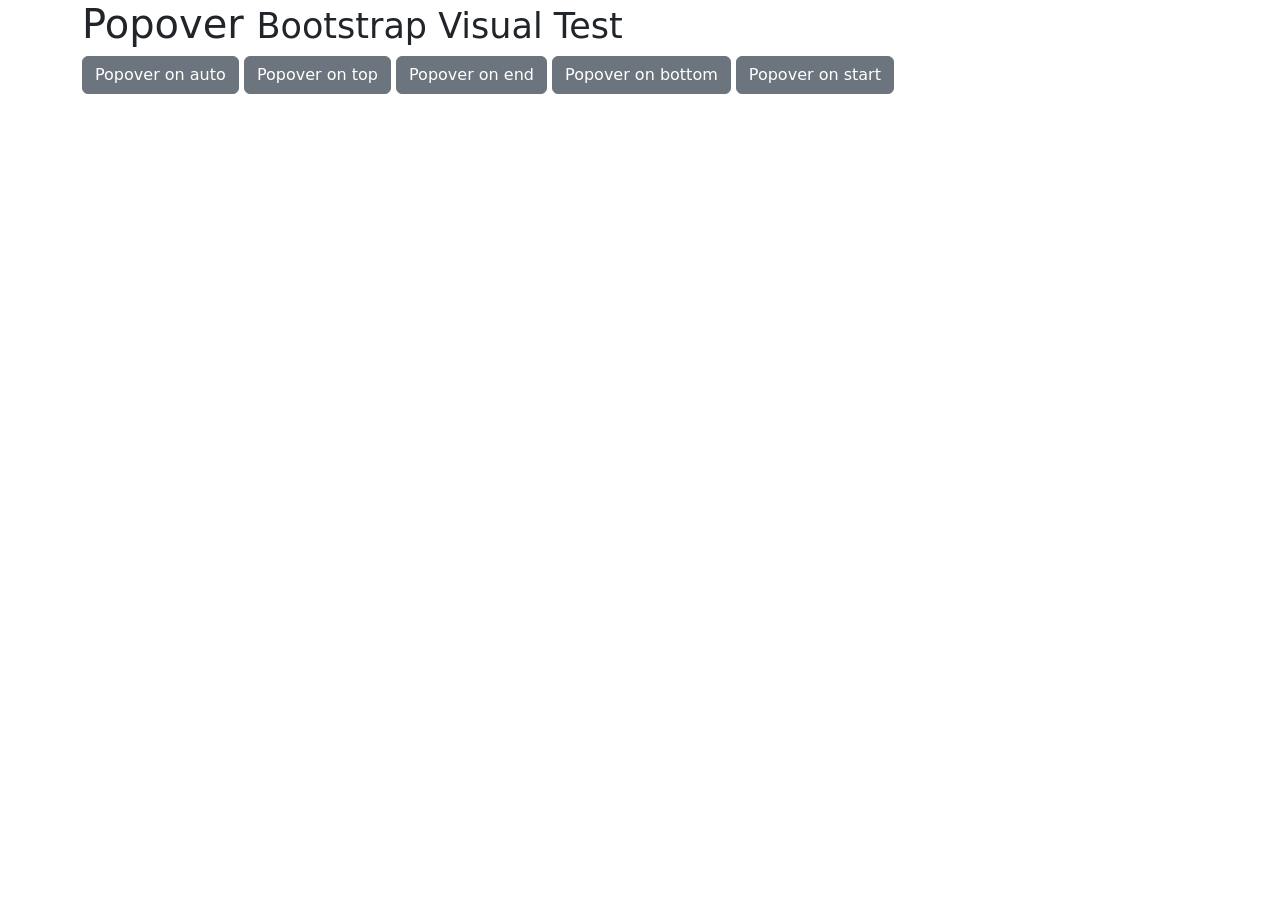
<file: bootstrap-5.3.8/bootstrap-5.3.8/js/tests/visual/popover.html>
<!doctype html>
<html lang="en">
  <head>
    <meta charset="utf-8">
    <meta name="viewport" content="width=device-width, initial-scale=1">
    <link href="../../../dist/css/bootstrap.min.css" rel="stylesheet">
    <title>Popover</title>
  </head>
  <body>
    <div class="container">
      <h1>Popover <small>Bootstrap Visual Test</small></h1>

      <button type="button" class="btn btn-secondary" data-bs-container="body" data-bs-toggle="popover" data-bs-placement="auto" data-bs-content="Vivamus sagittis lacus vel augue laoreet rutrum faucibus.">
        Popover on auto
      </button>

      <button type="button" class="btn btn-secondary" data-bs-container="body" data-bs-toggle="popover" data-bs-placement="top" data-bs-content="Default placement was on top but not enough place">
        Popover on top
      </button>

      <button type="button" class="btn btn-secondary" data-bs-container="body" data-bs-toggle="popover" data-bs-placement="right" data-bs-content="Vivamus sagittis lacus vel augue laoreet rutrum faucibus.">
        Popover on end
      </button>

      <button type="button" class="btn btn-secondary" data-bs-container="body" data-bs-toggle="popover" data-bs-placement="bottom" data-bs-content="Vivamus sagittis lacus vel augue laoreet rutrum faucibus.">
        Popover on bottom
      </button>

      <button type="button" class="btn btn-secondary" data-bs-container="body" data-bs-toggle="popover" data-bs-placement="left" data-bs-content="Vivamus sagittis lacus vel augue laoreet rutrum faucibus.">
        Popover on start
      </button>
    </div>

    <script src="../../../dist/js/bootstrap.bundle.js"></script>
    <script>
      /* global bootstrap: false */

      document.querySelectorAll('[data-bs-toggle="popover"]').forEach(popoverEl => new bootstrap.Popover(popoverEl))
    </script>
  </body>
</html>
</file>
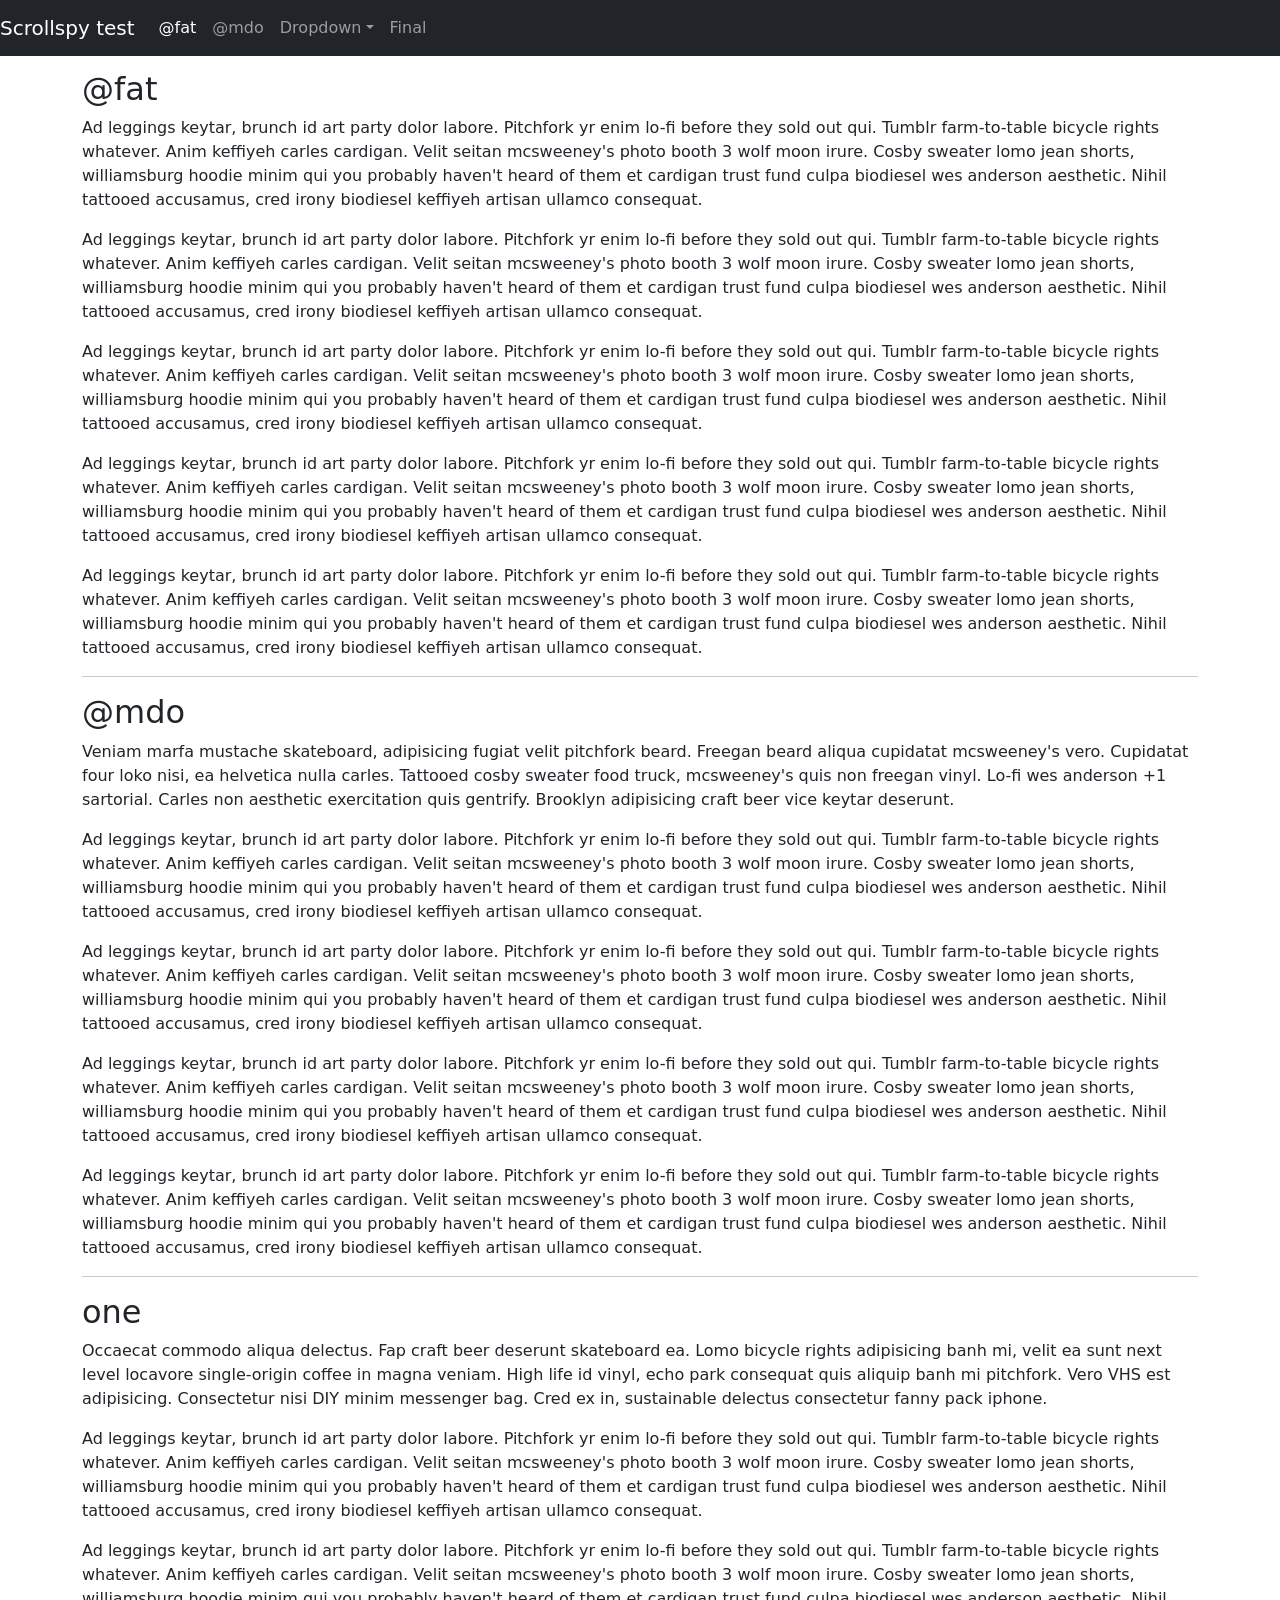
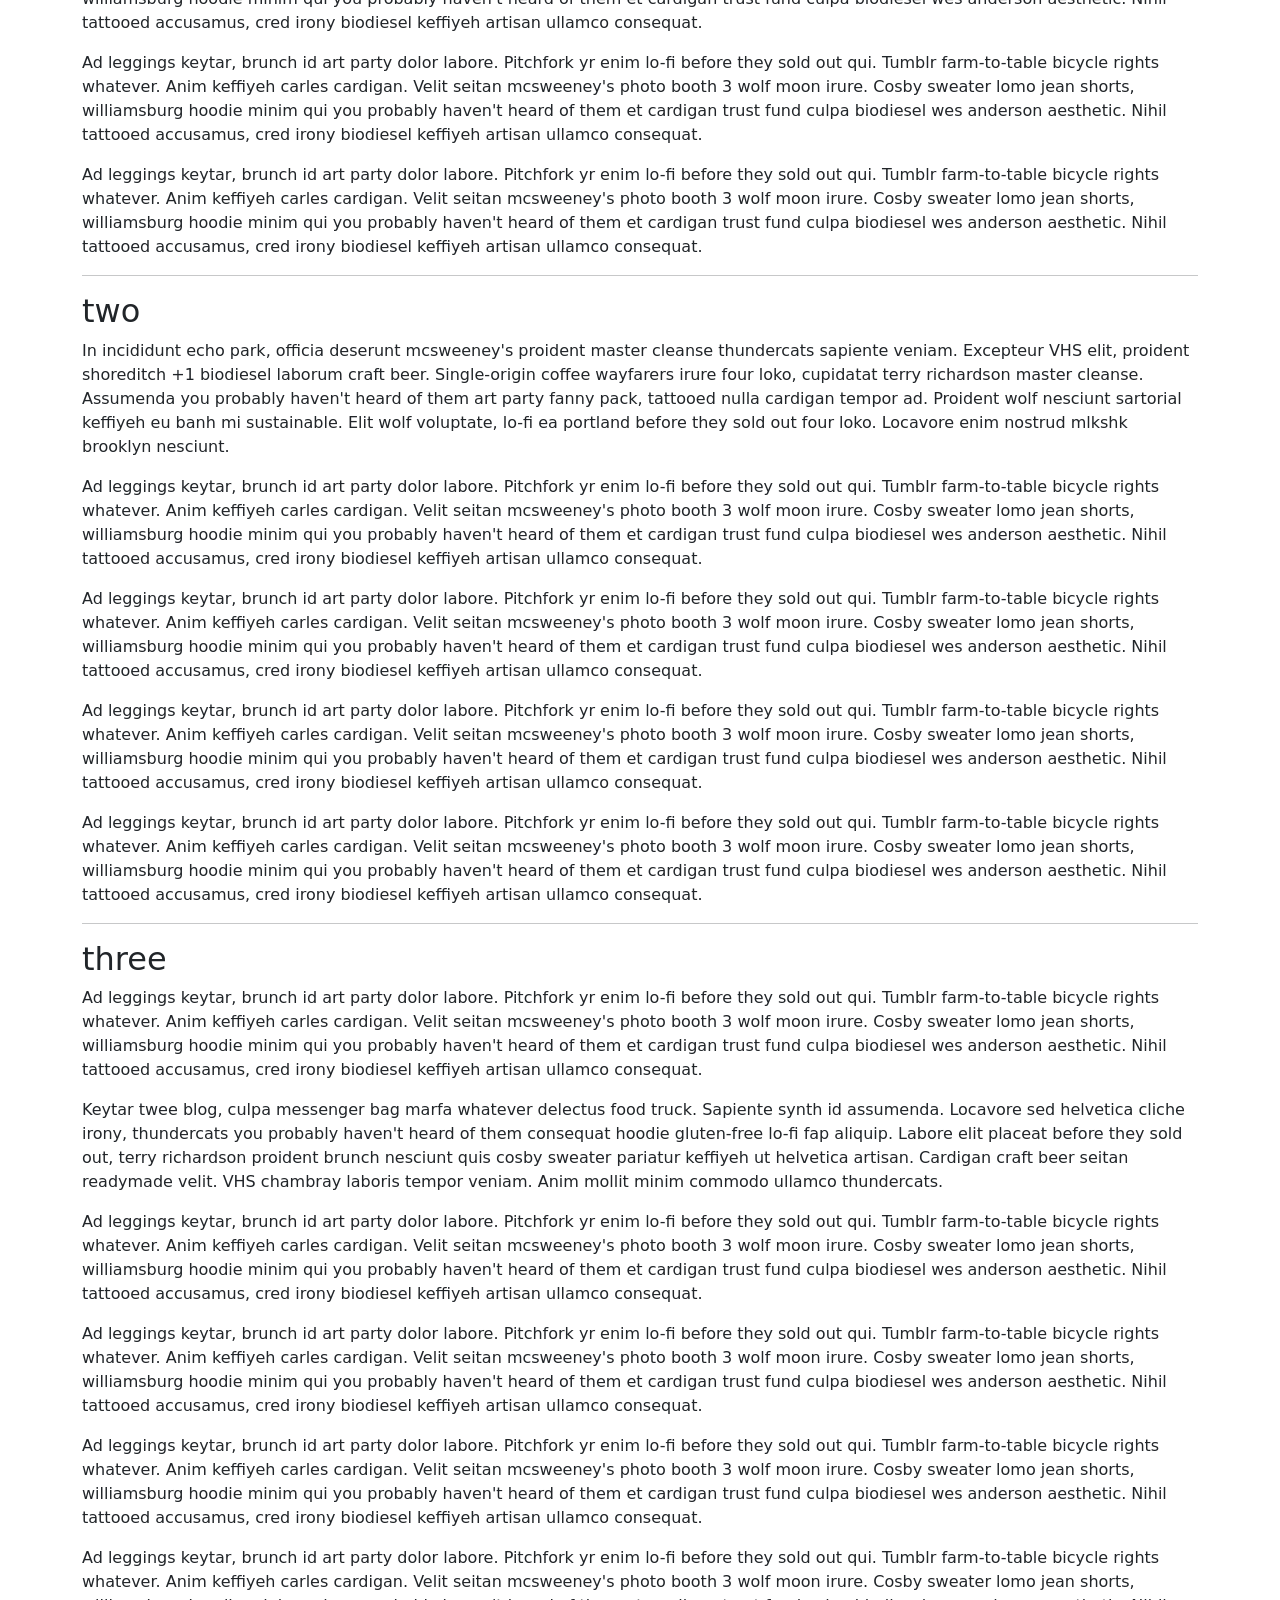
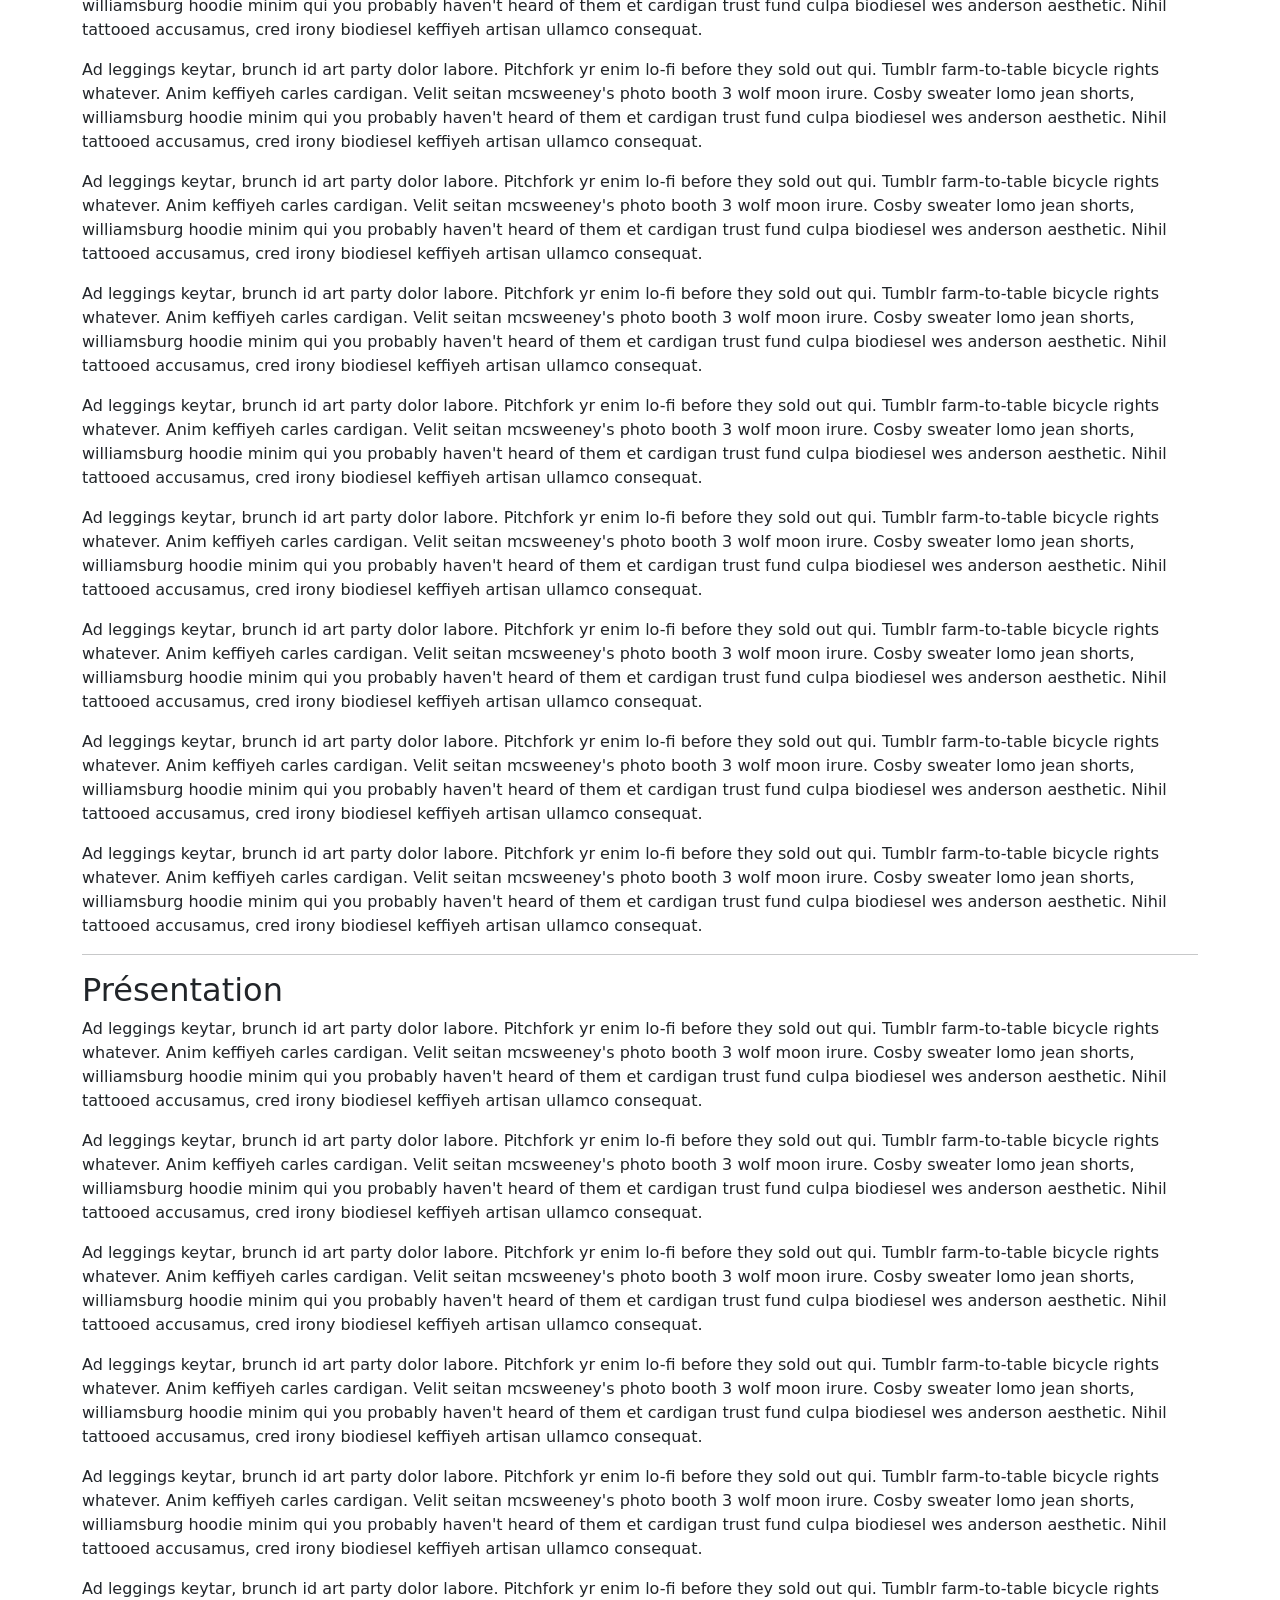
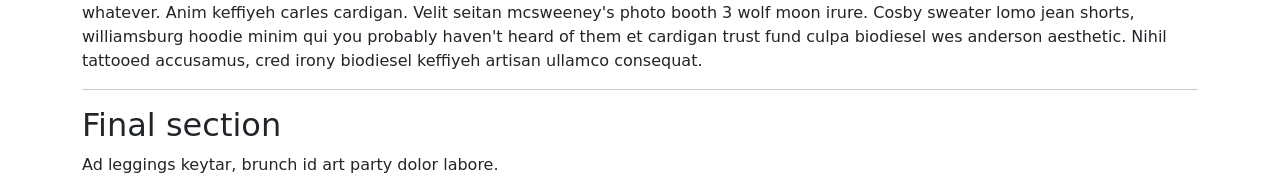
<file: bootstrap-5.3.8/bootstrap-5.3.8/js/tests/visual/scrollspy.html>
<!doctype html>
<html lang="en">
  <head>
    <meta charset="utf-8">
    <meta name="viewport" content="width=device-width, initial-scale=1">
    <link href="../../../dist/css/bootstrap.min.css" rel="stylesheet">
    <title>Scrollspy</title>
    <style>
      body { padding-top: 70px; }
    </style>
  </head>
  <body data-bs-spy="scroll" data-bs-target=".navbar" data-bs-offset="70">
    <nav class="navbar navbar-expand-md navbar-dark bg-dark fixed-top">
      <a class="navbar-brand" href="#">Scrollspy test</a>
      <button class="navbar-toggler" type="button" data-bs-toggle="collapse" data-bs-target="#navbarSupportedContent" aria-controls="navbarSupportedContent" aria-expanded="false" aria-label="Toggle navigation">
        <span class="navbar-toggler-icon"></span>
      </button>
      <div class="navbar-collapse collapse" id="navbarSupportedContent">
        <ul class="navbar-nav me-auto">
          <li class="nav-item">
            <a class="nav-link" href="#fat">@fat</a>
          </li>
          <li class="nav-item">
            <a class="nav-link" href="#mdo">@mdo</a>
          </li>
          <li class="nav-item dropdown">
            <a class="nav-link dropdown-toggle" href="#" data-bs-toggle="dropdown" aria-expanded="false">Dropdown</a>
            <ul class="dropdown-menu">
              <li><a class="dropdown-item" href="#one">One</a></li>
              <li><a class="dropdown-item" href="#two">Two</a></li>
              <li><a class="dropdown-item" href="#three">Three</a></li>
              <li><a class="dropdown-item" href="#présentation">Présentation</a></li>
            </ul>
          </li>
          <li class="nav-item">
            <a class="nav-link" href="#final">Final</a>
          </li>
        </ul>
      </div>
    </nav>
    <div class="container">
      <h2 id="fat">@fat</h2>
      <p>Ad leggings keytar, brunch id art party dolor labore. Pitchfork yr enim lo-fi before they sold out qui. Tumblr farm-to-table bicycle rights whatever. Anim keffiyeh carles cardigan. Velit seitan mcsweeney's photo booth 3 wolf moon irure. Cosby sweater lomo jean shorts, williamsburg hoodie minim qui you probably haven't heard of them et cardigan trust fund culpa biodiesel wes anderson aesthetic. Nihil tattooed accusamus, cred irony biodiesel keffiyeh artisan ullamco consequat.</p>
      <p>Ad leggings keytar, brunch id art party dolor labore. Pitchfork yr enim lo-fi before they sold out qui. Tumblr farm-to-table bicycle rights whatever. Anim keffiyeh carles cardigan. Velit seitan mcsweeney's photo booth 3 wolf moon irure. Cosby sweater lomo jean shorts, williamsburg hoodie minim qui you probably haven't heard of them et cardigan trust fund culpa biodiesel wes anderson aesthetic. Nihil tattooed accusamus, cred irony biodiesel keffiyeh artisan ullamco consequat.</p>
      <p>Ad leggings keytar, brunch id art party dolor labore. Pitchfork yr enim lo-fi before they sold out qui. Tumblr farm-to-table bicycle rights whatever. Anim keffiyeh carles cardigan. Velit seitan mcsweeney's photo booth 3 wolf moon irure. Cosby sweater lomo jean shorts, williamsburg hoodie minim qui you probably haven't heard of them et cardigan trust fund culpa biodiesel wes anderson aesthetic. Nihil tattooed accusamus, cred irony biodiesel keffiyeh artisan ullamco consequat.</p>
      <p>Ad leggings keytar, brunch id art party dolor labore. Pitchfork yr enim lo-fi before they sold out qui. Tumblr farm-to-table bicycle rights whatever. Anim keffiyeh carles cardigan. Velit seitan mcsweeney's photo booth 3 wolf moon irure. Cosby sweater lomo jean shorts, williamsburg hoodie minim qui you probably haven't heard of them et cardigan trust fund culpa biodiesel wes anderson aesthetic. Nihil tattooed accusamus, cred irony biodiesel keffiyeh artisan ullamco consequat.</p>
      <p>Ad leggings keytar, brunch id art party dolor labore. Pitchfork yr enim lo-fi before they sold out qui. Tumblr farm-to-table bicycle rights whatever. Anim keffiyeh carles cardigan. Velit seitan mcsweeney's photo booth 3 wolf moon irure. Cosby sweater lomo jean shorts, williamsburg hoodie minim qui you probably haven't heard of them et cardigan trust fund culpa biodiesel wes anderson aesthetic. Nihil tattooed accusamus, cred irony biodiesel keffiyeh artisan ullamco consequat.</p>
      <hr>
      <h2 id="mdo">@mdo</h2>
      <p>Veniam marfa mustache skateboard, adipisicing fugiat velit pitchfork beard. Freegan beard aliqua cupidatat mcsweeney's vero. Cupidatat four loko nisi, ea helvetica nulla carles. Tattooed cosby sweater food truck, mcsweeney's quis non freegan vinyl. Lo-fi wes anderson +1 sartorial. Carles non aesthetic exercitation quis gentrify. Brooklyn adipisicing craft beer vice keytar deserunt.</p>
      <p>Ad leggings keytar, brunch id art party dolor labore. Pitchfork yr enim lo-fi before they sold out qui. Tumblr farm-to-table bicycle rights whatever. Anim keffiyeh carles cardigan. Velit seitan mcsweeney's photo booth 3 wolf moon irure. Cosby sweater lomo jean shorts, williamsburg hoodie minim qui you probably haven't heard of them et cardigan trust fund culpa biodiesel wes anderson aesthetic. Nihil tattooed accusamus, cred irony biodiesel keffiyeh artisan ullamco consequat.</p>
      <p>Ad leggings keytar, brunch id art party dolor labore. Pitchfork yr enim lo-fi before they sold out qui. Tumblr farm-to-table bicycle rights whatever. Anim keffiyeh carles cardigan. Velit seitan mcsweeney's photo booth 3 wolf moon irure. Cosby sweater lomo jean shorts, williamsburg hoodie minim qui you probably haven't heard of them et cardigan trust fund culpa biodiesel wes anderson aesthetic. Nihil tattooed accusamus, cred irony biodiesel keffiyeh artisan ullamco consequat.</p>
      <p>Ad leggings keytar, brunch id art party dolor labore. Pitchfork yr enim lo-fi before they sold out qui. Tumblr farm-to-table bicycle rights whatever. Anim keffiyeh carles cardigan. Velit seitan mcsweeney's photo booth 3 wolf moon irure. Cosby sweater lomo jean shorts, williamsburg hoodie minim qui you probably haven't heard of them et cardigan trust fund culpa biodiesel wes anderson aesthetic. Nihil tattooed accusamus, cred irony biodiesel keffiyeh artisan ullamco consequat.</p>
      <p>Ad leggings keytar, brunch id art party dolor labore. Pitchfork yr enim lo-fi before they sold out qui. Tumblr farm-to-table bicycle rights whatever. Anim keffiyeh carles cardigan. Velit seitan mcsweeney's photo booth 3 wolf moon irure. Cosby sweater lomo jean shorts, williamsburg hoodie minim qui you probably haven't heard of them et cardigan trust fund culpa biodiesel wes anderson aesthetic. Nihil tattooed accusamus, cred irony biodiesel keffiyeh artisan ullamco consequat.</p>
      <hr>
      <h2 id="one">one</h2>
      <p>Occaecat commodo aliqua delectus. Fap craft beer deserunt skateboard ea. Lomo bicycle rights adipisicing banh mi, velit ea sunt next level locavore single-origin coffee in magna veniam. High life id vinyl, echo park consequat quis aliquip banh mi pitchfork. Vero VHS est adipisicing. Consectetur nisi DIY minim messenger bag. Cred ex in, sustainable delectus consectetur fanny pack iphone.</p>
      <p>Ad leggings keytar, brunch id art party dolor labore. Pitchfork yr enim lo-fi before they sold out qui. Tumblr farm-to-table bicycle rights whatever. Anim keffiyeh carles cardigan. Velit seitan mcsweeney's photo booth 3 wolf moon irure. Cosby sweater lomo jean shorts, williamsburg hoodie minim qui you probably haven't heard of them et cardigan trust fund culpa biodiesel wes anderson aesthetic. Nihil tattooed accusamus, cred irony biodiesel keffiyeh artisan ullamco consequat.</p>
      <p>Ad leggings keytar, brunch id art party dolor labore. Pitchfork yr enim lo-fi before they sold out qui. Tumblr farm-to-table bicycle rights whatever. Anim keffiyeh carles cardigan. Velit seitan mcsweeney's photo booth 3 wolf moon irure. Cosby sweater lomo jean shorts, williamsburg hoodie minim qui you probably haven't heard of them et cardigan trust fund culpa biodiesel wes anderson aesthetic. Nihil tattooed accusamus, cred irony biodiesel keffiyeh artisan ullamco consequat.</p>
      <p>Ad leggings keytar, brunch id art party dolor labore. Pitchfork yr enim lo-fi before they sold out qui. Tumblr farm-to-table bicycle rights whatever. Anim keffiyeh carles cardigan. Velit seitan mcsweeney's photo booth 3 wolf moon irure. Cosby sweater lomo jean shorts, williamsburg hoodie minim qui you probably haven't heard of them et cardigan trust fund culpa biodiesel wes anderson aesthetic. Nihil tattooed accusamus, cred irony biodiesel keffiyeh artisan ullamco consequat.</p>
      <p>Ad leggings keytar, brunch id art party dolor labore. Pitchfork yr enim lo-fi before they sold out qui. Tumblr farm-to-table bicycle rights whatever. Anim keffiyeh carles cardigan. Velit seitan mcsweeney's photo booth 3 wolf moon irure. Cosby sweater lomo jean shorts, williamsburg hoodie minim qui you probably haven't heard of them et cardigan trust fund culpa biodiesel wes anderson aesthetic. Nihil tattooed accusamus, cred irony biodiesel keffiyeh artisan ullamco consequat.</p>
      <hr>
      <h2 id="two">two</h2>
      <p>In incididunt echo park, officia deserunt mcsweeney's proident master cleanse thundercats sapiente veniam. Excepteur VHS elit, proident shoreditch +1 biodiesel laborum craft beer. Single-origin coffee wayfarers irure four loko, cupidatat terry richardson master cleanse. Assumenda you probably haven't heard of them art party fanny pack, tattooed nulla cardigan tempor ad. Proident wolf nesciunt sartorial keffiyeh eu banh mi sustainable. Elit wolf voluptate, lo-fi ea portland before they sold out four loko. Locavore enim nostrud mlkshk brooklyn nesciunt.</p>
      <p>Ad leggings keytar, brunch id art party dolor labore. Pitchfork yr enim lo-fi before they sold out qui. Tumblr farm-to-table bicycle rights whatever. Anim keffiyeh carles cardigan. Velit seitan mcsweeney's photo booth 3 wolf moon irure. Cosby sweater lomo jean shorts, williamsburg hoodie minim qui you probably haven't heard of them et cardigan trust fund culpa biodiesel wes anderson aesthetic. Nihil tattooed accusamus, cred irony biodiesel keffiyeh artisan ullamco consequat.</p>
      <p>Ad leggings keytar, brunch id art party dolor labore. Pitchfork yr enim lo-fi before they sold out qui. Tumblr farm-to-table bicycle rights whatever. Anim keffiyeh carles cardigan. Velit seitan mcsweeney's photo booth 3 wolf moon irure. Cosby sweater lomo jean shorts, williamsburg hoodie minim qui you probably haven't heard of them et cardigan trust fund culpa biodiesel wes anderson aesthetic. Nihil tattooed accusamus, cred irony biodiesel keffiyeh artisan ullamco consequat.</p>
      <p>Ad leggings keytar, brunch id art party dolor labore. Pitchfork yr enim lo-fi before they sold out qui. Tumblr farm-to-table bicycle rights whatever. Anim keffiyeh carles cardigan. Velit seitan mcsweeney's photo booth 3 wolf moon irure. Cosby sweater lomo jean shorts, williamsburg hoodie minim qui you probably haven't heard of them et cardigan trust fund culpa biodiesel wes anderson aesthetic. Nihil tattooed accusamus, cred irony biodiesel keffiyeh artisan ullamco consequat.</p>
      <p>Ad leggings keytar, brunch id art party dolor labore. Pitchfork yr enim lo-fi before they sold out qui. Tumblr farm-to-table bicycle rights whatever. Anim keffiyeh carles cardigan. Velit seitan mcsweeney's photo booth 3 wolf moon irure. Cosby sweater lomo jean shorts, williamsburg hoodie minim qui you probably haven't heard of them et cardigan trust fund culpa biodiesel wes anderson aesthetic. Nihil tattooed accusamus, cred irony biodiesel keffiyeh artisan ullamco consequat.</p>
      <hr>
      <h2 id="three">three</h2>
      <p>Ad leggings keytar, brunch id art party dolor labore. Pitchfork yr enim lo-fi before they sold out qui. Tumblr farm-to-table bicycle rights whatever. Anim keffiyeh carles cardigan. Velit seitan mcsweeney's photo booth 3 wolf moon irure. Cosby sweater lomo jean shorts, williamsburg hoodie minim qui you probably haven't heard of them et cardigan trust fund culpa biodiesel wes anderson aesthetic. Nihil tattooed accusamus, cred irony biodiesel keffiyeh artisan ullamco consequat.</p>
      <p>Keytar twee blog, culpa messenger bag marfa whatever delectus food truck. Sapiente synth id assumenda. Locavore sed helvetica cliche irony, thundercats you probably haven't heard of them consequat hoodie gluten-free lo-fi fap aliquip. Labore elit placeat before they sold out, terry richardson proident brunch nesciunt quis cosby sweater pariatur keffiyeh ut helvetica artisan. Cardigan craft beer seitan readymade velit. VHS chambray laboris tempor veniam. Anim mollit minim commodo ullamco thundercats.</p>
      <p>Ad leggings keytar, brunch id art party dolor labore. Pitchfork yr enim lo-fi before they sold out qui. Tumblr farm-to-table bicycle rights whatever. Anim keffiyeh carles cardigan. Velit seitan mcsweeney's photo booth 3 wolf moon irure. Cosby sweater lomo jean shorts, williamsburg hoodie minim qui you probably haven't heard of them et cardigan trust fund culpa biodiesel wes anderson aesthetic. Nihil tattooed accusamus, cred irony biodiesel keffiyeh artisan ullamco consequat.</p>
      <p>Ad leggings keytar, brunch id art party dolor labore. Pitchfork yr enim lo-fi before they sold out qui. Tumblr farm-to-table bicycle rights whatever. Anim keffiyeh carles cardigan. Velit seitan mcsweeney's photo booth 3 wolf moon irure. Cosby sweater lomo jean shorts, williamsburg hoodie minim qui you probably haven't heard of them et cardigan trust fund culpa biodiesel wes anderson aesthetic. Nihil tattooed accusamus, cred irony biodiesel keffiyeh artisan ullamco consequat.</p>
      <p>Ad leggings keytar, brunch id art party dolor labore. Pitchfork yr enim lo-fi before they sold out qui. Tumblr farm-to-table bicycle rights whatever. Anim keffiyeh carles cardigan. Velit seitan mcsweeney's photo booth 3 wolf moon irure. Cosby sweater lomo jean shorts, williamsburg hoodie minim qui you probably haven't heard of them et cardigan trust fund culpa biodiesel wes anderson aesthetic. Nihil tattooed accusamus, cred irony biodiesel keffiyeh artisan ullamco consequat.</p>
      <p>Ad leggings keytar, brunch id art party dolor labore. Pitchfork yr enim lo-fi before they sold out qui. Tumblr farm-to-table bicycle rights whatever. Anim keffiyeh carles cardigan. Velit seitan mcsweeney's photo booth 3 wolf moon irure. Cosby sweater lomo jean shorts, williamsburg hoodie minim qui you probably haven't heard of them et cardigan trust fund culpa biodiesel wes anderson aesthetic. Nihil tattooed accusamus, cred irony biodiesel keffiyeh artisan ullamco consequat.</p>
      <p>Ad leggings keytar, brunch id art party dolor labore. Pitchfork yr enim lo-fi before they sold out qui. Tumblr farm-to-table bicycle rights whatever. Anim keffiyeh carles cardigan. Velit seitan mcsweeney's photo booth 3 wolf moon irure. Cosby sweater lomo jean shorts, williamsburg hoodie minim qui you probably haven't heard of them et cardigan trust fund culpa biodiesel wes anderson aesthetic. Nihil tattooed accusamus, cred irony biodiesel keffiyeh artisan ullamco consequat.</p>
      <p>Ad leggings keytar, brunch id art party dolor labore. Pitchfork yr enim lo-fi before they sold out qui. Tumblr farm-to-table bicycle rights whatever. Anim keffiyeh carles cardigan. Velit seitan mcsweeney's photo booth 3 wolf moon irure. Cosby sweater lomo jean shorts, williamsburg hoodie minim qui you probably haven't heard of them et cardigan trust fund culpa biodiesel wes anderson aesthetic. Nihil tattooed accusamus, cred irony biodiesel keffiyeh artisan ullamco consequat.</p>
      <p>Ad leggings keytar, brunch id art party dolor labore. Pitchfork yr enim lo-fi before they sold out qui. Tumblr farm-to-table bicycle rights whatever. Anim keffiyeh carles cardigan. Velit seitan mcsweeney's photo booth 3 wolf moon irure. Cosby sweater lomo jean shorts, williamsburg hoodie minim qui you probably haven't heard of them et cardigan trust fund culpa biodiesel wes anderson aesthetic. Nihil tattooed accusamus, cred irony biodiesel keffiyeh artisan ullamco consequat.</p>
      <p>Ad leggings keytar, brunch id art party dolor labore. Pitchfork yr enim lo-fi before they sold out qui. Tumblr farm-to-table bicycle rights whatever. Anim keffiyeh carles cardigan. Velit seitan mcsweeney's photo booth 3 wolf moon irure. Cosby sweater lomo jean shorts, williamsburg hoodie minim qui you probably haven't heard of them et cardigan trust fund culpa biodiesel wes anderson aesthetic. Nihil tattooed accusamus, cred irony biodiesel keffiyeh artisan ullamco consequat.</p>
      <p>Ad leggings keytar, brunch id art party dolor labore. Pitchfork yr enim lo-fi before they sold out qui. Tumblr farm-to-table bicycle rights whatever. Anim keffiyeh carles cardigan. Velit seitan mcsweeney's photo booth 3 wolf moon irure. Cosby sweater lomo jean shorts, williamsburg hoodie minim qui you probably haven't heard of them et cardigan trust fund culpa biodiesel wes anderson aesthetic. Nihil tattooed accusamus, cred irony biodiesel keffiyeh artisan ullamco consequat.</p>
      <p>Ad leggings keytar, brunch id art party dolor labore. Pitchfork yr enim lo-fi before they sold out qui. Tumblr farm-to-table bicycle rights whatever. Anim keffiyeh carles cardigan. Velit seitan mcsweeney's photo booth 3 wolf moon irure. Cosby sweater lomo jean shorts, williamsburg hoodie minim qui you probably haven't heard of them et cardigan trust fund culpa biodiesel wes anderson aesthetic. Nihil tattooed accusamus, cred irony biodiesel keffiyeh artisan ullamco consequat.</p>
      <p>Ad leggings keytar, brunch id art party dolor labore. Pitchfork yr enim lo-fi before they sold out qui. Tumblr farm-to-table bicycle rights whatever. Anim keffiyeh carles cardigan. Velit seitan mcsweeney's photo booth 3 wolf moon irure. Cosby sweater lomo jean shorts, williamsburg hoodie minim qui you probably haven't heard of them et cardigan trust fund culpa biodiesel wes anderson aesthetic. Nihil tattooed accusamus, cred irony biodiesel keffiyeh artisan ullamco consequat.</p>
      <p>Ad leggings keytar, brunch id art party dolor labore. Pitchfork yr enim lo-fi before they sold out qui. Tumblr farm-to-table bicycle rights whatever. Anim keffiyeh carles cardigan. Velit seitan mcsweeney's photo booth 3 wolf moon irure. Cosby sweater lomo jean shorts, williamsburg hoodie minim qui you probably haven't heard of them et cardigan trust fund culpa biodiesel wes anderson aesthetic. Nihil tattooed accusamus, cred irony biodiesel keffiyeh artisan ullamco consequat.</p>
      <hr>
      <h2 id="présentation">Présentation</h2>
      <p>Ad leggings keytar, brunch id art party dolor labore. Pitchfork yr enim lo-fi before they sold out qui. Tumblr farm-to-table bicycle rights whatever. Anim keffiyeh carles cardigan. Velit seitan mcsweeney's photo booth 3 wolf moon irure. Cosby sweater lomo jean shorts, williamsburg hoodie minim qui you probably haven't heard of them et cardigan trust fund culpa biodiesel wes anderson aesthetic. Nihil tattooed accusamus, cred irony biodiesel keffiyeh artisan ullamco consequat.</p>
      <p>Ad leggings keytar, brunch id art party dolor labore. Pitchfork yr enim lo-fi before they sold out qui. Tumblr farm-to-table bicycle rights whatever. Anim keffiyeh carles cardigan. Velit seitan mcsweeney's photo booth 3 wolf moon irure. Cosby sweater lomo jean shorts, williamsburg hoodie minim qui you probably haven't heard of them et cardigan trust fund culpa biodiesel wes anderson aesthetic. Nihil tattooed accusamus, cred irony biodiesel keffiyeh artisan ullamco consequat.</p>
      <p>Ad leggings keytar, brunch id art party dolor labore. Pitchfork yr enim lo-fi before they sold out qui. Tumblr farm-to-table bicycle rights whatever. Anim keffiyeh carles cardigan. Velit seitan mcsweeney's photo booth 3 wolf moon irure. Cosby sweater lomo jean shorts, williamsburg hoodie minim qui you probably haven't heard of them et cardigan trust fund culpa biodiesel wes anderson aesthetic. Nihil tattooed accusamus, cred irony biodiesel keffiyeh artisan ullamco consequat.</p>
      <p>Ad leggings keytar, brunch id art party dolor labore. Pitchfork yr enim lo-fi before they sold out qui. Tumblr farm-to-table bicycle rights whatever. Anim keffiyeh carles cardigan. Velit seitan mcsweeney's photo booth 3 wolf moon irure. Cosby sweater lomo jean shorts, williamsburg hoodie minim qui you probably haven't heard of them et cardigan trust fund culpa biodiesel wes anderson aesthetic. Nihil tattooed accusamus, cred irony biodiesel keffiyeh artisan ullamco consequat.</p>
      <p>Ad leggings keytar, brunch id art party dolor labore. Pitchfork yr enim lo-fi before they sold out qui. Tumblr farm-to-table bicycle rights whatever. Anim keffiyeh carles cardigan. Velit seitan mcsweeney's photo booth 3 wolf moon irure. Cosby sweater lomo jean shorts, williamsburg hoodie minim qui you probably haven't heard of them et cardigan trust fund culpa biodiesel wes anderson aesthetic. Nihil tattooed accusamus, cred irony biodiesel keffiyeh artisan ullamco consequat.</p>
      <p>Ad leggings keytar, brunch id art party dolor labore. Pitchfork yr enim lo-fi before they sold out qui. Tumblr farm-to-table bicycle rights whatever. Anim keffiyeh carles cardigan. Velit seitan mcsweeney's photo booth 3 wolf moon irure. Cosby sweater lomo jean shorts, williamsburg hoodie minim qui you probably haven't heard of them et cardigan trust fund culpa biodiesel wes anderson aesthetic. Nihil tattooed accusamus, cred irony biodiesel keffiyeh artisan ullamco consequat.</p>
      <hr>
      <h2 id="final">Final section</h2>
      <p>Ad leggings keytar, brunch id art party dolor labore.</p>
    </div>

    <script src="../../../dist/js/bootstrap.bundle.js"></script>
  </body>
</html>
</file>
<file: bootstrap/style-bs.css>
@import url('https://fonts.googleapis.com/css2?family=Inter:wght@400;500;600;700&family=Outfit:wght@400;500;600;700;800&display=swap');

.hero-section {
    background: linear-gradient(160deg, #0b1d35 0%, #132d52 40%, #1a3f6f 100%);
    position: relative;
    overflow: hidden;
}

.hero-section::before {
    content: '';
    position: absolute;
    inset: 0;
    background:
        radial-gradient(ellipse 600px 500px at 15% 60%, rgba(0, 180, 216, .18), transparent),
        radial-gradient(ellipse 500px 400px at 85% 25%, rgba(212, 160, 23, .12), transparent);
    pointer-events: none;
}

.hero-section::after {
    content: '';
    position: absolute;
    inset: 0;
    background-image: radial-gradient(rgba(255, 255, 255, .04) 1px, transparent 1px);
    background-size: 32px 32px;
    pointer-events: none;
}

.hero-logo {
    animation: logoFloat 4s ease-in-out infinite;
}

@keyframes logoFloat {

    0%,
    100% {
        transform: translateY(0) rotate(0);
    }

    50% {
        transform: translateY(-12px) rotate(1deg);
    }
}

.particles {
    position: absolute;
    inset: 0;
    overflow: hidden;
    pointer-events: none;
}

.particles span {
    position: absolute;
    width: 4px;
    height: 4px;
    background: rgba(212, 160, 23, .3);
    border-radius: 50%;
    animation: drift linear infinite;
}

.particles span:nth-child(1) {
    left: 10%;
    top: 20%;
    animation-duration: 8s
}

.particles span:nth-child(2) {
    left: 25%;
    top: 70%;
    animation-duration: 12s;
    width: 6px;
    height: 6px;
    background: rgba(0, 180, 216, .2)
}

.particles span:nth-child(3) {
    left: 60%;
    top: 15%;
    animation-duration: 10s
}

.particles span:nth-child(4) {
    left: 80%;
    top: 60%;
    animation-duration: 9s;
    width: 5px;
    height: 5px;
    background: rgba(0, 180, 216, .25)
}

.particles span:nth-child(5) {
    left: 45%;
    top: 85%;
    animation-duration: 11s;
    background: rgba(212, 160, 23, .2)
}

.particles span:nth-child(6) {
    left: 90%;
    top: 35%;
    animation-duration: 7s;
    width: 3px;
    height: 3px
}

@keyframes drift {
    0% {
        transform: translateY(0) translateX(0);
        opacity: 0
    }

    10% {
        opacity: 1
    }

    90% {
        opacity: 1
    }

    100% {
        transform: translateY(-100vh) translateX(30px);
        opacity: 0
    }
}

.card-hover {
    transition: all .4s cubic-bezier(.4, 0, .2, 1);
    border-radius: 14px;
    position: relative;
    overflow: hidden;
}

.card-hover::before {
    content: '';
    position: absolute;
    top: 0;
    left: 0;
    right: 0;
    height: 3px;
    background: linear-gradient(90deg, #d4a017, #00b4d8);
    opacity: 0;
    transition: .4s;
}

.card-hover:hover {
    transform: translateY(-6px);
    box-shadow: 0 16px 50px rgba(11, 29, 53, .16) !important;
}

.card-hover:hover::before {
    opacity: 1;
}

.prog-card-bs {
    border: none;
    border-radius: 14px;
    overflow: hidden;
    transition: .4s cubic-bezier(.4, 0, .2, 1);
}

.prog-card-bs:hover {
    transform: translateY(-6px);
    box-shadow: 0 16px 50px rgba(11, 29, 53, .16) !important;
}

.prog-header {
    background: linear-gradient(135deg, #0b1d35, #1a3f6f);
    position: relative;
    overflow: hidden;
}

.prog-header::before {
    content: '';
    position: absolute;
    top: -30px;
    right: -30px;
    width: 120px;
    height: 120px;
    border-radius: 50%;
    background: rgba(212, 160, 23, .12);
}

.check-list li {
    padding: 5px 0 5px 28px;
    position: relative;
    color: #3d4f63;
    font-size: .92rem;
}

.check-list li::before {
    content: '▸';
    position: absolute;
    left: 0;
    color: #d4a017;
    font-weight: 700;
}

.value-card-bs {
    border-top: 3px solid #d4a017 !important;
    border-radius: 14px !important;
    transition: .4s cubic-bezier(.4, 0, .2, 1);
}

.value-card-bs:hover {
    transform: translateY(-6px);
    box-shadow: 0 16px 50px rgba(11, 29, 53, .16) !important;
}

.page-banner-bs {
    background: linear-gradient(160deg, #0b1d35, #132d52, #1a3f6f);
    padding: 130px 0 70px;
    position: relative;
    overflow: hidden;
}

.page-banner-bs::before {
    content: '';
    position: absolute;
    inset: 0;
    background: radial-gradient(circle at 50% 50%, rgba(0, 180, 216, .1), transparent 60%);
    pointer-events: none;
}

.contact-panel-bs {
    background: linear-gradient(160deg, #0b1d35, #1a3f6f);
    border-radius: 14px;
}

.social-btn:hover {
    background: #d4a017 !important;
    color: #0b1d35 !important;
}

.quote-box-bs {
    background: linear-gradient(135deg, #0b1d35, #132d52);
    border-radius: 14px;
    position: relative;
}

.quote-box-bs::before {
    content: '"';
    position: absolute;
    top: -10px;
    left: 24px;
    font-size: 6rem;
    color: rgba(212, 160, 23, .15);
    font-family: serif;
    line-height: 1;
}

.event-card-bs {
    border-left: 4px solid;
    border-radius: 14px;
    transition: .4s cubic-bezier(.4, 0, .2, 1);
}

.event-card-bs:hover {
    transform: translateY(-5px);
    box-shadow: 0 16px 50px rgba(11, 29, 53, .16) !important;
}

.form-control:focus {
    border-color: #00b4d8;
    box-shadow: 0 0 0 4px rgba(0, 180, 216, .08);
}

.btn-shine {
    position: relative;
    overflow: hidden;
}

.btn-shine::after {
    content: '';
    position: absolute;
    inset: 0;
    background: linear-gradient(120deg, transparent 40%, rgba(255, 255, 255, .25) 50%, transparent 60%);
    transform: translateX(-100%);
    transition: .6s;
}

.btn-shine:hover::after {
    transform: translateX(100%);
}

footer a:hover {
    color: #d4a017 !important;
}
</file>
